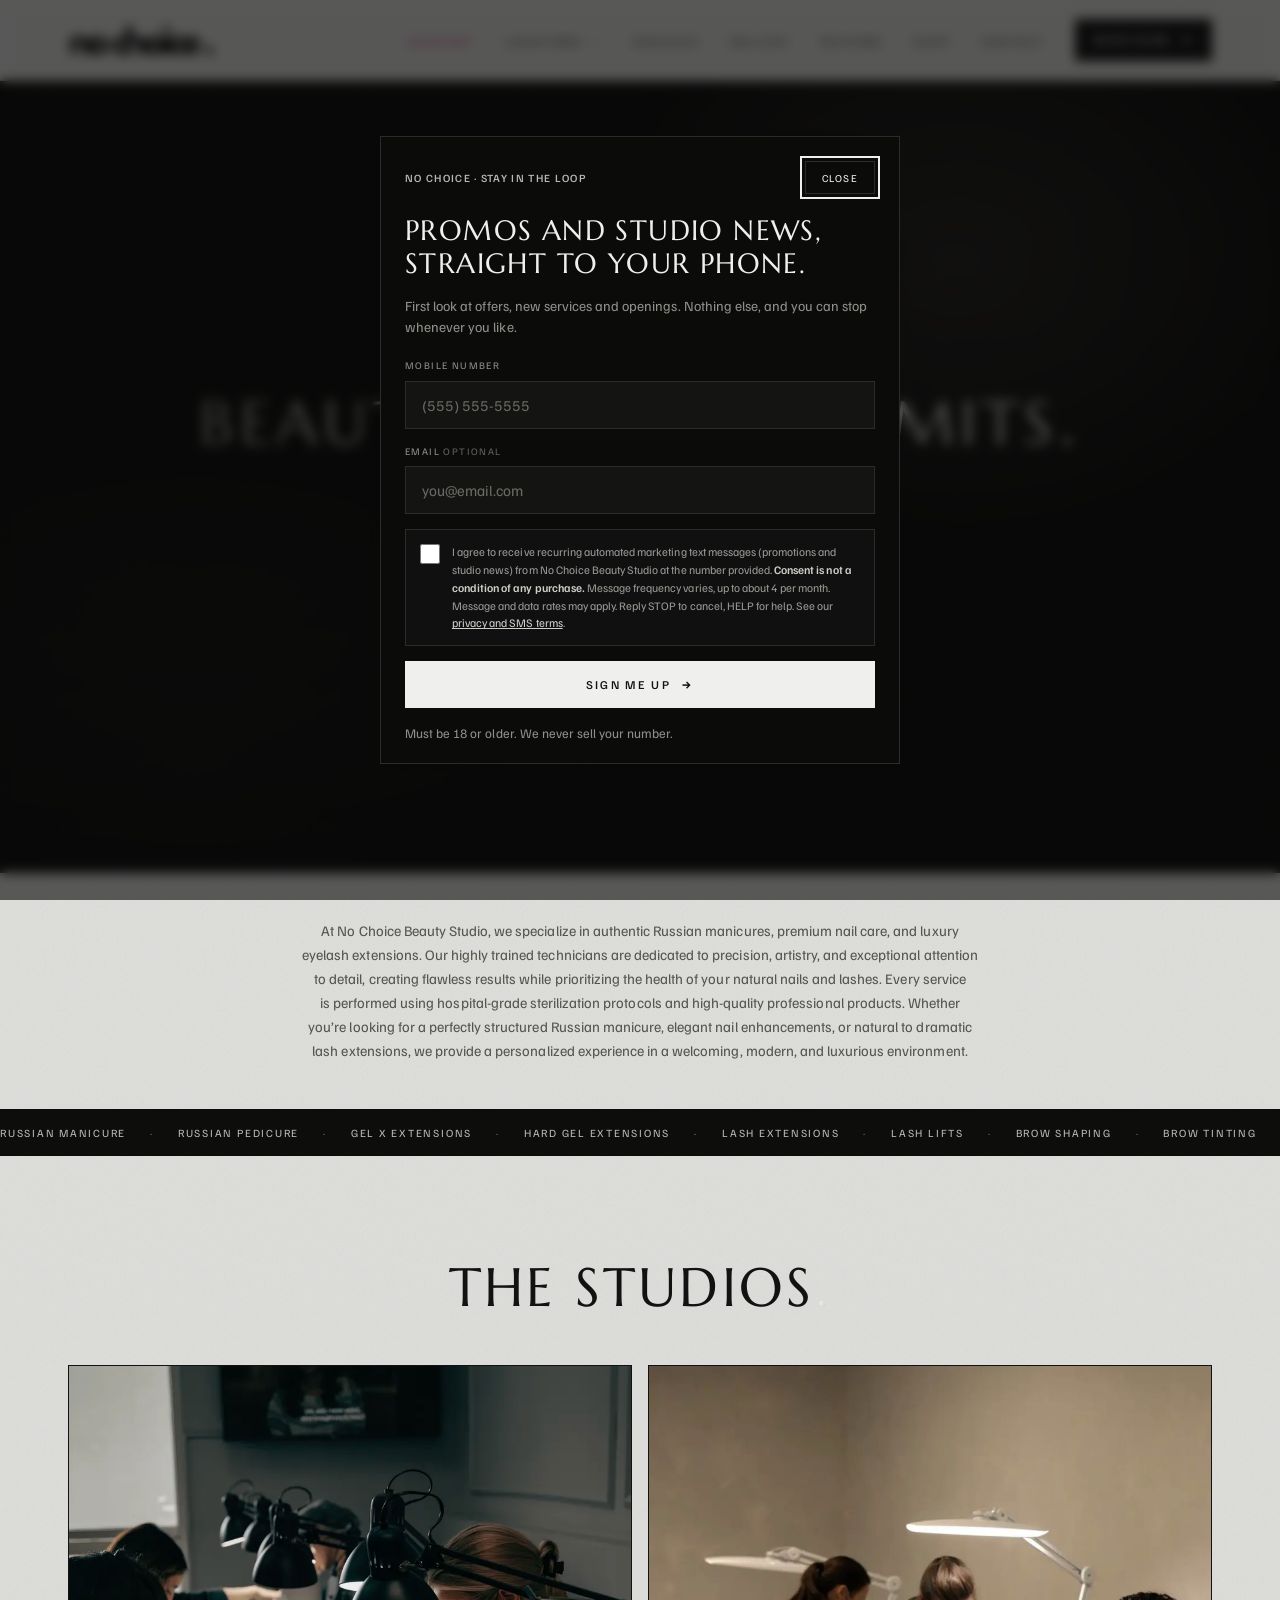
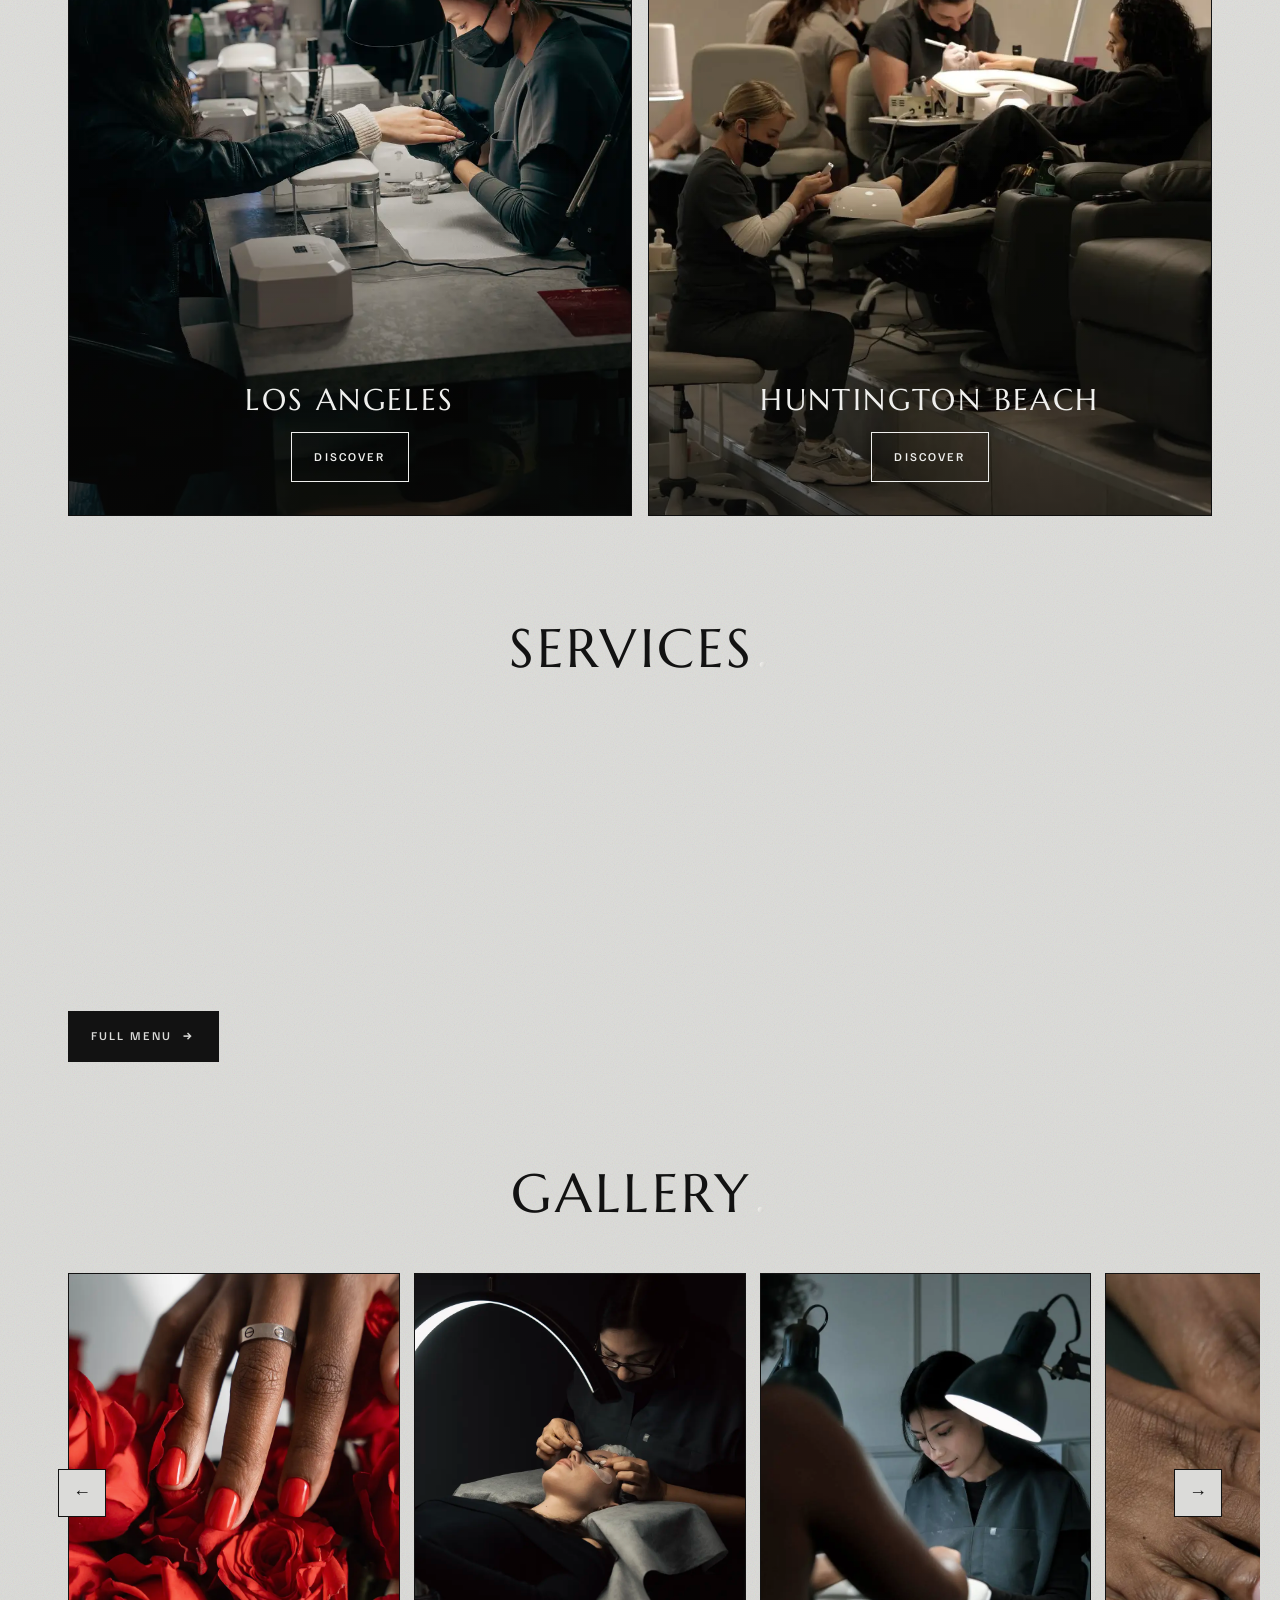
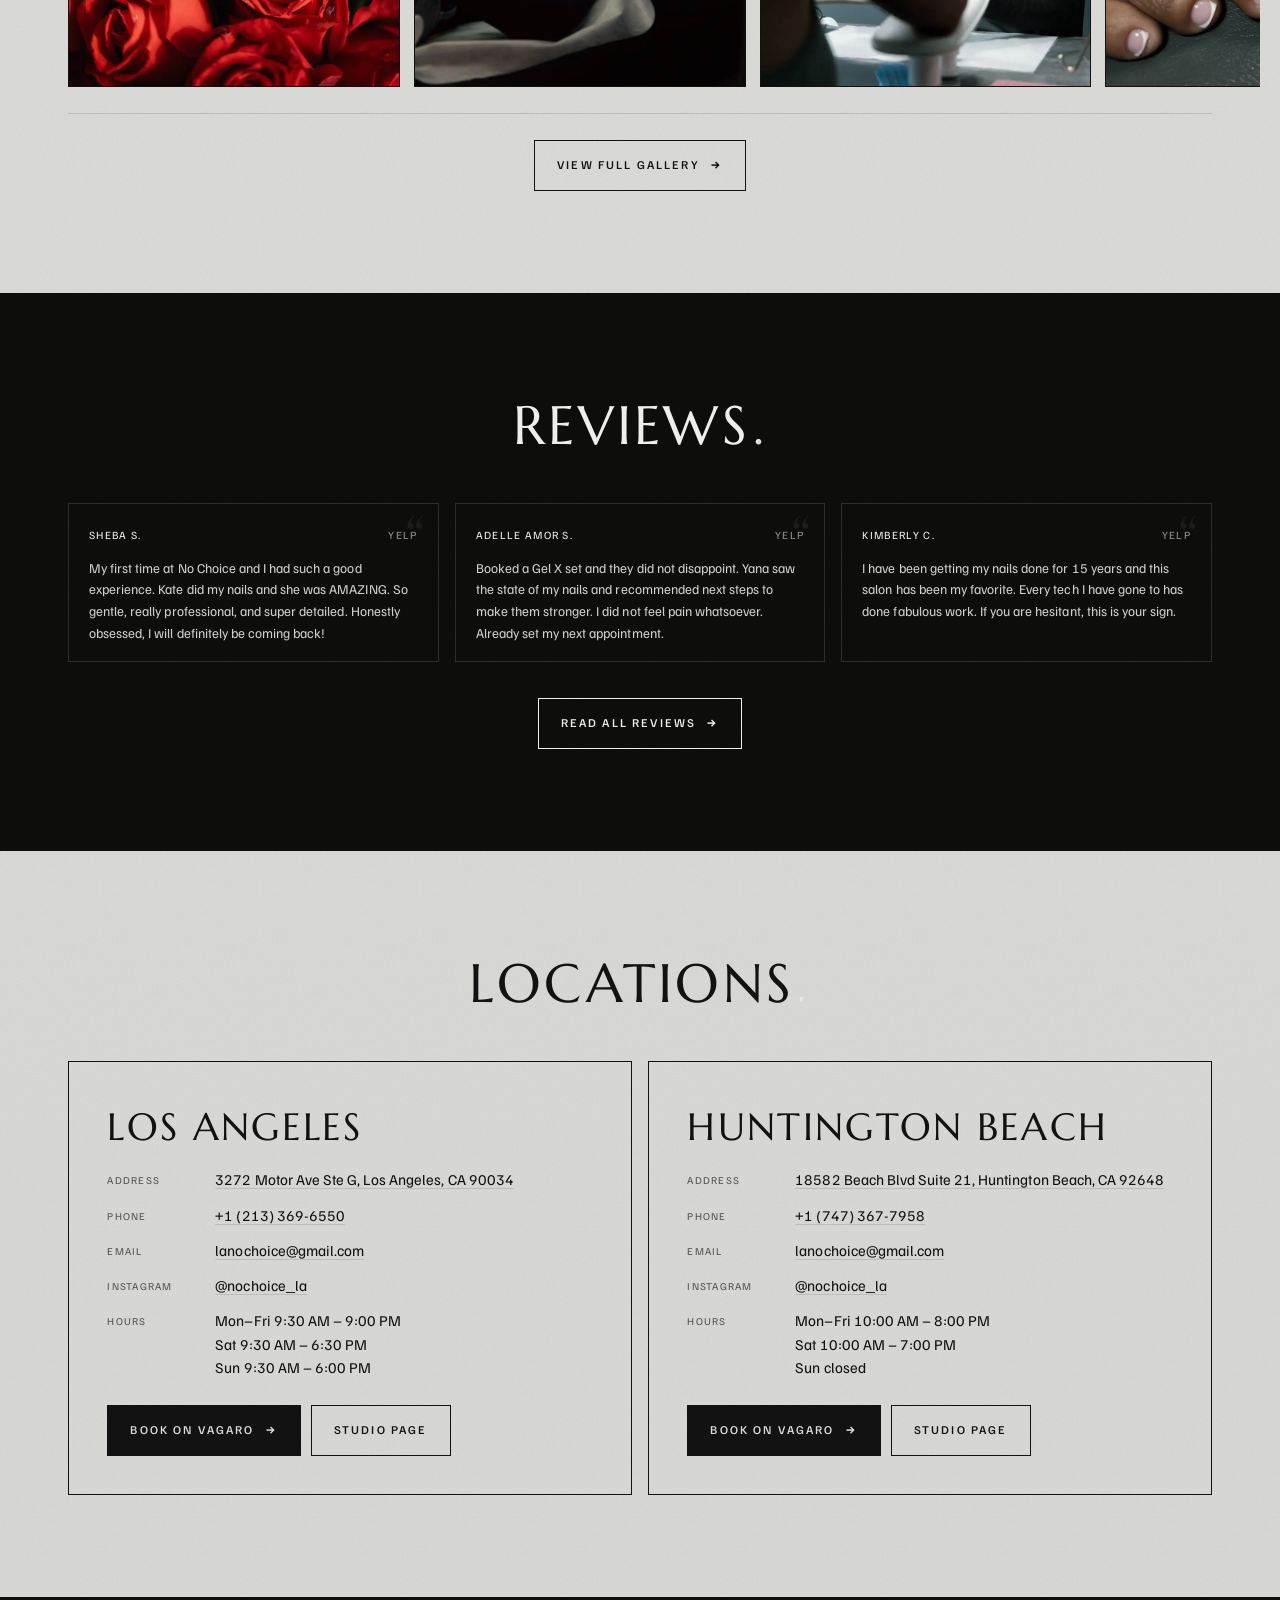
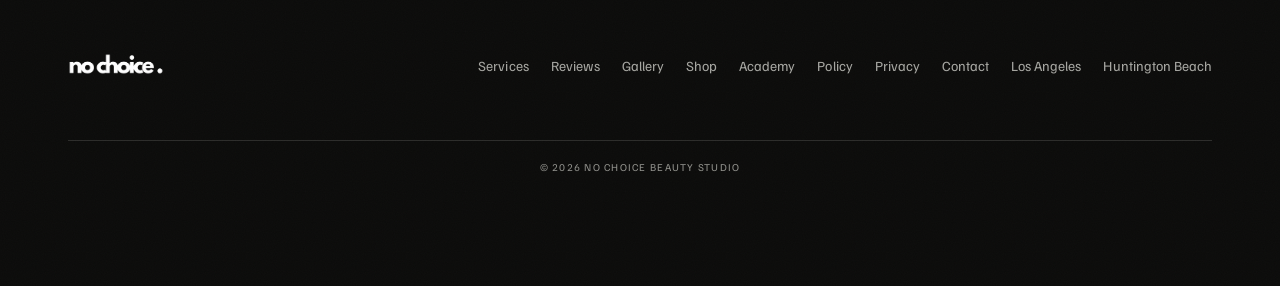
<file: index.html>
<!DOCTYPE html>
<html lang="en">
<head>
  <meta charset="UTF-8">
  <meta name="viewport" content="width=device-width, initial-scale=1.0">
  <title>No Choice Beauty Studio | Russian Manicure, Lashes & Brows in LA & Huntington Beach</title>
  <meta name="description" content="Russian manicure and pedicure, lash extensions, brows and makeup at No Choice Beauty Studio. Two locations: Motor Ave in West LA and Beach Blvd in Huntington Beach. Book on Vagaro.">
  <link rel="canonical" href="https://www.nochoicebeauty.com/">
  <meta name="theme-color" content="#DBDBD9">
  <meta property="og:type" content="website">
  <meta property="og:site_name" content="No Choice Beauty Studio">
  <meta property="og:title" content="No Choice Beauty Studio | Russian Manicure, Lashes & Brows in LA & Huntington Beach">
  <meta property="og:description" content="Russian manicure and pedicure, lash extensions, brows and makeup at No Choice Beauty Studio. Two locations: Motor Ave in West LA and Beach Blvd in Huntington Beach. Book on Vagaro.">
  <meta property="og:url" content="https://www.nochoicebeauty.com/">
  <meta property="og:image" content="https://www.nochoicebeauty.com/assets/og.jpg">
  <meta name="twitter:card" content="summary_large_image">
  <link rel="icon" href="/assets/favicon.ico">
  <link rel="preconnect" href="https://fonts.googleapis.com">
  <link rel="preconnect" href="https://fonts.gstatic.com" crossorigin>
  <link href="https://fonts.googleapis.com/css2?family=Familjen+Grotesk:wght@400..700&family=Fragment+Mono&family=Marcellus&display=swap" rel="stylesheet">
  <link rel="stylesheet" href="/styles.css">
  <script type="application/ld+json">{
  "@context": "https://schema.org",
  "@graph": [
    {
      "@type": "BeautySalon",
      "@id": "https://www.nochoicebeauty.com/#la",
      "name": "No Choice Beauty Studio · Los Angeles",
      "url": "https://www.nochoicebeauty.com/los-angeles/",
      "image": "https://www.nochoicebeauty.com/assets/og.jpg",
      "telephone": "+1-213-369-6550",
      "email": "lanochoice@gmail.com",
      "priceRange": "$$",
      "address": {
        "@type": "PostalAddress",
        "streetAddress": "3272 Motor Ave Ste G",
        "addressLocality": "Los Angeles",
        "addressRegion": "CA",
        "postalCode": "90034",
        "addressCountry": "US"
      },
      "sameAs": [
        "https://www.instagram.com/nochoice_la/",
        "https://www.yelp.com/biz/no-choice-los-angeles-2"
      ],
      "parentOrganization": {
        "@type": "Organization",
        "name": "No Choice Beauty Studio"
      },
      "openingHoursSpecification": [
        {
          "@type": "OpeningHoursSpecification",
          "dayOfWeek": [
            "Monday",
            "Tuesday",
            "Wednesday",
            "Thursday",
            "Friday"
          ],
          "opens": "09:30",
          "closes": "21:00"
        },
        {
          "@type": "OpeningHoursSpecification",
          "dayOfWeek": "Saturday",
          "opens": "09:30",
          "closes": "18:30"
        },
        {
          "@type": "OpeningHoursSpecification",
          "dayOfWeek": "Sunday",
          "opens": "09:30",
          "closes": "18:00"
        }
      ]
    },
    {
      "@type": "BeautySalon",
      "@id": "https://www.nochoicebeauty.com/#hb",
      "name": "No Choice Beauty Studio · Huntington Beach",
      "url": "https://www.nochoicebeauty.com/huntington-beach/",
      "image": "https://www.nochoicebeauty.com/assets/og.jpg",
      "telephone": "+1-747-367-7958",
      "email": "lanochoice@gmail.com",
      "priceRange": "$$",
      "address": {
        "@type": "PostalAddress",
        "streetAddress": "18582 Beach Blvd Suite 21",
        "addressLocality": "Huntington Beach",
        "addressRegion": "CA",
        "postalCode": "92648",
        "addressCountry": "US"
      },
      "sameAs": [
        "https://www.instagram.com/nochoice_la/",
        "https://www.yelp.com/biz/no-choice-beauty-studio-huntington-beach-2"
      ],
      "parentOrganization": {
        "@type": "Organization",
        "name": "No Choice Beauty Studio"
      },
      "openingHoursSpecification": [
        {
          "@type": "OpeningHoursSpecification",
          "dayOfWeek": [
            "Monday",
            "Tuesday",
            "Wednesday",
            "Thursday",
            "Friday"
          ],
          "opens": "10:00",
          "closes": "20:00"
        },
        {
          "@type": "OpeningHoursSpecification",
          "dayOfWeek": "Saturday",
          "opens": "10:00",
          "closes": "19:00"
        }
      ]
    }
  ]
}</script>
</head>
<body>
<header class="nav">
  <div class="wrap nav-in">
    <a class="nav-logo" href="/" aria-label="No Choice Beauty Studio, home">
      <img src="/assets/logo-word.png" alt="no choice." width="148" height="34">
    </a>
    <nav aria-label="Main">
      <ul class="nav-links" id="nav-links">
        <li><a href="/academy/" class="nav-accent">Academy</a></li>
        <li class="has-drop">
          <button class="drop-btn" type="button" aria-expanded="false" aria-haspopup="true">Locations <span class="caret" aria-hidden="true">&#8964;</span></button>
          <ul class="drop">
            <li><a href="/los-angeles/">Los Angeles</a></li>
            <li><a href="/huntington-beach/">Huntington Beach</a></li>
          </ul>
        </li>
        <li><a href="/services/">Services</a></li>
        <li><a href="/gallery/">Gallery</a></li>
        <li><a href="/reviews/">Reviews</a></li>
        <li><a href="/shop/">Shop</a></li>
        <li><a href="/contact/">Contact</a></li>
        <li><a class="btn js-book" href="/contact/#book">Book now <span class="arr">&rarr;</span></a></li>
      </ul>
    </nav>
    <button class="nav-burger" aria-expanded="false" aria-controls="nav-links" aria-label="Open menu"><span class="bar"></span><span class="bar"></span></button>
  </div>
</header>

<main id="main">

  <!-- CINEMATIC HERO (auto-upgrades to video when assets/hero.mp4 exists) -->
  <section class="hero-full" id="hero-media">
    <div class="hero-full-shade" aria-hidden="true"></div>
    <div class="wrap hero-full-inner hero-center">
      <h1 class="display">Beauty Without Limits</h1>
      <div class="hero-cta">
        <a class="btn on-black btn-xl js-book" href="/contact/#book">Book an appointment <span class="arr">&rarr;</span></a>
      </div>
    </div>
  </section>

  <section class="intro">
    <div class="wrap">
      <p>At No Choice Beauty Studio, we specialize in authentic Russian manicures, premium nail care, and luxury eyelash extensions. Our highly trained technicians are dedicated to precision, artistry, and exceptional attention to detail, creating flawless results while prioritizing the health of your natural nails and lashes. Every service is performed using hospital-grade sterilization protocols and high-quality professional products. Whether you’re looking for a perfectly structured Russian manicure, elegant nail enhancements, or natural to dramatic lash extensions, we provide a personalized experience in a welcoming, modern, and luxurious environment.</p>
    </div>
  </section>

  <div class="marquee" aria-hidden="true">
    <div class="marquee-track"><span>Russian manicure</span><span>Russian pedicure</span><span>Gel X extensions</span><span>Hard gel extensions</span><span>Lash extensions</span><span>Lash lifts</span><span>Brow shaping</span><span>Brow tinting</span><span>Brow lamination</span><span>Makeup</span><span>Hair, Huntington Beach</span><span>Russian manicure</span><span>Russian pedicure</span><span>Gel X extensions</span><span>Hard gel extensions</span><span>Lash extensions</span><span>Lash lifts</span><span>Brow shaping</span><span>Brow tinting</span><span>Brow lamination</span><span>Makeup</span><span>Hair, Huntington Beach</span></div>
  </div>

  <!-- THE STUDIOS -->
  <section class="block">
    <div class="wrap">
      <div class="sec-head">
        <h2 class="display">The Studios</h2>
        <span class="rule"></span>
      </div>
      <div class="studio-cards">
        <a class="cat rv" href="/los-angeles/">
          <div class="stu-media">
            <figure class="frame" style="--ar: 3 / 4;">
              <img src="/assets/studio-la.webp" alt="Inside the No Choice Beauty Studio in Los Angeles: techs at work along the manicure bar" loading="lazy" width="1000" height="1250">
            </figure>
            <div class="stu-overlay">
              <span class="stu-name">Los Angeles</span>
              <span class="btn ghost on-black">Discover</span>
            </div>
          </div>
        </a>
        <a class="cat rv" href="/huntington-beach/">
          <div class="stu-media">
            <figure class="frame" style="--ar: 3 / 4;">
              <img src="/assets/studio-hb.webp" alt="Inside the No Choice Beauty Studio in Huntington Beach: techs working at their stations" loading="lazy" width="1000" height="1334">
            </figure>
            <div class="stu-overlay">
              <span class="stu-name">Huntington Beach</span>
              <span class="btn ghost on-black">Discover</span>
            </div>
          </div>
        </a>
      </div>
    </div>
  </section>

  <!-- SERVICES TEASER -->
  <section class="block" style="padding-top:0;">
    <div class="wrap">
      <div class="sec-head">
        <h2 class="display">Services</h2>
        <span class="rule"></span>
      </div>
      <div class="cat-grid is-five">
        <a class="cat rv" href="/services/#menu-nails">
          <figure class="frame" style="--ar: 1 / 1;">
              <img src="/assets/cat-nails.webp" alt="Pink stiletto set with black nail art by No Choice Beauty Studio" loading="lazy" width="1000" height="1000">
            </figure>
          <div class="cat-label"><span>nails</span><span class="arr">&rarr;</span></div>
        </a>
        <!-- Hair: awaiting the owners' photo. Swap .cat-ph for a <figure class="frame">
             once assets/cat-hair.webp exists; the tile is designed to stand on its own
             until then rather than sit empty. -->
        <a class="cat rv" href="/services/#menu-hair">
          <div class="cat-ph">
            <span class="cat-ph-tag chrome-light">New</span>
            <span class="cat-ph-note">Huntington Beach only</span>
          </div>
          <div class="cat-label"><span>hair</span><span class="arr">&rarr;</span></div>
        </a>
        <a class="cat rv" href="/services/#menu-eyelashes">
          <figure class="frame" style="--ar: 1 / 1;">
  <img src="/assets/cat-lashes.webp" alt="Volume lash extensions, close portrait" loading="lazy" width="1000" height="1250">
</figure>
          <div class="cat-label"><span>eyelashes</span><span class="arr">&rarr;</span></div>
        </a>
        <a class="cat rv" href="/services/#menu-eyebrows">
          <figure class="frame" style="--ar: 1 / 1;">
  <img src="/assets/cat-brows.webp" alt="Brow shaping in progress, black and white portrait" loading="lazy" width="1000" height="1250">
</figure>
          <div class="cat-label"><span>eyebrows</span><span class="arr">&rarr;</span></div>
        </a>
        <a class="cat rv" href="/services/#menu-makeup">
          <figure class="frame" style="--ar: 1 / 1;">
  <img src="/assets/cat-makeup.webp" alt="Editorial makeup look by No Choice Beauty Studio" loading="lazy" width="1000" height="1240">
</figure>
          <div class="cat-label"><span>makeup</span><span class="arr">&rarr;</span></div>
        </a>
      </div>
      <div class="menu-foot"><a class="btn" href="/services/">Full menu <span class="arr">&rarr;</span></a></div>
    </div>
  </section>

  <!-- WORK TEASER -->
  <section class="block" style="padding-top:0;">
    <div class="wrap">
      <div class="sec-head">
        <h2 class="display">Gallery</h2>
        <span class="rule"></span>
      </div>
      <div class="carousel">
        <div class="car-track" tabindex="0" aria-label="Gallery carousel">
        <div class="car-slide">
          <figure class="frame" style="--ar: 4 / 5;">
            <img src="/assets/gallery-01.webp" alt="Cherry-red gel manicure resting on a bouquet of red roses" loading="lazy" width="1000" height="1250">
          </figure>
        </div>
        <div class="car-slide">
          <figure class="frame" style="--ar: 4 / 5;">
            <img src="/assets/gallery-04.webp" alt="Volume lash extensions being applied under a ring light" loading="lazy" width="1000" height="1250">
          </figure>
        </div>
        <div class="car-slide">
          <figure class="frame" style="--ar: 4 / 5;">
            <img src="/assets/gallery-02.webp" alt="Nail tech at work under the lamp at No Choice Beauty Studio" loading="lazy" width="853" height="1280">
          </figure>
        </div>
        <div class="car-slide">
          <figure class="frame" style="--ar: 4 / 5;">
            <img src="/assets/gallery-05.webp" alt="Pink-and-white French pedicure, close-up" loading="lazy" width="853" height="1280">
          </figure>
        </div>
        <div class="car-slide">
          <figure class="frame" style="--ar: 4 / 5;">
            <img src="/assets/gallery-12.webp" alt="Lash appointment seen through the studio’s shimmer curtain" loading="lazy" width="853" height="1280">
          </figure>
        </div>
        <div class="car-slide">
          <figure class="frame" style="--ar: 4 / 5;">
            <img src="/assets/gallery-07.webp" alt="Client smiling at the nail station during her appointment" loading="lazy" width="1000" height="1250">
          </figure>
        </div>
        </div>
        <div class="car-foot">
          <div class="car-progress" aria-hidden="true"><i></i></div>
          <div class="car-nav">
            <button class="car-btn prev" type="button" aria-label="Previous photos">&larr;</button>
            <button class="car-btn next" type="button" aria-label="Next photos">&rarr;</button>
          </div>
        </div>
      </div>
      <div class="menu-foot" style="justify-content:center;">
        <a class="btn ghost" href="/gallery/">View full gallery <span class="arr">&rarr;</span></a>
      </div>
    </div>
  </section>

  <!-- REVIEWS -->
  <section class="block on-dark">
    <div class="wrap">
      <div class="sec-head">
        <h2 class="display">Reviews</h2>
        <span class="rule"></span>
      </div>
      <div class="rev-grid rev-3">
        <article class="rev rv">
          <div class="rev-top"><span>Sheba S.</span><span class="d">Yelp</span></div>
          <p>My first time at No Choice and I had such a good experience. Kate did my nails and she was AMAZING. So gentle, really professional, and super detailed. Honestly obsessed, I will definitely be coming back!</p>
        </article>
        <article class="rev rv">
          <div class="rev-top"><span>Adelle Amor S.</span><span class="d">Yelp</span></div>
          <p>Booked a Gel X set and they did not disappoint. Yana saw the state of my nails and recommended next steps to make them stronger. I did not feel pain whatsoever. Already set my next appointment.</p>
        </article>
        <article class="rev rv">
          <div class="rev-top"><span>Kimberly C.</span><span class="d">Yelp</span></div>
          <p>I have been getting my nails done for 15 years and this salon has been my favorite. Every tech I have gone to has done fabulous work. If you are hesitant, this is your sign.</p>
        </article>
      </div>
      <div class="rev-cta" style="justify-content:center;">
        <a class="btn ghost on-black" href="/reviews/">Read all reviews <span class="arr">&rarr;</span></a>
      </div>
    </div>
  </section>

  <!-- LOCATIONS -->
  <section class="block" id="book">
    <div class="wrap">
      <div class="sec-head">
        <h2 class="display">Locations</h2>
        <span class="rule"></span>
      </div>
      <div class="loc-grid">
        <div class="loc rv">
          <h3 class="display">Los Angeles</h3>
          <dl>
            <dt>Address</dt><dd><a href="https://www.google.com/maps/search/?api=1&amp;query=No%20Choice%20Beauty%20Studio%203272%20Motor%20Ave%20Ste%20G%20Los%20Angeles%20CA%2090034" target="_blank" rel="noopener">3272 Motor Ave Ste G, Los Angeles, CA 90034</a></dd>
            <dt>Phone</dt><dd><a href="tel:+12133696550">+1 (213) 369-6550</a></dd>
            <dt>Email</dt><dd><a href="mailto:lanochoice@gmail.com">lanochoice@gmail.com</a></dd>
            <dt>Instagram</dt><dd><a href="https://www.instagram.com/nochoice_la/" target="_blank" rel="noopener">@nochoice_la</a></dd>
            <dt>Hours</dt><dd>Mon&ndash;Fri 9:30 AM &ndash; 9:00 PM<br>Sat 9:30 AM &ndash; 6:30 PM<br>Sun 9:30 AM &ndash; 6:00 PM</dd>
          </dl>
          <div class="loc-cta">
            <a class="btn" href="https://www.vagaro.com/nochoice" target="_blank" rel="noopener">Book on Vagaro <span class="arr">&rarr;</span></a>
            <a class="btn ghost" href="/los-angeles/">Studio page</a>
          </div>
        </div>
        <div class="loc rv">
          <h3 class="display">Huntington Beach</h3>
          <dl>
            <dt>Address</dt><dd><a href="https://www.google.com/maps/search/?api=1&amp;query=No%20Choice%20Beauty%20Studio%2018582%20Beach%20Blvd%20Suite%2021%20Huntington%20Beach%20CA%2092648" target="_blank" rel="noopener">18582 Beach Blvd Suite 21, Huntington Beach, CA 92648</a></dd>
            <dt>Phone</dt><dd><a href="tel:+17473677958">+1 (747) 367-7958</a></dd>
            <dt>Email</dt><dd><a href="mailto:lanochoice@gmail.com">lanochoice@gmail.com</a></dd>
            <dt>Instagram</dt><dd><a href="https://www.instagram.com/nochoice_la/" target="_blank" rel="noopener">@nochoice_la</a></dd>
            <dt>Hours</dt><dd>Mon&ndash;Fri 10:00 AM &ndash; 8:00 PM<br>Sat 10:00 AM &ndash; 7:00 PM<br>Sun closed</dd>
          </dl>
          <div class="loc-cta">
            <a class="btn" href="https://www.vagaro.com/nochoicehuntingtonbeach" target="_blank" rel="noopener">Book on Vagaro <span class="arr">&rarr;</span></a>
            <a class="btn ghost" href="/huntington-beach/">Studio page</a>
          </div>
        </div>
      </div>
    </div>
  </section>

</main>

<dialog class="book-modal" id="book-modal" aria-label="Choose a studio to book">
  <div class="bm-in">
    <div class="bm-head">
      <p class="mono-sm">Book an appointment</p>
      <button class="bm-close" aria-label="Close booking menu">Close</button>
    </div>
    <p class="bm-sub">Choose your studio. Booking opens on Vagaro.</p>
    <a class="bm-city" href="https://www.vagaro.com/nochoice" target="_blank" rel="noopener">
      <span class="bm-name">los angeles</span>
      <span class="bm-meta">3272 Motor Ave Ste G, Los Angeles</span>
      <span class="bm-arr">&rarr;</span>
    </a>
    <a class="bm-city" href="https://www.vagaro.com/nochoicehuntingtonbeach" target="_blank" rel="noopener">
      <span class="bm-name">huntington beach</span>
      <span class="bm-meta">18582 Beach Blvd Suite 21, Huntington Beach</span>
      <span class="bm-arr">&rarr;</span>
    </a>
    <p class="bm-foot">Studio details: <a href="/los-angeles/">Los Angeles</a> &middot; <a href="/huntington-beach/">Huntington Beach</a> &nbsp;&nbsp;Questions? DM <a href="https://www.instagram.com/nochoice_la/" target="_blank" rel="noopener">@nochoice_la</a></p>
  </div>
</dialog>

<footer>
  <div class="wrap foot-in">
    <img src="/assets/logo-word-white.png" alt="no choice.">
    <ul class="foot-links">
      <li><a href="/services/">Services</a></li>
      <li><a href="/reviews/">Reviews</a></li>
      <li><a href="/gallery/">Gallery</a></li>
      <li><a href="/shop/">Shop</a></li>
      <li><a href="/academy/">Academy</a></li>
      <li><a href="/policy/">Policy</a></li>
      <li><a href="/privacy/">Privacy</a></li>
      <li><a href="/contact/">Contact</a></li>
      <li><a href="/los-angeles/">Los Angeles</a></li>
      <li><a href="/huntington-beach/">Huntington Beach</a></li>
    </ul>
    <div class="foot-note">
      <span>&copy; <span id="yr">2026</span> No Choice Beauty Studio</span>
    </div>
  </div>
</footer>

<div class="bookbar" aria-label="Book an appointment">
  <a class="js-book" href="/contact/#book">Book an appointment</a>
</div>

<!-- Netlify parses forms out of static HTML at deploy time. The real sign-up form is
     built by script.js, so this hidden copy is what registers the "newsletter" form and
     its fields. Keep the field names in sync with the modal. Do not delete. -->
<form name="newsletter" data-netlify="true" netlify-honeypot="company" hidden>
  <input type="tel" name="phone">
  <input type="email" name="email">
  <input type="text" name="consent">
  <input type="text" name="consent_text">
  <input type="text" name="consent_at">
  <input type="text" name="source_page">
  <input type="text" name="company">
</form>

<script src="/assets/lenis.min.js" defer></script>
<script src="/script.js" defer></script>
</body>
</html>
</file>
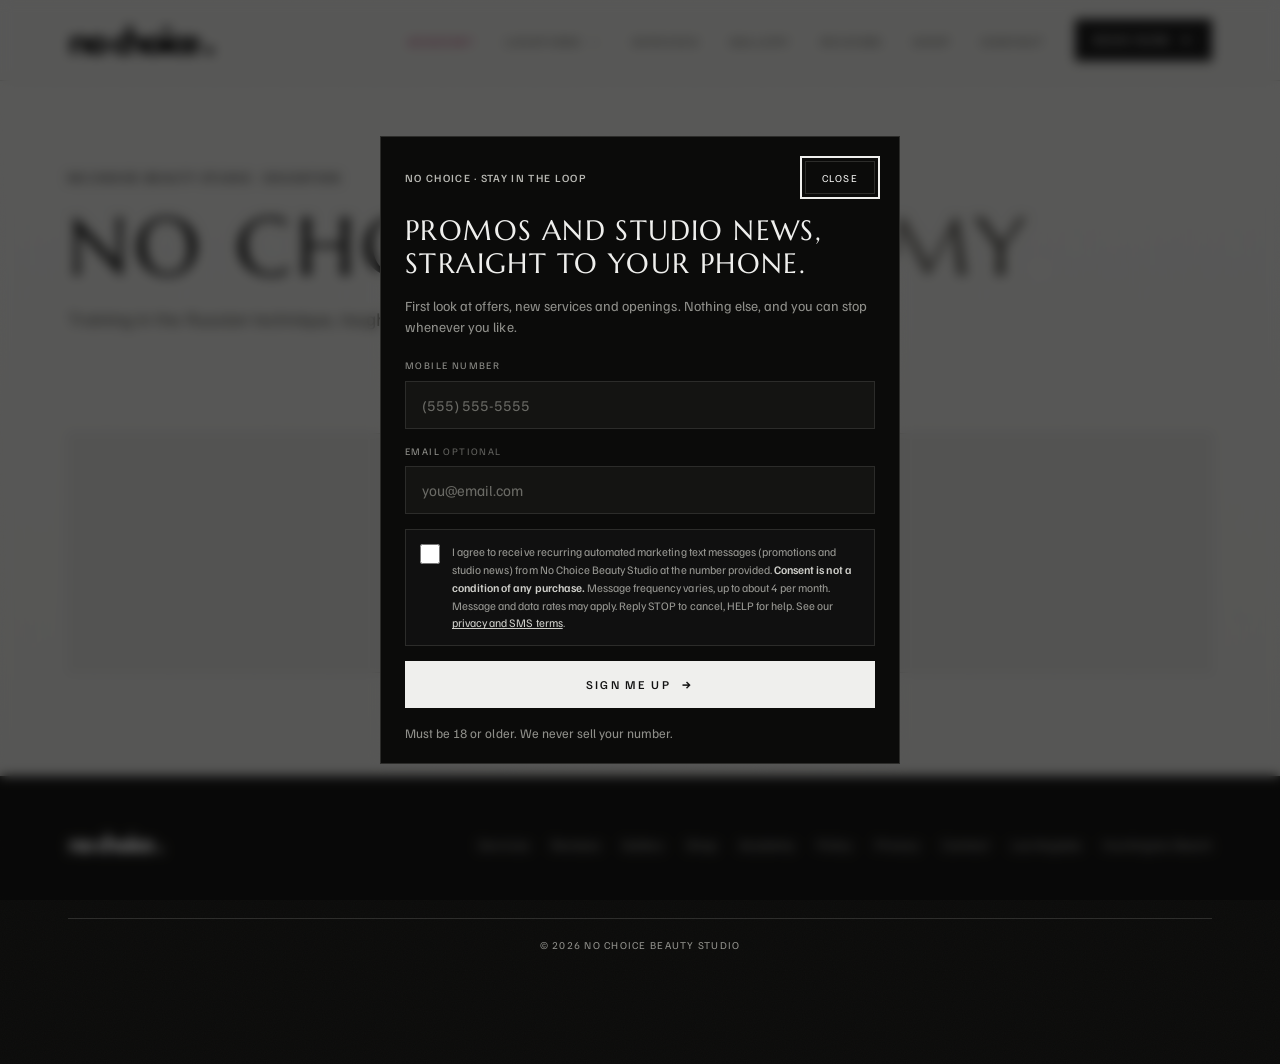
<file: academy/index.html>
<!DOCTYPE html>
<html lang="en">
<head>
  <meta charset="UTF-8">
  <meta name="viewport" content="width=device-width, initial-scale=1.0">
  <title>No Choice Academy | Training in the Russian Technique</title>
  <meta name="description" content="No Choice Academy: hands-on training in the Russian manicure technique from the No Choice Beauty Studio team in LA and Huntington Beach. The program is in development, with curriculum, dates and enrollment to be announced.">
  <link rel="canonical" href="https://www.nochoicebeauty.com/academy/">
  <meta name="theme-color" content="#DBDBD9">
  <meta property="og:type" content="website">
  <meta property="og:site_name" content="No Choice Beauty Studio">
  <meta property="og:title" content="No Choice Academy | Training in the Russian Technique">
  <meta property="og:description" content="No Choice Academy: hands-on training in the Russian manicure technique from the No Choice Beauty Studio team in LA and Huntington Beach. The program is in development, with curriculum, dates and enrollment to be announced.">
  <meta property="og:url" content="https://www.nochoicebeauty.com/academy/">
  <meta property="og:image" content="https://www.nochoicebeauty.com/assets/og.jpg">
  <meta name="twitter:card" content="summary_large_image">
  <link rel="icon" href="/assets/favicon.ico">
  <link rel="preconnect" href="https://fonts.googleapis.com">
  <link rel="preconnect" href="https://fonts.gstatic.com" crossorigin>
  <link href="https://fonts.googleapis.com/css2?family=Familjen+Grotesk:wght@400..700&family=Fragment+Mono&family=Marcellus&display=swap" rel="stylesheet">
  <link rel="stylesheet" href="/styles.css">
</head>
<body>
<header class="nav">
  <div class="wrap nav-in">
    <a class="nav-logo" href="/" aria-label="No Choice Beauty Studio, home">
      <img src="/assets/logo-word.png" alt="no choice." width="148" height="34">
    </a>
    <nav aria-label="Main">
      <ul class="nav-links" id="nav-links">
        <li><a href="/academy/" class="nav-accent" aria-current="page">Academy</a></li>
        <li class="has-drop">
          <button class="drop-btn" type="button" aria-expanded="false" aria-haspopup="true">Locations <span class="caret" aria-hidden="true">&#8964;</span></button>
          <ul class="drop">
            <li><a href="/los-angeles/">Los Angeles</a></li>
            <li><a href="/huntington-beach/">Huntington Beach</a></li>
          </ul>
        </li>
        <li><a href="/services/">Services</a></li>
        <li><a href="/gallery/">Gallery</a></li>
        <li><a href="/reviews/">Reviews</a></li>
        <li><a href="/shop/">Shop</a></li>
        <li><a href="/contact/">Contact</a></li>
        <li><a class="btn js-book" href="/contact/#book">Book now <span class="arr">&rarr;</span></a></li>
      </ul>
    </nav>
    <button class="nav-burger" aria-expanded="false" aria-controls="nav-links" aria-label="Open menu"><span class="bar"></span><span class="bar"></span></button>
  </div>
</header>

<main id="main">
  <section class="page-hero">
    <div class="wrap">
      <p class="mono">No Choice Beauty Studio &middot; Education</p>
      <h1 class="display">No choice <span class="chrome">academy</span></h1>
      <p class="addr">Training in the Russian technique, taught by the techs who use it on clients every day.</p>
    </div>
  </section>

  <section class="block" style="padding-top:clamp(36px,5vw,64px);">
    <div class="wrap">
      <div class="cta-panel rv">
        <p class="mono-sm">Coming soon</p>
        <p>Courses, dates and pricing will be announced here. Tell us now if you want a seat and we will come back to you first.</p>
        <div class="hero-cta">
          <a class="btn" href="mailto:lanochoice@gmail.com?subject=No%20Choice%20Academy%20waitlist">Email the studio <span class="arr">&rarr;</span></a>
          <a class="btn ghost" href="https://www.instagram.com/nochoice_la/" target="_blank" rel="noopener">DM @nochoice_la</a>
        </div>
      </div>
    </div>
  </section>
</main>

<dialog class="book-modal" id="book-modal" aria-label="Choose a studio to book">
  <div class="bm-in">
    <div class="bm-head">
      <p class="mono-sm">Book an appointment</p>
      <button class="bm-close" aria-label="Close booking menu">Close</button>
    </div>
    <p class="bm-sub">Choose your studio. Booking opens on Vagaro.</p>
    <a class="bm-city" href="https://www.vagaro.com/nochoice" target="_blank" rel="noopener">
      <span class="bm-name">los angeles</span>
      <span class="bm-meta">3272 Motor Ave Ste G, Los Angeles</span>
      <span class="bm-arr">&rarr;</span>
    </a>
    <a class="bm-city" href="https://www.vagaro.com/nochoicehuntingtonbeach" target="_blank" rel="noopener">
      <span class="bm-name">huntington beach</span>
      <span class="bm-meta">18582 Beach Blvd Suite 21, Huntington Beach</span>
      <span class="bm-arr">&rarr;</span>
    </a>
    <p class="bm-foot">Studio details: <a href="/los-angeles/">Los Angeles</a> &middot; <a href="/huntington-beach/">Huntington Beach</a> &nbsp;&nbsp;Questions? DM <a href="https://www.instagram.com/nochoice_la/" target="_blank" rel="noopener">@nochoice_la</a></p>
  </div>
</dialog>

<footer>
  <div class="wrap foot-in">
    <img src="/assets/logo-word-white.png" alt="no choice.">
    <ul class="foot-links">
      <li><a href="/services/">Services</a></li>
      <li><a href="/reviews/">Reviews</a></li>
      <li><a href="/gallery/">Gallery</a></li>
      <li><a href="/shop/">Shop</a></li>
      <li><a href="/academy/">Academy</a></li>
      <li><a href="/policy/">Policy</a></li>
      <li><a href="/privacy/">Privacy</a></li>
      <li><a href="/contact/">Contact</a></li>
      <li><a href="/los-angeles/">Los Angeles</a></li>
      <li><a href="/huntington-beach/">Huntington Beach</a></li>
    </ul>
    <div class="foot-note">
      <span>&copy; <span id="yr">2026</span> No Choice Beauty Studio</span>
    </div>
  </div>
</footer>

<div class="bookbar" aria-label="Book an appointment">
  <a class="js-book" href="/contact/#book">Book an appointment</a>
</div>

<script src="/assets/lenis.min.js" defer></script>
<script src="/script.js" defer></script>
</body>
</html>
</file>
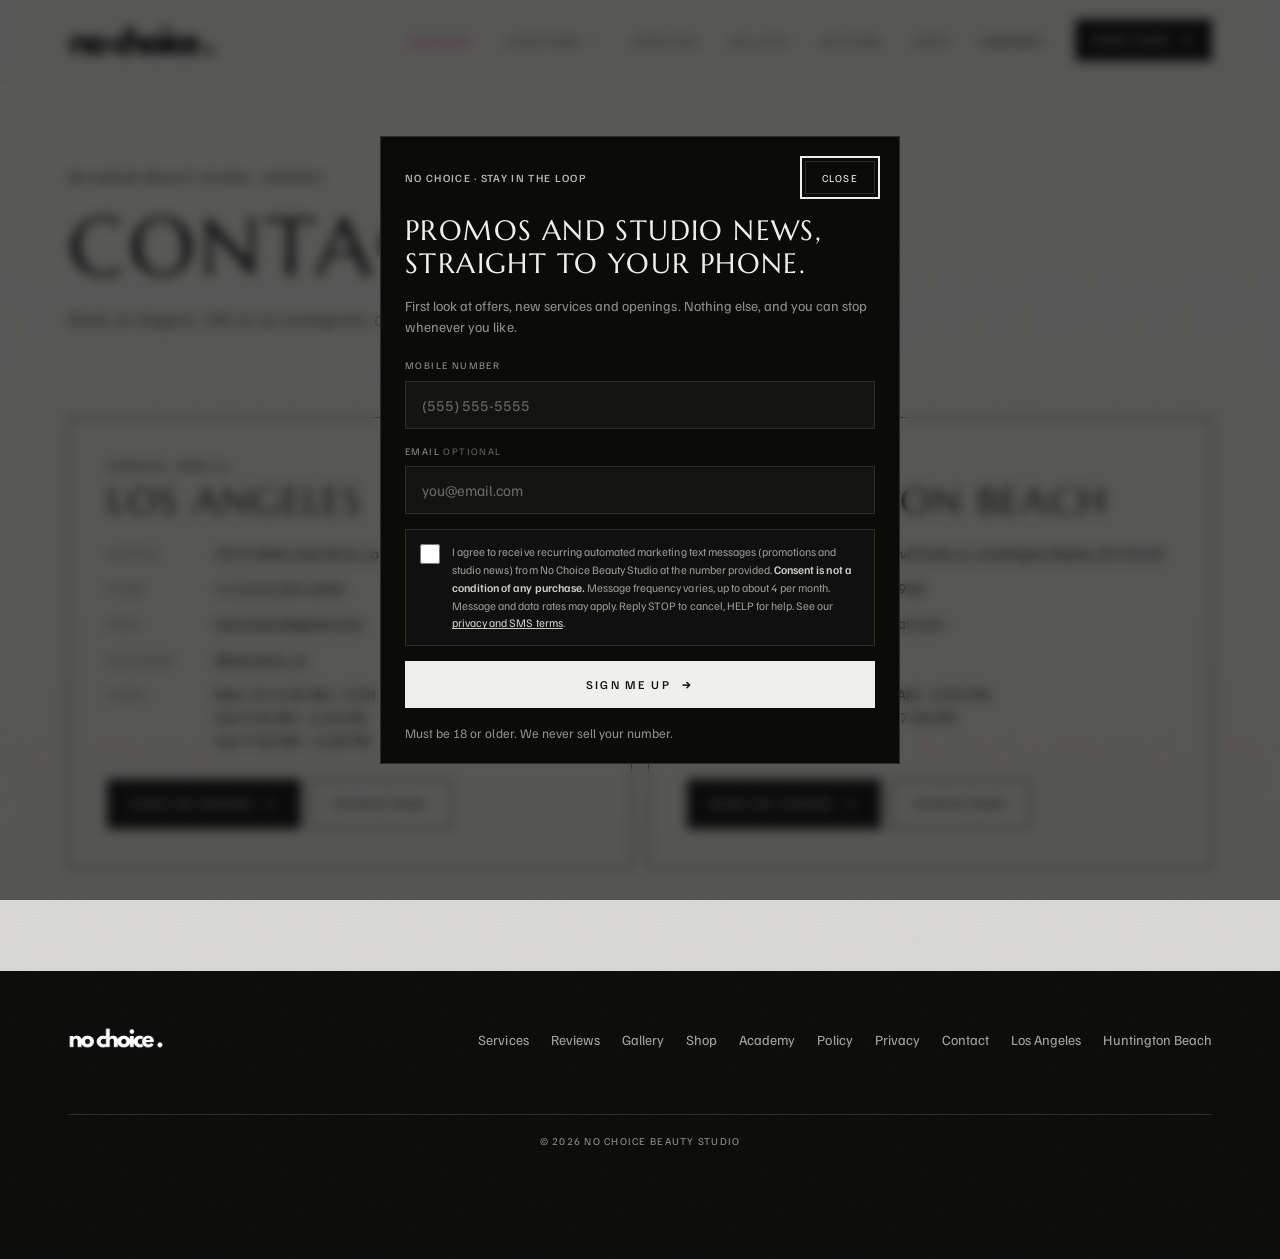
<file: contact/index.html>
<!DOCTYPE html>
<html lang="en">
<head>
  <meta charset="UTF-8">
  <meta name="viewport" content="width=device-width, initial-scale=1.0">
  <title>Contact & Locations | No Choice Beauty Studio in West LA & Huntington Beach</title>
  <meta name="description" content="Book, call or visit No Choice Beauty Studio: 3272 Motor Ave Ste G in West LA and 18582 Beach Blvd Suite 21 in Huntington Beach. By appointment on Vagaro.">
  <link rel="canonical" href="https://www.nochoicebeauty.com/contact/">
  <meta name="theme-color" content="#DBDBD9">
  <meta property="og:type" content="website">
  <meta property="og:site_name" content="No Choice Beauty Studio">
  <meta property="og:title" content="Contact & Locations | No Choice Beauty Studio in West LA & Huntington Beach">
  <meta property="og:description" content="Book, call or visit No Choice Beauty Studio: 3272 Motor Ave Ste G in West LA and 18582 Beach Blvd Suite 21 in Huntington Beach. By appointment on Vagaro.">
  <meta property="og:url" content="https://www.nochoicebeauty.com/contact/">
  <meta property="og:image" content="https://www.nochoicebeauty.com/assets/og.jpg">
  <meta name="twitter:card" content="summary_large_image">
  <link rel="icon" href="/assets/favicon.ico">
  <link rel="preconnect" href="https://fonts.googleapis.com">
  <link rel="preconnect" href="https://fonts.gstatic.com" crossorigin>
  <link href="https://fonts.googleapis.com/css2?family=Familjen+Grotesk:wght@400..700&family=Fragment+Mono&family=Marcellus&display=swap" rel="stylesheet">
  <link rel="stylesheet" href="/styles.css">
</head>
<body>
<header class="nav">
  <div class="wrap nav-in">
    <a class="nav-logo" href="/" aria-label="No Choice Beauty Studio, home">
      <img src="/assets/logo-word.png" alt="no choice." width="148" height="34">
    </a>
    <nav aria-label="Main">
      <ul class="nav-links" id="nav-links">
        <li><a href="/academy/" class="nav-accent">Academy</a></li>
        <li class="has-drop">
          <button class="drop-btn" type="button" aria-expanded="false" aria-haspopup="true">Locations <span class="caret" aria-hidden="true">&#8964;</span></button>
          <ul class="drop">
            <li><a href="/los-angeles/">Los Angeles</a></li>
            <li><a href="/huntington-beach/">Huntington Beach</a></li>
          </ul>
        </li>
        <li><a href="/services/">Services</a></li>
        <li><a href="/gallery/">Gallery</a></li>
        <li><a href="/reviews/">Reviews</a></li>
        <li><a href="/shop/">Shop</a></li>
        <li><a href="/contact/" aria-current="page">Contact</a></li>
        <li><a class="btn js-book" href="/contact/#book">Book now <span class="arr">&rarr;</span></a></li>
      </ul>
    </nav>
    <button class="nav-burger" aria-expanded="false" aria-controls="nav-links" aria-label="Open menu"><span class="bar"></span><span class="bar"></span></button>
  </div>
</header>

<main id="main">
  <section class="page-hero">
    <div class="wrap">
      <p class="mono">No Choice Beauty Studio &middot; Contact</p>
      <h1 class="display">Contact</h1>
      <p class="addr">Book on Vagaro, DM us on Instagram, or come see the studios.</p>
    </div>
  </section>

  <section class="block" id="book" style="padding-top:clamp(28px,4vw,48px);">
    <div class="wrap">
      <div class="loc-grid">
        <div class="loc rv">
          <p class="mono-sm">Studio 01 &middot; West LA</p>
          <h3 class="display">Los Angeles</h3>
          <dl>
            <dt>Address</dt><dd><a href="https://www.google.com/maps/search/?api=1&amp;query=No%20Choice%20Beauty%20Studio%203272%20Motor%20Ave%20Ste%20G%20Los%20Angeles%20CA%2090034" target="_blank" rel="noopener">3272 Motor Ave Ste G, Los Angeles, CA 90034</a></dd>
            <dt>Phone</dt><dd><a href="tel:+12133696550">+1 (213) 369-6550</a></dd>
            <dt>Email</dt><dd><a href="mailto:lanochoice@gmail.com">lanochoice@gmail.com</a></dd>
            <dt>Instagram</dt><dd><a href="https://www.instagram.com/nochoice_la/" target="_blank" rel="noopener">@nochoice_la</a></dd>
            <dt>Hours</dt><dd>Mon&ndash;Fri 9:30 AM &ndash; 9:00 PM<br>Sat 9:30 AM &ndash; 6:30 PM<br>Sun 9:30 AM &ndash; 6:00 PM</dd>
          </dl>
          <div class="loc-cta">
            <a class="btn" href="https://www.vagaro.com/nochoice" target="_blank" rel="noopener">Book on Vagaro <span class="arr">&rarr;</span></a>
            <a class="btn ghost" href="/los-angeles/">Studio page</a>
          </div>
        </div>
        <div class="loc rv">
          <p class="mono-sm">Studio 02 &middot; Orange County</p>
          <h3 class="display">Huntington Beach</h3>
          <dl>
            <dt>Address</dt><dd><a href="https://www.google.com/maps/search/?api=1&amp;query=No%20Choice%20Beauty%20Studio%2018582%20Beach%20Blvd%20Suite%2021%20Huntington%20Beach%20CA%2092648" target="_blank" rel="noopener">18582 Beach Blvd Suite 21, Huntington Beach, CA 92648</a></dd>
            <dt>Phone</dt><dd><a href="tel:+17473677958">+1 (747) 367-7958</a></dd>
            <dt>Email</dt><dd><a href="mailto:lanochoice@gmail.com">lanochoice@gmail.com</a></dd>
            <dt>Instagram</dt><dd><a href="https://www.instagram.com/nochoice_la/" target="_blank" rel="noopener">@nochoice_la</a></dd>
            <dt>Hours</dt><dd>Mon&ndash;Fri 10:00 AM &ndash; 8:00 PM<br>Sat 10:00 AM &ndash; 7:00 PM<br>Sun closed</dd>
          </dl>
          <div class="loc-cta">
            <a class="btn" href="https://www.vagaro.com/nochoicehuntingtonbeach" target="_blank" rel="noopener">Book on Vagaro <span class="arr">&rarr;</span></a>
            <a class="btn ghost" href="/huntington-beach/">Studio page</a>
          </div>
        </div>
      </div>
    </div>
  </section>
</main>

<dialog class="book-modal" id="book-modal" aria-label="Choose a studio to book">
  <div class="bm-in">
    <div class="bm-head">
      <p class="mono-sm">Book an appointment</p>
      <button class="bm-close" aria-label="Close booking menu">Close</button>
    </div>
    <p class="bm-sub">Choose your studio. Booking opens on Vagaro.</p>
    <a class="bm-city" href="https://www.vagaro.com/nochoice" target="_blank" rel="noopener">
      <span class="bm-name">los angeles</span>
      <span class="bm-meta">3272 Motor Ave Ste G, Los Angeles</span>
      <span class="bm-arr">&rarr;</span>
    </a>
    <a class="bm-city" href="https://www.vagaro.com/nochoicehuntingtonbeach" target="_blank" rel="noopener">
      <span class="bm-name">huntington beach</span>
      <span class="bm-meta">18582 Beach Blvd Suite 21, Huntington Beach</span>
      <span class="bm-arr">&rarr;</span>
    </a>
    <p class="bm-foot">Studio details: <a href="/los-angeles/">Los Angeles</a> &middot; <a href="/huntington-beach/">Huntington Beach</a> &nbsp;&nbsp;Questions? DM <a href="https://www.instagram.com/nochoice_la/" target="_blank" rel="noopener">@nochoice_la</a></p>
  </div>
</dialog>

<footer>
  <div class="wrap foot-in">
    <img src="/assets/logo-word-white.png" alt="no choice.">
    <ul class="foot-links">
      <li><a href="/services/">Services</a></li>
      <li><a href="/reviews/">Reviews</a></li>
      <li><a href="/gallery/">Gallery</a></li>
      <li><a href="/shop/">Shop</a></li>
      <li><a href="/academy/">Academy</a></li>
      <li><a href="/policy/">Policy</a></li>
      <li><a href="/privacy/">Privacy</a></li>
      <li><a href="/contact/">Contact</a></li>
      <li><a href="/los-angeles/">Los Angeles</a></li>
      <li><a href="/huntington-beach/">Huntington Beach</a></li>
    </ul>
    <div class="foot-note">
      <span>&copy; <span id="yr">2026</span> No Choice Beauty Studio</span>
    </div>
  </div>
</footer>

<div class="bookbar" aria-label="Book an appointment">
  <a class="js-book" href="/contact/#book">Book an appointment</a>
</div>

<script src="/assets/lenis.min.js" defer></script>
<script src="/script.js" defer></script>
</body>
</html>
</file>
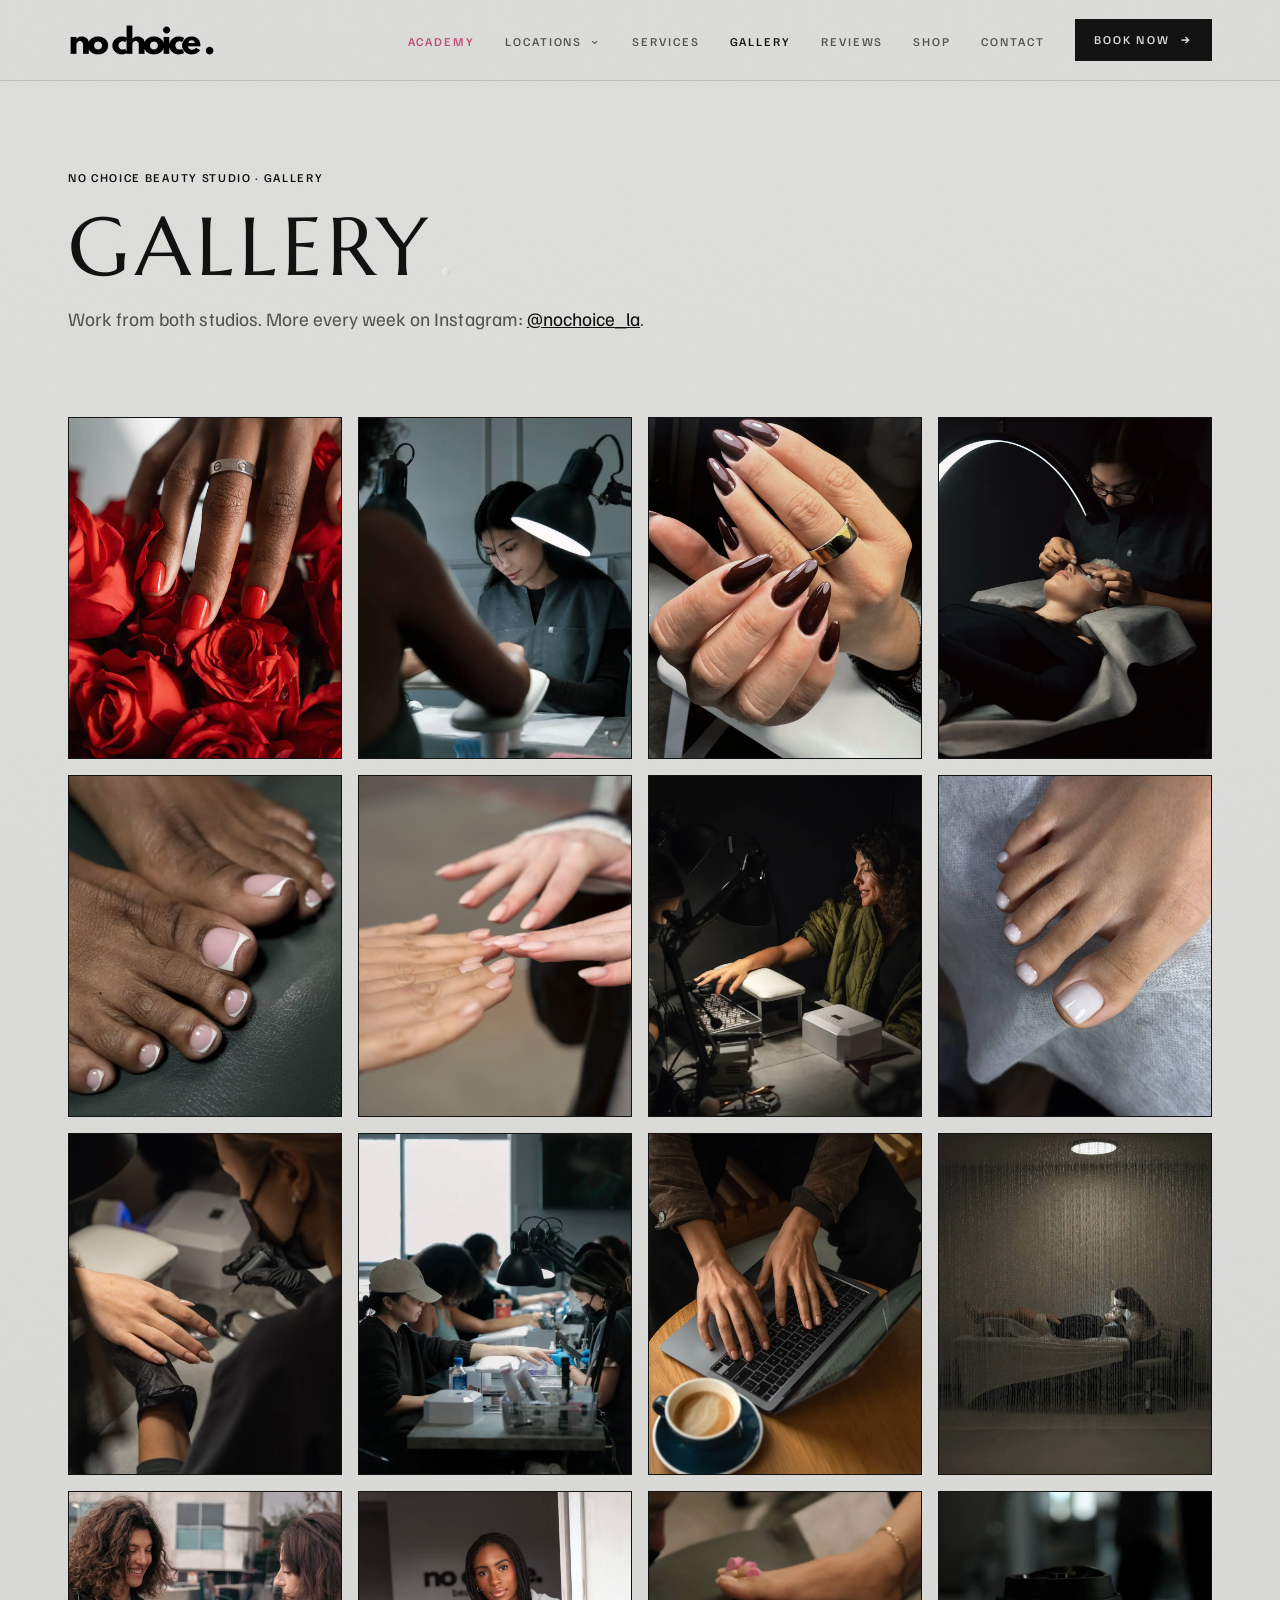
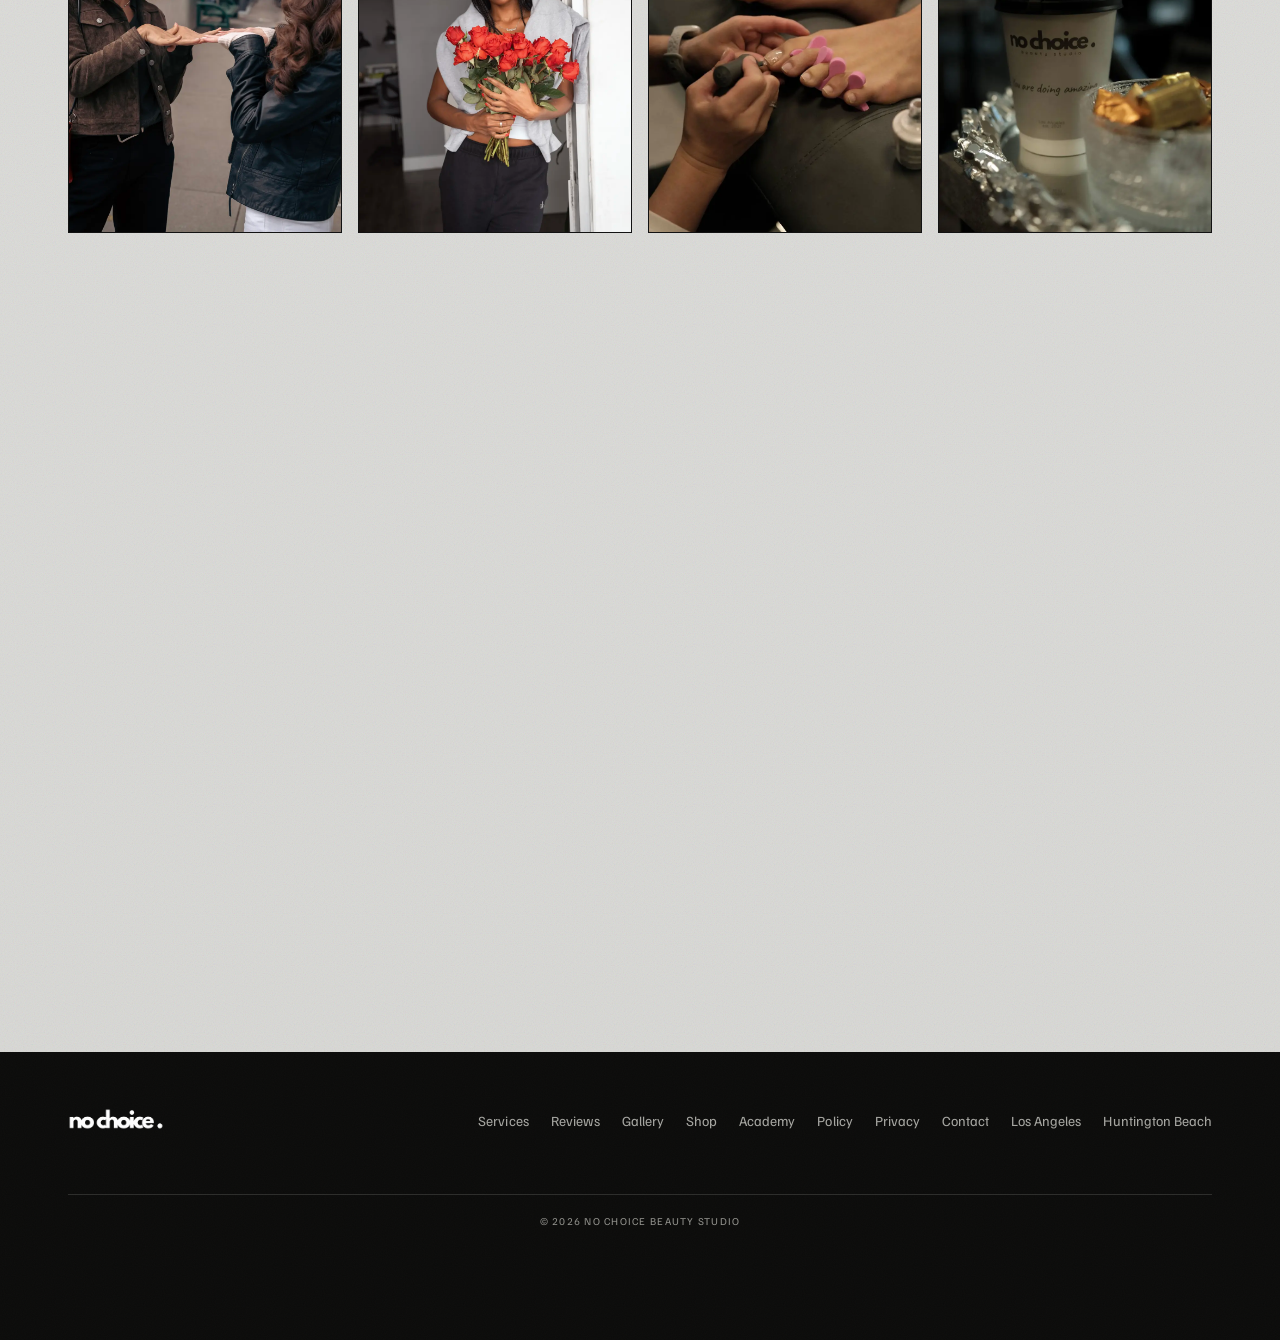
<file: gallery/index.html>
<!DOCTYPE html>
<html lang="en">
<head>
  <meta charset="UTF-8">
  <meta name="viewport" content="width=device-width, initial-scale=1.0">
  <title>Gallery | No Choice Beauty Studio</title>
  <meta name="description" content="Selected work from No Choice Beauty Studio: Russian manicures, Gel X sets, pedicures, volume lashes and brows from the Los Angeles and Huntington Beach studios.">
  <link rel="canonical" href="https://www.nochoicebeauty.com/gallery/">
  <meta name="theme-color" content="#DBDBD9">
  <meta property="og:type" content="website">
  <meta property="og:site_name" content="No Choice Beauty Studio">
  <meta property="og:title" content="Gallery | No Choice Beauty Studio">
  <meta property="og:description" content="Selected work from No Choice Beauty Studio in Los Angeles and Huntington Beach.">
  <meta property="og:url" content="https://www.nochoicebeauty.com/gallery/">
  <meta property="og:image" content="https://www.nochoicebeauty.com/assets/og.jpg">
  <meta name="twitter:card" content="summary_large_image">
  <link rel="icon" href="/assets/favicon.ico">
  <link rel="preconnect" href="https://fonts.googleapis.com">
  <link rel="preconnect" href="https://fonts.gstatic.com" crossorigin>
  <link href="https://fonts.googleapis.com/css2?family=Familjen+Grotesk:wght@400..700&family=Fragment+Mono&family=Marcellus&display=swap" rel="stylesheet">
  <link rel="stylesheet" href="/styles.css">
</head>
<body>
<header class="nav">
  <div class="wrap nav-in">
    <a class="nav-logo" href="/" aria-label="No Choice Beauty Studio, home">
      <img src="/assets/logo-word.png" alt="no choice." width="148" height="34">
    </a>
    <nav aria-label="Main">
      <ul class="nav-links" id="nav-links">
        <li><a href="/academy/" class="nav-accent">Academy</a></li>
        <li class="has-drop">
          <button class="drop-btn" type="button" aria-expanded="false" aria-haspopup="true">Locations <span class="caret" aria-hidden="true">&#8964;</span></button>
          <ul class="drop">
            <li><a href="/los-angeles/">Los Angeles</a></li>
            <li><a href="/huntington-beach/">Huntington Beach</a></li>
          </ul>
        </li>
        <li><a href="/services/">Services</a></li>
        <li><a href="/gallery/" aria-current="page">Gallery</a></li>
        <li><a href="/reviews/">Reviews</a></li>
        <li><a href="/shop/">Shop</a></li>
        <li><a href="/contact/">Contact</a></li>
        <li><a class="btn js-book" href="/contact/#book">Book now <span class="arr">&rarr;</span></a></li>
      </ul>
    </nav>
    <button class="nav-burger" aria-expanded="false" aria-controls="nav-links" aria-label="Open menu"><span class="bar"></span><span class="bar"></span></button>
  </div>
</header>

<main id="main">
  <section class="page-hero">
    <div class="wrap">
      <p class="mono">No Choice Beauty Studio &middot; Gallery</p>
      <h1 class="display">Gallery</h1>
      <p class="addr">Work from both studios. More every week on Instagram: <a href="https://www.instagram.com/nochoice_la/" target="_blank" rel="noopener">@nochoice_la</a>.</p>
    </div>
  </section>
  <section class="block" style="padding-top:clamp(28px,4vw,48px);">
    <div class="wrap">
      <div class="work-grid">
        <figure class="frame rv" style="--ar: 4 / 5;">
          <img src="/assets/gallery-01.webp" alt="Cherry-red gel manicure resting on a bouquet of red roses" loading="lazy" width="1000" height="1250">
        </figure>
        <figure class="frame rv" style="--ar: 4 / 5;">
          <img src="/assets/gallery-02.webp" alt="Nail tech at work under the lamp at No Choice Beauty Studio" loading="lazy" width="853" height="1280">
        </figure>
        <figure class="frame rv" style="--ar: 4 / 5;">
          <img src="/assets/gallery-03.webp" alt="Glossy dark-cherry almond nails, freshly finished" loading="lazy" width="1000" height="1333">
        </figure>
        <figure class="frame rv" style="--ar: 4 / 5;">
          <img src="/assets/gallery-04.webp" alt="Volume lash extensions being applied under a ring light" loading="lazy" width="1000" height="1250">
        </figure>
        <figure class="frame rv" style="--ar: 4 / 5;">
          <img src="/assets/gallery-05.webp" alt="Pink-and-white French pedicure, close-up" loading="lazy" width="853" height="1280">
        </figure>
        <figure class="frame rv" style="--ar: 4 / 5;">
          <img src="/assets/gallery-06.webp" alt="Natural almond manicures, macro close-up" loading="lazy" width="1000" height="1250">
        </figure>
        <figure class="frame rv" style="--ar: 4 / 5;">
          <img src="/assets/gallery-07.webp" alt="Client smiling at the nail station during her appointment" loading="lazy" width="1000" height="1250">
        </figure>
        <figure class="frame rv" style="--ar: 4 / 5;">
          <img src="/assets/gallery-08.webp" alt="Milky-white pedicure, close-up" loading="lazy" width="1000" height="1333">
        </figure>
        <figure class="frame rv" style="--ar: 4 / 5;">
          <img src="/assets/gallery-09.webp" alt="Tech applying an extension during a structured manicure" loading="lazy" width="1000" height="1250">
        </figure>
        <figure class="frame rv" style="--ar: 4 / 5;">
          <img src="/assets/gallery-10.webp" alt="A busy afternoon across the manicure stations" loading="lazy" width="853" height="1280">
        </figure>
        <figure class="frame rv" style="--ar: 4 / 5;">
          <img src="/assets/gallery-11.webp" alt="Nude manicure at a laptop over coffee" loading="lazy" width="1000" height="1250">
        </figure>
        <figure class="frame rv" style="--ar: 4 / 5;">
          <img src="/assets/gallery-12.webp" alt="Lash appointment seen through the studio’s shimmer curtain" loading="lazy" width="853" height="1280">
        </figure>
        <figure class="frame rv" style="--ar: 4 / 5;">
          <img src="/assets/gallery-13.webp" alt="Two friends comparing fresh manicures outside the studio" loading="lazy" width="1000" height="1250">
        </figure>
        <figure class="frame rv" style="--ar: 4 / 5;">
          <img src="/assets/gallery-14.webp" alt="Client with a bouquet of red roses at the studio entrance" loading="lazy" width="1000" height="1250">
        </figure>
        <figure class="frame rv" style="--ar: 4 / 5;">
          <img src="/assets/gallery-15.webp" alt="Pedicure in progress with toe separators" loading="lazy" width="853" height="1280">
        </figure>
        <figure class="frame rv" style="--ar: 4 / 5;">
          <img src="/assets/gallery-16.webp" alt="No Choice studio coffee cup at the manicure bar" loading="lazy" width="853" height="1280">
        </figure>
        <figure class="frame rv" style="--ar: 4 / 5;">
          <img src="/assets/gallery-17.webp" alt="The manicure bar on a busy day, black and white" loading="lazy" width="1000" height="1250">
        </figure>
        <figure class="frame rv" style="--ar: 4 / 5;">
          <img src="/assets/gallery-18.webp" alt="Milky butter-cream almond nails with gold rings" loading="lazy" width="1000" height="1333">
        </figure>
        <figure class="frame rv" style="--ar: 4 / 5;">
          <img src="/assets/gallery-19.webp" alt="Manicure and pedicure in progress, everyone welcome" loading="lazy" width="853" height="1280">
        </figure>
        <figure class="frame rv" style="--ar: 4 / 5;">
          <img src="/assets/gallery-20.webp" alt="French manicure holding a bouquet of stems" loading="lazy" width="1000" height="1250">
        </figure>
        <figure class="frame rv" style="--ar: 4 / 5;">
          <img src="/assets/gallery-21.webp" alt="Milky almond nails, close portrait" loading="lazy" width="853" height="1280">
        </figure>
        <figure class="frame rv" style="--ar: 4 / 5;">
          <img src="/assets/gallery-22.webp" alt="Sculpted chrome nail art, macro" loading="lazy" width="960" height="1280">
        </figure>
      </div>
    </div>
  </section>
</main>

<dialog class="book-modal" id="book-modal" aria-label="Choose a studio to book">
  <div class="bm-in">
    <div class="bm-head">
      <p class="mono-sm">Book an appointment</p>
      <button class="bm-close" aria-label="Close booking menu">Close</button>
    </div>
    <p class="bm-sub">Choose your studio. Booking opens on Vagaro.</p>
    <a class="bm-city" href="https://www.vagaro.com/nochoice" target="_blank" rel="noopener">
      <span class="bm-name">los angeles</span>
      <span class="bm-meta">3272 Motor Ave Ste G, Los Angeles</span>
      <span class="bm-arr">&rarr;</span>
    </a>
    <a class="bm-city" href="https://www.vagaro.com/nochoicehuntingtonbeach" target="_blank" rel="noopener">
      <span class="bm-name">huntington beach</span>
      <span class="bm-meta">18582 Beach Blvd Suite 21, Huntington Beach</span>
      <span class="bm-arr">&rarr;</span>
    </a>
    <p class="bm-foot">Studio details: <a href="/los-angeles/">Los Angeles</a> &middot; <a href="/huntington-beach/">Huntington Beach</a> &nbsp;&nbsp;Questions? DM <a href="https://www.instagram.com/nochoice_la/" target="_blank" rel="noopener">@nochoice_la</a></p>
  </div>
</dialog>

<footer>
  <div class="wrap foot-in">
    <img src="/assets/logo-word-white.png" alt="no choice.">
    <ul class="foot-links">
      <li><a href="/services/">Services</a></li>
      <li><a href="/reviews/">Reviews</a></li>
      <li><a href="/gallery/">Gallery</a></li>
      <li><a href="/shop/">Shop</a></li>
      <li><a href="/academy/">Academy</a></li>
      <li><a href="/policy/">Policy</a></li>
      <li><a href="/privacy/">Privacy</a></li>
      <li><a href="/contact/">Contact</a></li>
      <li><a href="/los-angeles/">Los Angeles</a></li>
      <li><a href="/huntington-beach/">Huntington Beach</a></li>
    </ul>
    <div class="foot-note">
      <span>&copy; <span id="yr">2026</span> No Choice Beauty Studio</span>
    </div>
  </div>
</footer>

<div class="bookbar" aria-label="Book an appointment">
  <a class="js-book" href="/contact/#book">Book an appointment</a>
</div>

<script src="/assets/lenis.min.js" defer></script>
<script src="/script.js" defer></script>
</body>
</html>
</file>
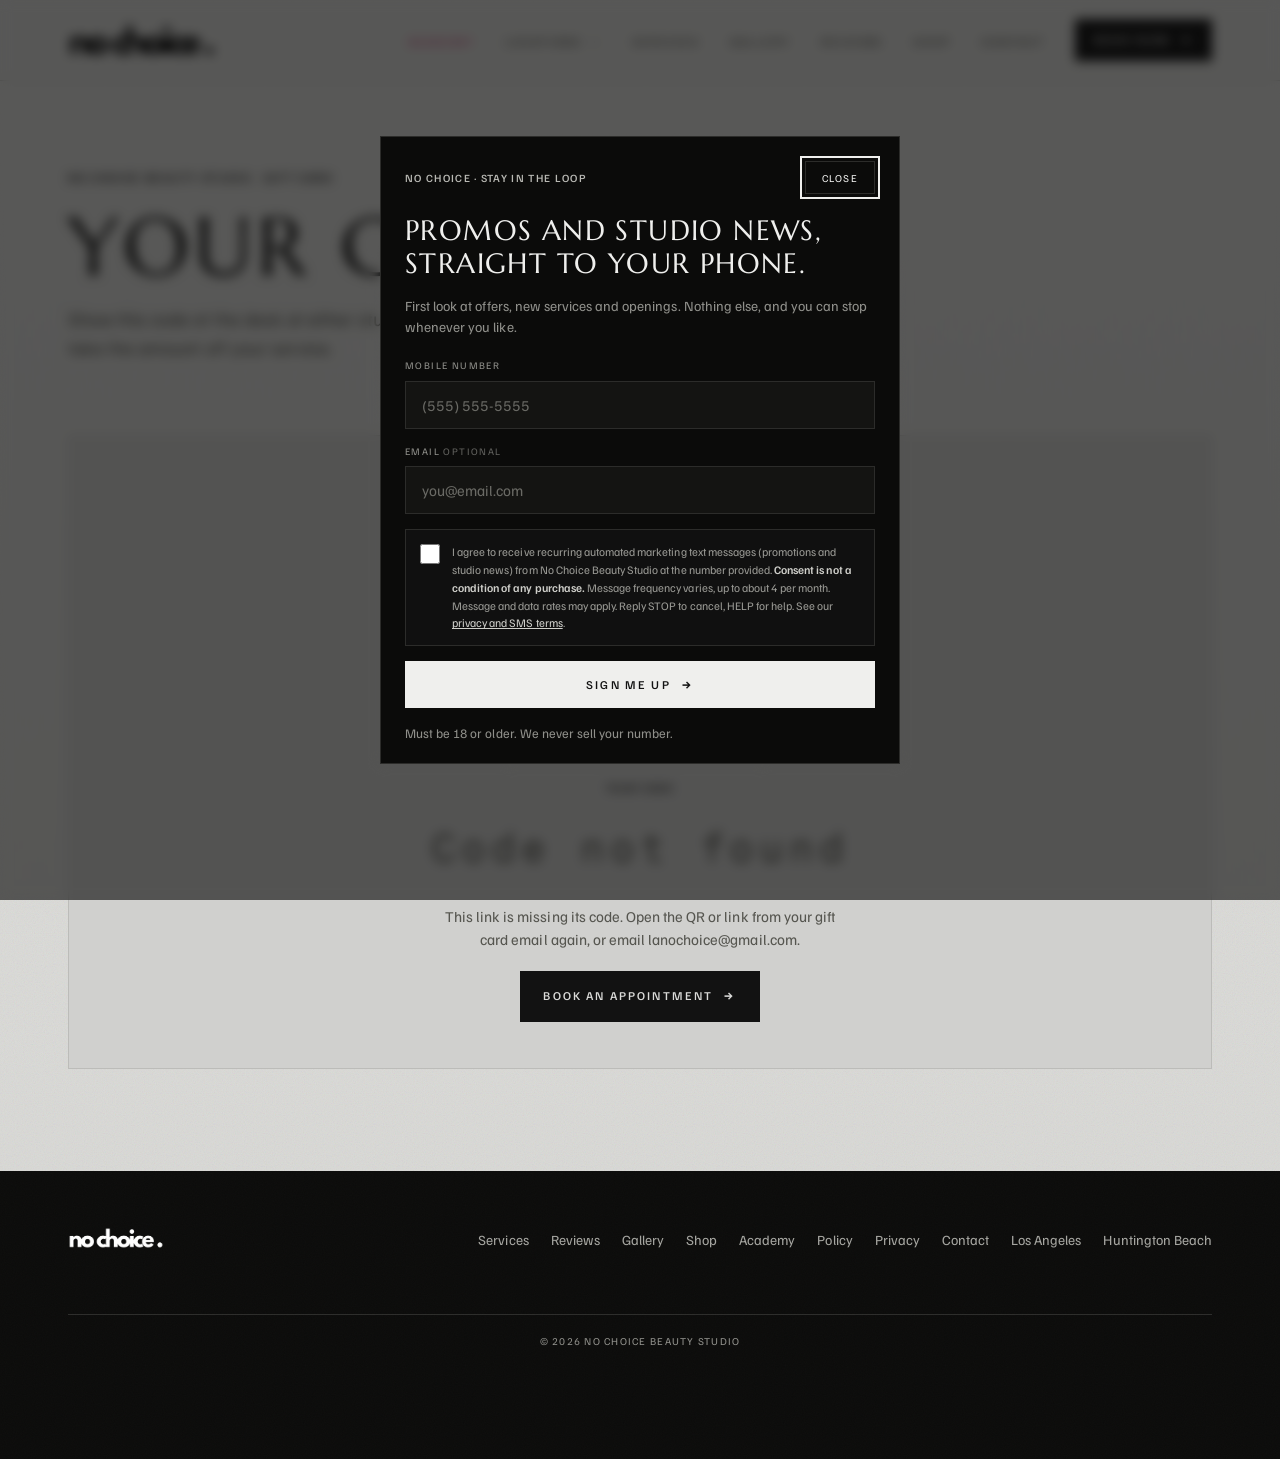
<file: gift/index.html>
<!DOCTYPE html>
<html lang="en">
<head>
  <meta charset="UTF-8">
  <meta name="viewport" content="width=device-width, initial-scale=1.0">
  <title>Your gift card | No Choice Beauty Studio</title>
  <meta name="robots" content="noindex">
  <link rel="canonical" href="https://www.nochoicebeauty.com/gift/">
  <meta name="theme-color" content="#DBDBD9">
  <meta property="og:type" content="website">
  <meta property="og:site_name" content="No Choice Beauty Studio">
  <meta property="og:title" content="Shop | No Choice Beauty Studio">
  <meta property="og:description" content="Gift cards from No Choice Beauty Studio.">
  <meta property="og:url" content="https://www.nochoicebeauty.com/shop/">
  <meta property="og:image" content="https://www.nochoicebeauty.com/assets/og.jpg">
  <meta name="twitter:card" content="summary_large_image">
  <link rel="icon" href="/assets/favicon.ico">
  <link rel="preconnect" href="https://fonts.googleapis.com">
  <link rel="preconnect" href="https://fonts.gstatic.com" crossorigin>
  <link href="https://fonts.googleapis.com/css2?family=Familjen+Grotesk:wght@400..700&family=Fragment+Mono&family=Marcellus&display=swap" rel="stylesheet">
  <link rel="stylesheet" href="/styles.css">
</head>
<body>
<header class="nav">
  <div class="wrap nav-in">
    <a class="nav-logo" href="/" aria-label="No Choice Beauty Studio, home">
      <img src="/assets/logo-word.png" alt="no choice." width="148" height="34">
    </a>
    <nav aria-label="Main">
      <ul class="nav-links" id="nav-links">
        <li><a href="/academy/" class="nav-accent">Academy</a></li>
        <li class="has-drop">
          <button class="drop-btn" type="button" aria-expanded="false" aria-haspopup="true">Locations <span class="caret" aria-hidden="true">&#8964;</span></button>
          <ul class="drop">
            <li><a href="/los-angeles/">Los Angeles</a></li>
            <li><a href="/huntington-beach/">Huntington Beach</a></li>
          </ul>
        </li>
        <li><a href="/services/">Services</a></li>
        <li><a href="/gallery/">Gallery</a></li>
        <li><a href="/reviews/">Reviews</a></li>
        <li><a href="/shop/">Shop</a></li>
        <li><a href="/contact/">Contact</a></li>
        <li><a class="btn js-book" href="/contact/#book">Book now <span class="arr">&rarr;</span></a></li>
      </ul>
    </nav>
    <button class="nav-burger" aria-expanded="false" aria-controls="nav-links" aria-label="Open menu"><span class="bar"></span><span class="bar"></span></button>
  </div>
</header>

<main id="main">
  <section class="page-hero">
    <div class="wrap">
      <p class="mono">No Choice Beauty Studio &middot; Gift card</p>
      <h1 class="display">Your gift card</h1>
      <p class="addr">Show this code at the desk at either studio, Los Angeles or Huntington Beach. They take the amount off your service.</p>
    </div>
  </section>
  <section class="block" style="padding-top:clamp(20px,3vw,36px);">
    <div class="wrap">
      <div class="cta-panel" style="text-align:center;">
        <img src="/assets/gift-card-face.jpg" alt="No Choice gift card" width="884" height="547"
             style="display:block;width:100%;max-width:420px;height:auto;margin:0 auto;border-radius:14px;">
        <p class="mono-sm" style="margin-top:26px;">Your code</p>
        <p id="gift-code" style="font-family:'Fragment Mono',ui-monospace,monospace;font-size:clamp(26px,5vw,40px);letter-spacing:.12em;margin-top:8px;">&nbsp;</p>
        <p id="gift-note" style="max-width:46ch;margin:14px auto 0;">Good for any service. Whatever you don&rsquo;t spend stays on the card for next time.</p>
        <div class="hero-cta" style="justify-content:center;">
          <a class="btn js-book" href="/contact/#book">Book an appointment <span class="arr">&rarr;</span></a>
        </div>
      </div>
    </div>
  </section>
</main>
<script>
  // The code travels after the "#", which browsers never send to the server, so gift
  // codes stay out of access logs. Only a well-formed code is shown.
  (function () {
    var code = decodeURIComponent(location.hash.slice(1)).trim().toUpperCase();
    var ok = /^NC-[2-9A-HJ-NP-Z]{4}-[2-9A-HJ-NP-Z]{4}$/.test(code);
    document.getElementById('gift-code').textContent = ok ? code : 'Code not found';
    if (!ok) {
      document.getElementById('gift-note').textContent =
        'This link is missing its code. Open the QR or link from your gift card email again, or email lanochoice@gmail.com.';
    }
  })();
</script>

<dialog class="book-modal" id="book-modal" aria-label="Choose a studio to book">
  <div class="bm-in">
    <div class="bm-head">
      <p class="mono-sm">Book an appointment</p>
      <button class="bm-close" aria-label="Close booking menu">Close</button>
    </div>
    <p class="bm-sub">Choose your studio. Booking opens on Vagaro.</p>
    <a class="bm-city" href="https://www.vagaro.com/nochoice" target="_blank" rel="noopener">
      <span class="bm-name">los angeles</span>
      <span class="bm-meta">3272 Motor Ave Ste G, Los Angeles</span>
      <span class="bm-arr">&rarr;</span>
    </a>
    <a class="bm-city" href="https://www.vagaro.com/nochoicehuntingtonbeach" target="_blank" rel="noopener">
      <span class="bm-name">huntington beach</span>
      <span class="bm-meta">18582 Beach Blvd Suite 21, Huntington Beach</span>
      <span class="bm-arr">&rarr;</span>
    </a>
    <p class="bm-foot">Studio details: <a href="/los-angeles/">Los Angeles</a> &middot; <a href="/huntington-beach/">Huntington Beach</a> &nbsp;&nbsp;Questions? DM <a href="https://www.instagram.com/nochoice_la/" target="_blank" rel="noopener">@nochoice_la</a></p>
  </div>
</dialog>

<footer>
  <div class="wrap foot-in">
    <img src="/assets/logo-word-white.png" alt="no choice.">
    <ul class="foot-links">
      <li><a href="/services/">Services</a></li>
      <li><a href="/reviews/">Reviews</a></li>
      <li><a href="/gallery/">Gallery</a></li>
      <li><a href="/shop/">Shop</a></li>
      <li><a href="/academy/">Academy</a></li>
      <li><a href="/policy/">Policy</a></li>
      <li><a href="/privacy/">Privacy</a></li>
      <li><a href="/contact/">Contact</a></li>
      <li><a href="/los-angeles/">Los Angeles</a></li>
      <li><a href="/huntington-beach/">Huntington Beach</a></li>
    </ul>
    <div class="foot-note">
      <span>&copy; <span id="yr">2026</span> No Choice Beauty Studio</span>
    </div>
  </div>
</footer>

<div class="bookbar" aria-label="Book an appointment">
  <a class="js-book" href="/contact/#book">Book an appointment</a>
</div>

<script src="/assets/lenis.min.js" defer></script>
<script src="/script.js" defer></script>
</body>
</html>
</file>
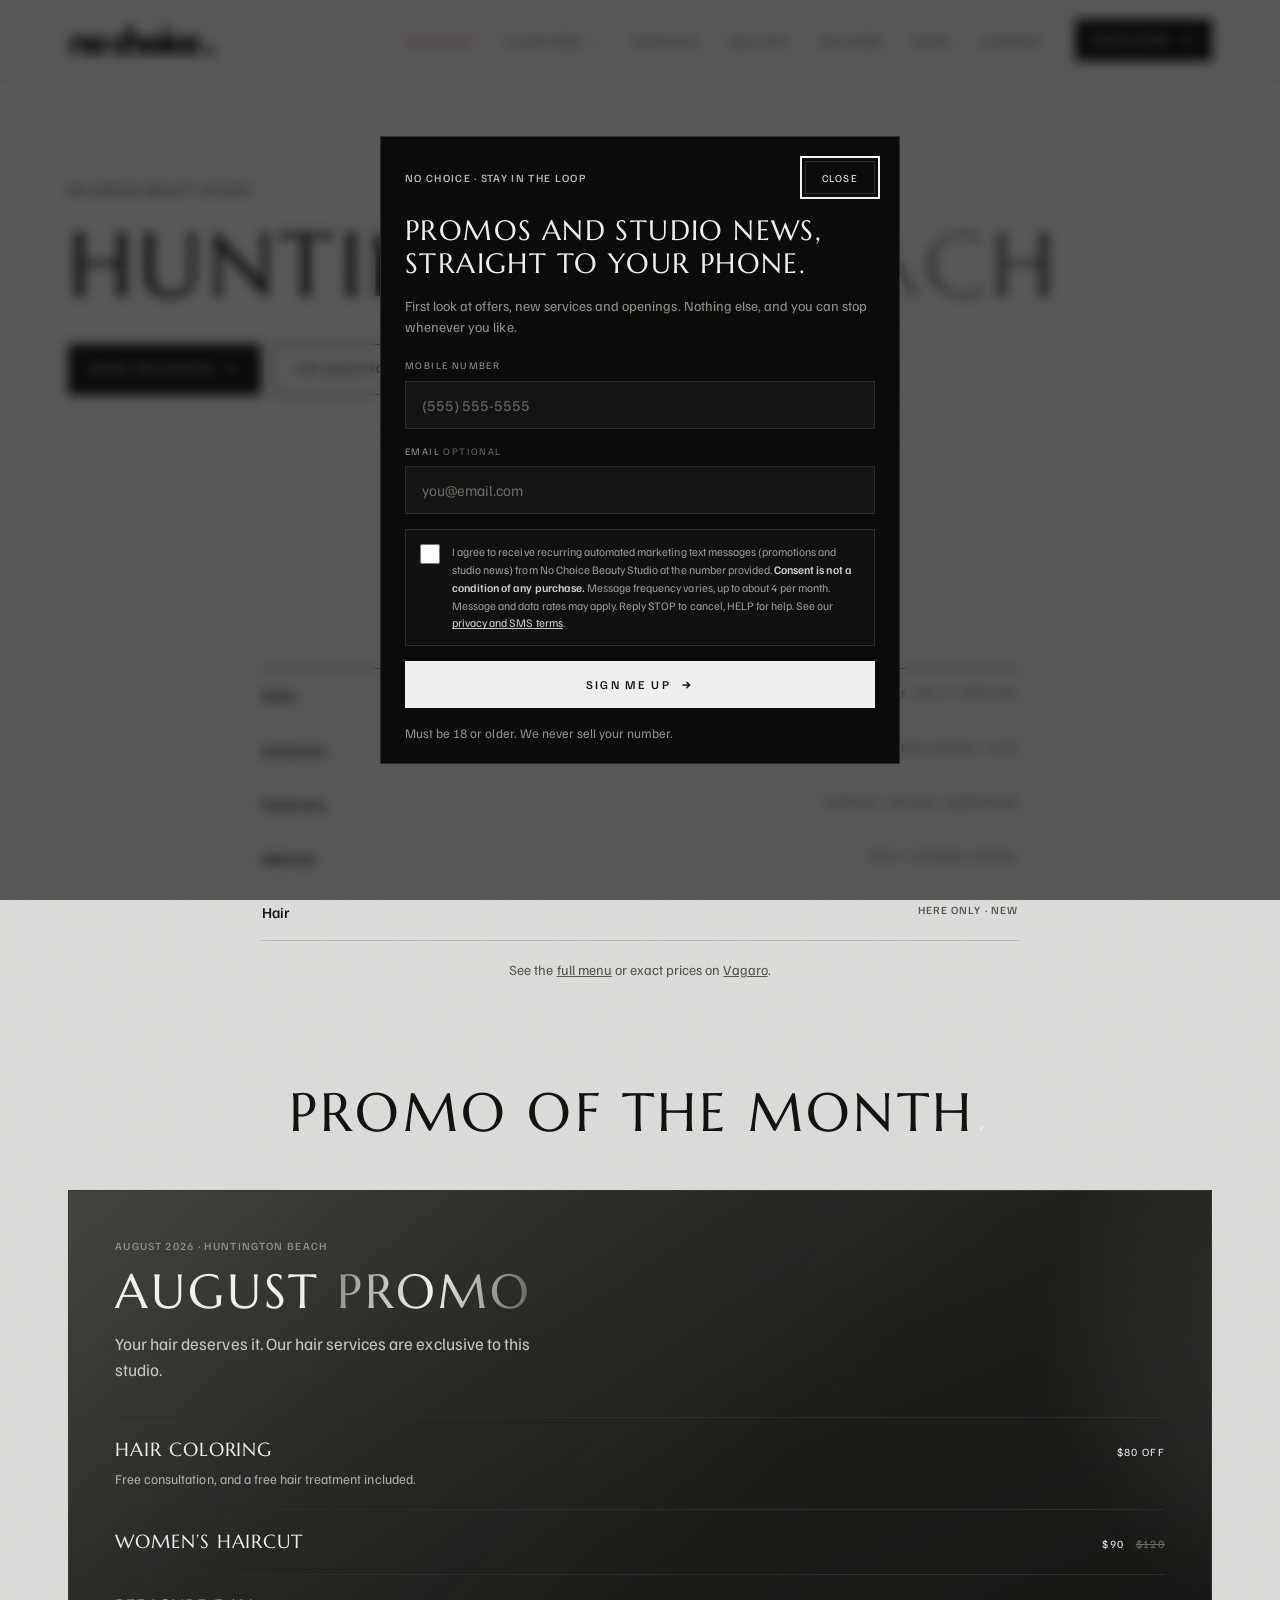
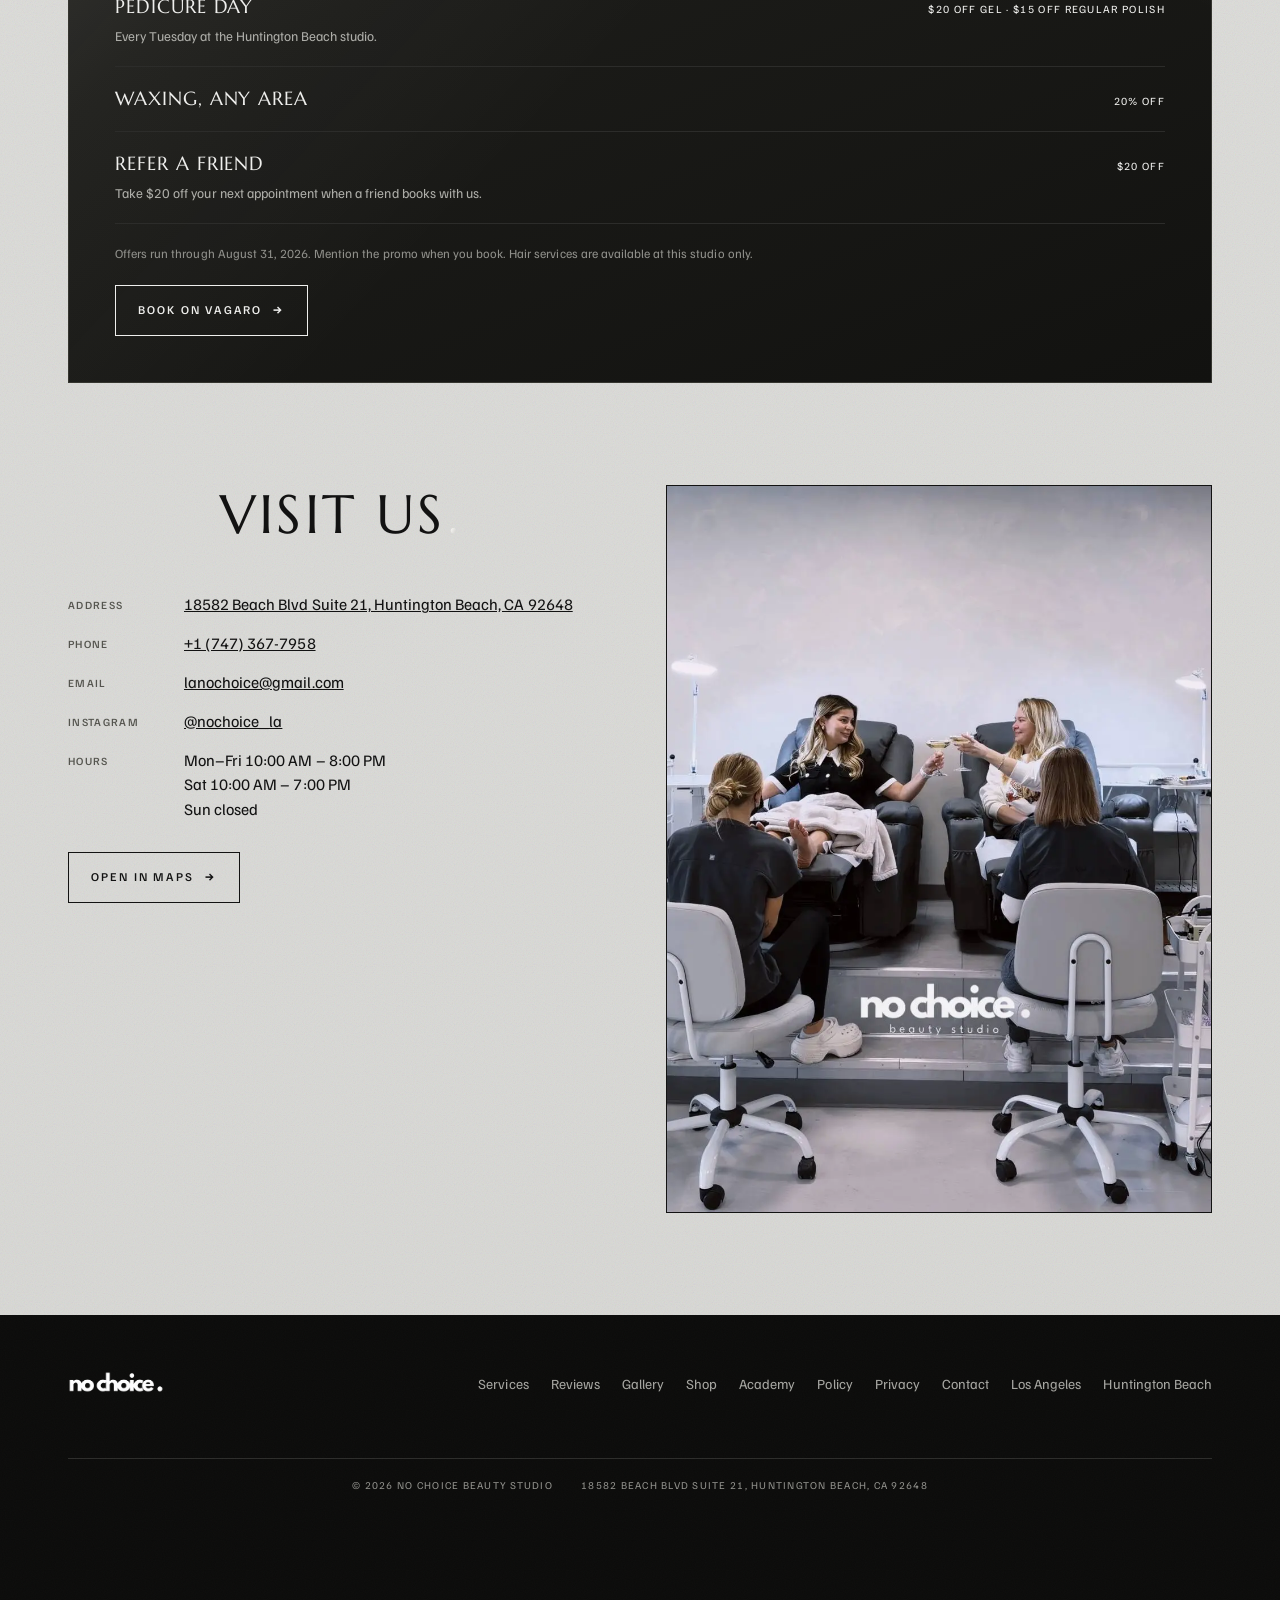
<file: huntington-beach/index.html>
<!DOCTYPE html>
<html lang="en">
<head>
  <meta charset="UTF-8">
  <meta name="viewport" content="width=device-width, initial-scale=1.0">
  <title>Russian Manicure in Huntington Beach | No Choice Beauty Studio, Beach Blvd</title>
  <meta name="description" content="No Choice Beauty Studio on Beach Blvd in Huntington Beach. Russian manicure and pedicure, Gel X and hard gel extensions, lash extensions, brows, makeup, and hair, offered at this studio only. Book on Vagaro or call +1 (747) 367-7958.">
  <link rel="canonical" href="https://www.nochoicebeauty.com/huntington-beach/">
  <meta name="theme-color" content="#DBDBD9">

  <meta property="og:type" content="website">
  <meta property="og:site_name" content="No Choice Beauty Studio">
  <meta property="og:title" content="No Choice Beauty Studio · Huntington Beach">
  <meta property="og:description" content="Russian manicure, lashes, brows and makeup on Beach Blvd in Huntington Beach. By appointment on Vagaro.">
  <meta property="og:url" content="https://www.nochoicebeauty.com/huntington-beach/">
  <meta property="og:image" content="https://www.nochoicebeauty.com/assets/og.jpg">
  <meta name="twitter:card" content="summary_large_image">

  <link rel="icon" href="/assets/favicon.ico">
  <link rel="preconnect" href="https://fonts.googleapis.com">
  <link rel="preconnect" href="https://fonts.gstatic.com" crossorigin>
  <link href="https://fonts.googleapis.com/css2?family=Familjen+Grotesk:wght@400..700&family=Fragment+Mono&family=Marcellus&display=swap" rel="stylesheet">
  <link rel="stylesheet" href="/styles.css">

  <script type="application/ld+json">{
  "@context": "https://schema.org",
  "@type": "BeautySalon",
  "@id": "https://www.nochoicebeauty.com/#hb",
  "name": "No Choice Beauty Studio · Huntington Beach",
  "url": "https://www.nochoicebeauty.com/huntington-beach/",
  "image": "https://www.nochoicebeauty.com/assets/og.jpg",
  "telephone": "+1-747-367-7958",
  "email": "lanochoice@gmail.com",
  "priceRange": "$$",
  "address": {
    "@type": "PostalAddress",
    "streetAddress": "18582 Beach Blvd Suite 21",
    "addressLocality": "Huntington Beach",
    "addressRegion": "CA",
    "postalCode": "92648",
    "addressCountry": "US"
  },
  "sameAs": [
    "https://www.instagram.com/nochoice_la/",
    "https://www.yelp.com/biz/no-choice-beauty-studio-huntington-beach-2"
  ],
  "openingHoursSpecification": [
    {
      "@type": "OpeningHoursSpecification",
      "dayOfWeek": [
        "Monday",
        "Tuesday",
        "Wednesday",
        "Thursday",
        "Friday"
      ],
      "opens": "10:00",
      "closes": "20:00"
    },
    {
      "@type": "OpeningHoursSpecification",
      "dayOfWeek": "Saturday",
      "opens": "10:00",
      "closes": "19:00"
    }
  ]
}</script>
</head>
<body>

<header class="nav">
  <div class="wrap nav-in">
    <a class="nav-logo" href="/" aria-label="No Choice Beauty Studio, home">
      <img src="/assets/logo-word.png" alt="no choice." width="148" height="34">
    </a>
    <nav aria-label="Main">
      <ul class="nav-links" id="nav-links">
        <li><a href="/academy/" class="nav-accent">Academy</a></li>
        <li class="has-drop">
          <button class="drop-btn" type="button" aria-expanded="false" aria-haspopup="true">Locations <span class="caret" aria-hidden="true">&#8964;</span></button>
          <ul class="drop">
            <li><a href="/los-angeles/">Los Angeles</a></li>
            <li><a href="/huntington-beach/">Huntington Beach</a></li>
          </ul>
        </li>
        <li><a href="/services/">Services</a></li>
        <li><a href="/gallery/">Gallery</a></li>
        <li><a href="/reviews/">Reviews</a></li>
        <li><a href="/shop/">Shop</a></li>
        <li><a href="/contact/">Contact</a></li>
        <li><a class="btn" href="https://www.vagaro.com/nochoicehuntingtonbeach" target="_blank" rel="noopener">Book now <span class="arr">&rarr;</span></a></li>
      </ul>
    </nav>
    <button class="nav-burger" aria-expanded="false" aria-controls="nav-links" aria-label="Open menu"><span class="bar"></span><span class="bar"></span></button>
  </div>
</header>

<main id="main">

  <section class="loc-hero">
    <div class="wrap">
      <p class="mono">No Choice Beauty Studio</p>
      <h1 class="display">Huntington <span class="chrome">Beach</span></h1>
      <div class="hero-cta">
        <a class="btn" href="https://www.vagaro.com/nochoicehuntingtonbeach" target="_blank" rel="noopener">Book on Vagaro <span class="arr">&rarr;</span></a>
        <a class="btn ghost" href="https://www.instagram.com/nochoice_la/" target="_blank" rel="noopener">DM @nochoice_la</a>
      </div>
    </div>
  </section>


  <section class="block">
    <div class="wrap">
      <div class="sec-head">
        <h2 class="display">Services</h2>
        <span class="rule"></span>
      </div>
      <div style="max-width:760px;margin:0 auto;">
        <ul class="svc-mini">
          <li><a href="/services/#menu-nails" style="text-decoration:none;">Nails</a><span>Russian manicure &middot; Gel X &middot; hard gel</span></li>
          <li><a href="/services/#menu-eyelashes" style="text-decoration:none;">Eyelashes</a><span>Classic to Mega Volume &middot; lifts</span></li>
          <li><a href="/services/#menu-eyebrows" style="text-decoration:none;">Eyebrows</a><span>Shaping &middot; tinting &middot; lamination</span></li>
          <li><a href="/services/#menu-makeup" style="text-decoration:none;">Makeup</a><span>Daily &middot; evening &middot; bridal</span></li>
          <li><a href="/services/#menu-hair" style="text-decoration:none;">Hair</a><span>Here only &middot; new</span></li>
        </ul>
        <p style="margin-top:18px;font-size:14px;color:var(--ink-2);text-align:center;">See the <a href="/services/">full menu</a> or exact prices on <a href="https://www.vagaro.com/nochoicehuntingtonbeach" target="_blank" rel="noopener">Vagaro</a>.</p>
      </div>
    </div>
  </section>

  <section class="block" style="padding-top:0;">
    <div class="wrap">
      <div class="sec-head">
        <h2 class="display">Promo of the month</h2>
        <span class="rule"></span>
      </div>
      <div class="promo rv">
        <p class="mono-sm promo-kicker">August 2026 &middot; Huntington Beach</p>
        <h3 class="promo-title">August <span class="chrome-light">promo</span></h3>
        <p class="promo-lede">Your hair deserves it. Our hair services are exclusive to this studio.</p>
        <ul class="promo-list">
          <li>
            <span class="promo-name">Hair coloring</span>
            <span class="promo-deal">$80 off</span>
            <span class="promo-note">Free consultation, and a free hair treatment included.</span>
          </li>
          <li>
            <span class="promo-name">Women&rsquo;s haircut</span>
            <span class="promo-deal">$90 <s>$120</s></span>
          </li>
          <li>
            <span class="promo-name">Pedicure day</span>
            <span class="promo-deal">$20 off gel &middot; $15 off regular polish</span>
            <span class="promo-note">Every Tuesday at the Huntington Beach studio.</span>
          </li>
          <li>
            <span class="promo-name">Waxing, any area</span>
            <span class="promo-deal">20% off</span>
          </li>
          <li>
            <span class="promo-name">Refer a friend</span>
            <span class="promo-deal">$20 off</span>
            <span class="promo-note">Take $20 off your next appointment when a friend books with us.</span>
          </li>
        </ul>
        <p class="promo-fine">Offers run through August 31, 2026. Mention the promo when you book. Hair services are available at this studio only.</p>
        <div class="hero-cta">
          <a class="btn ghost on-black" href="https://www.vagaro.com/nochoicehuntingtonbeach" target="_blank" rel="noopener">Book on Vagaro <span class="arr">&rarr;</span></a>
        </div>
      </div>
    </div>
  </section>

  <section class="block" style="padding-top:0;">
    <div class="wrap loc-two">
      <div>
        <div class="sec-head">
          <h2 class="display">Visit us</h2>
          <span class="rule"></span>
        </div>
        <dl style="display:grid;grid-template-columns:100px 1fr;row-gap:14px;column-gap:16px;">
          <dt class="mono-sm" style="color:var(--ink-2);padding-top:4px;">Address</dt>
          <dd><a href="https://www.google.com/maps/search/?api=1&amp;query=No%20Choice%20Beauty%20Studio%2018582%20Beach%20Blvd%20Suite%2021%20Huntington%20Beach%20CA%2092648" target="_blank" rel="noopener">18582 Beach Blvd Suite 21, Huntington Beach, CA 92648</a></dd>
          <dt class="mono-sm" style="color:var(--ink-2);padding-top:4px;">Phone</dt>
          <dd><a href="tel:+17473677958">+1 (747) 367-7958</a></dd>
          <dt class="mono-sm" style="color:var(--ink-2);padding-top:4px;">Email</dt>
          <dd><a href="mailto:lanochoice@gmail.com">lanochoice@gmail.com</a></dd>
          <dt class="mono-sm" style="color:var(--ink-2);padding-top:4px;">Instagram</dt>
          <dd><a href="https://www.instagram.com/nochoice_la/" target="_blank" rel="noopener">@nochoice_la</a></dd>
          <dt class="mono-sm" style="color:var(--ink-2);padding-top:4px;">Hours</dt>
          <dd>Mon&ndash;Fri 10:00 AM &ndash; 8:00 PM<br>Sat 10:00 AM &ndash; 7:00 PM<br>Sun closed</dd>
        </dl>
        <div class="hero-cta">
          <a class="btn ghost" href="https://www.google.com/maps/search/?api=1&amp;query=No%20Choice%20Beauty%20Studio%2018582%20Beach%20Blvd%20Suite%2021%20Huntington%20Beach%20CA%2092648" target="_blank" rel="noopener">Open in Maps <span class="arr">&rarr;</span></a>
        </div>
      </div>
      <figure class="frame rv" style="--ar: 3 / 4;">
  <img src="/assets/hb-interior.webp" alt="Pedicure lounge at the Huntington Beach studio, clients toasting champagne" loading="lazy" width="961" height="1280">
</figure>
    </div>
  </section>
</main>

<dialog class="book-modal" id="book-modal" aria-label="Choose a studio to book">
  <div class="bm-in">
    <div class="bm-head">
      <p class="mono-sm">Book an appointment</p>
      <button class="bm-close" aria-label="Close booking menu">Close</button>
    </div>
    <p class="bm-sub">Choose your studio. Booking opens on Vagaro.</p>
    <a class="bm-city" href="https://www.vagaro.com/nochoice" target="_blank" rel="noopener">
      <span class="bm-name">los angeles</span>
      <span class="bm-meta">3272 Motor Ave Ste G, Los Angeles</span>
      <span class="bm-arr">&rarr;</span>
    </a>
    <a class="bm-city" href="https://www.vagaro.com/nochoicehuntingtonbeach" target="_blank" rel="noopener">
      <span class="bm-name">huntington beach</span>
      <span class="bm-meta">18582 Beach Blvd Suite 21, Huntington Beach</span>
      <span class="bm-arr">&rarr;</span>
    </a>
    <p class="bm-foot">Studio details: <a href="/los-angeles/">Los Angeles</a> &middot; <a href="/huntington-beach/">Huntington Beach</a> &nbsp;&nbsp;Questions? DM <a href="https://www.instagram.com/nochoice_la/" target="_blank" rel="noopener">@nochoice_la</a></p>
  </div>
</dialog>

<footer>
  <div class="wrap foot-in">
    <img src="/assets/logo-word-white.png" alt="no choice.">
    <ul class="foot-links">
      <li><a href="/services/">Services</a></li>
      <li><a href="/reviews/">Reviews</a></li>
      <li><a href="/gallery/">Gallery</a></li>
      <li><a href="/shop/">Shop</a></li>
      <li><a href="/academy/">Academy</a></li>
      <li><a href="/policy/">Policy</a></li>
      <li><a href="/privacy/">Privacy</a></li>
      <li><a href="/contact/">Contact</a></li>
      <li><a href="/los-angeles/">Los Angeles</a></li>
      <li><a href="/huntington-beach/">Huntington Beach</a></li>
    </ul>
    <div class="foot-note">
      <span>&copy; <span id="yr">2026</span> No Choice Beauty Studio</span>
      <span>18582 Beach Blvd Suite 21, Huntington Beach, CA 92648</span>
    </div>
  </div>
</footer>

<div class="bookbar" aria-label="Book an appointment">
  <a class="js-book" href="/contact/#book">Book an appointment</a>
</div>

<script src="/assets/lenis.min.js" defer></script>
<script src="/script.js" defer></script>
</body>
</html>
</file>
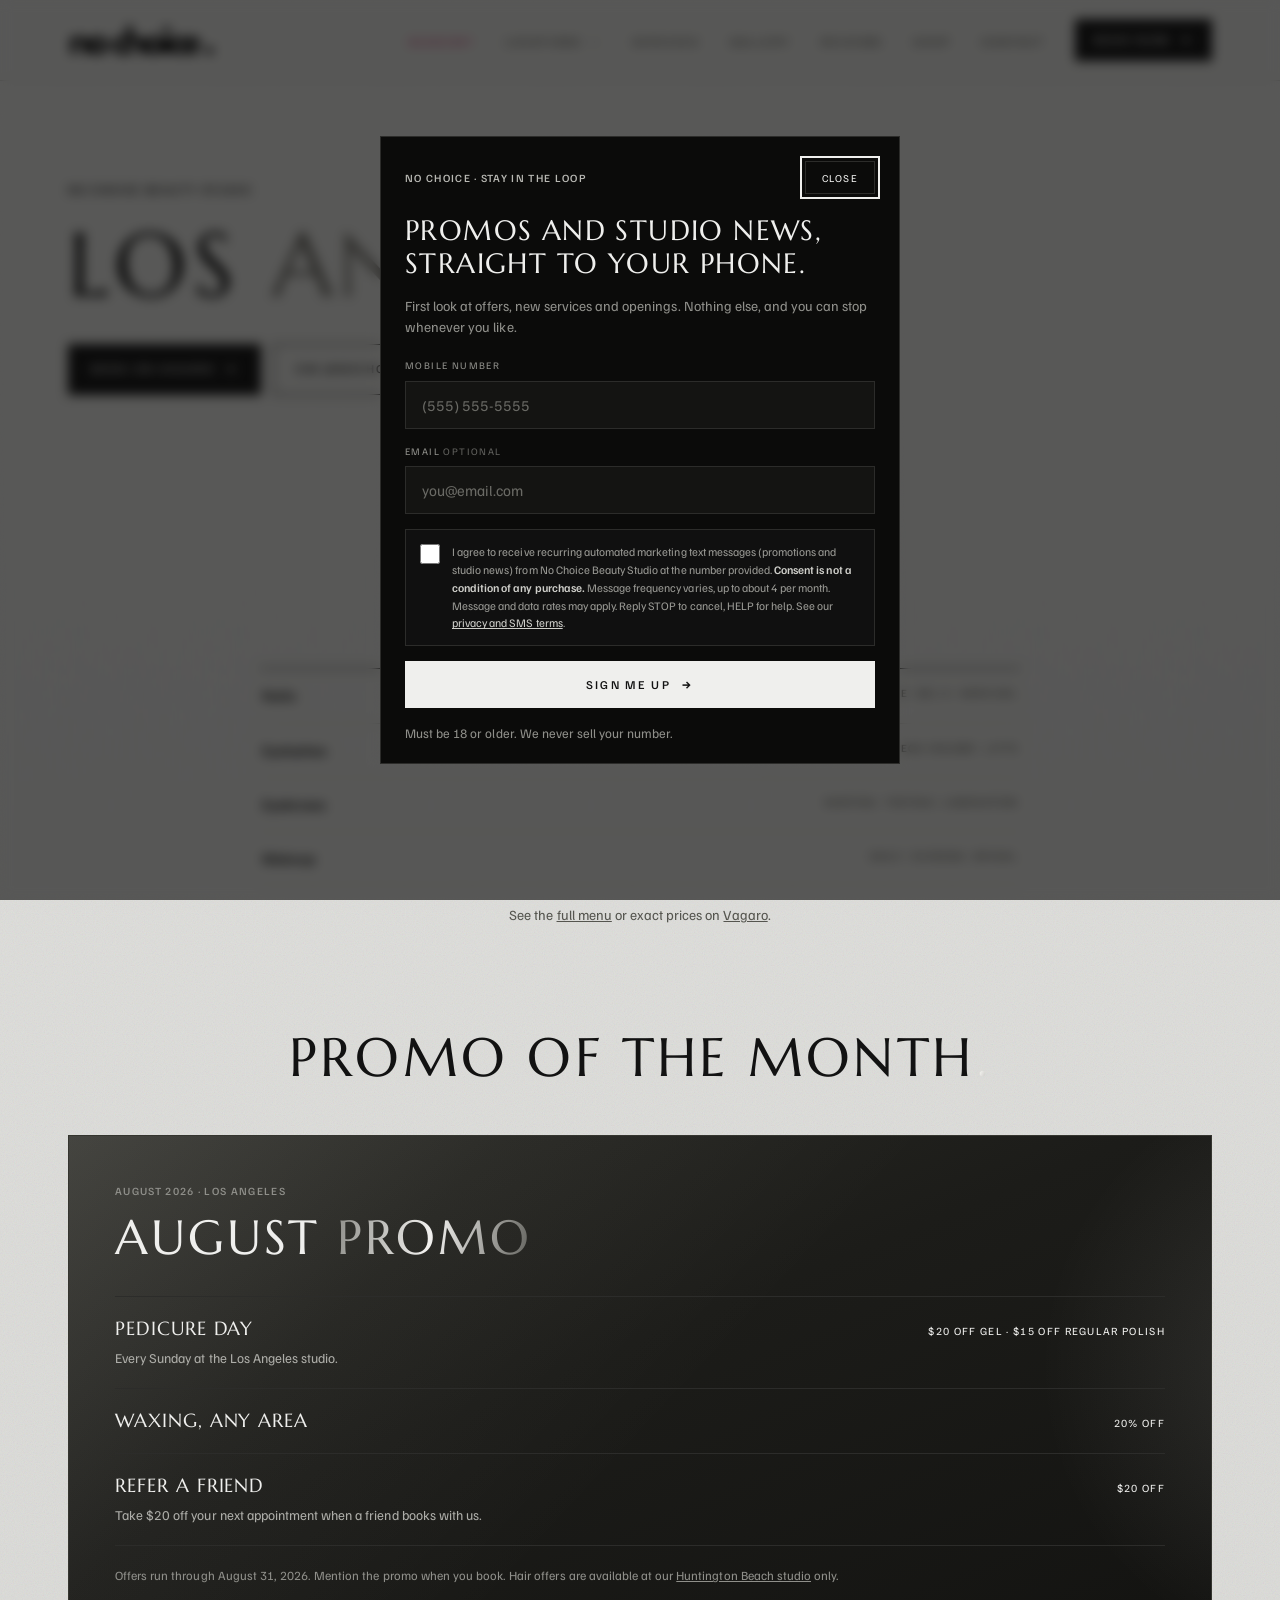
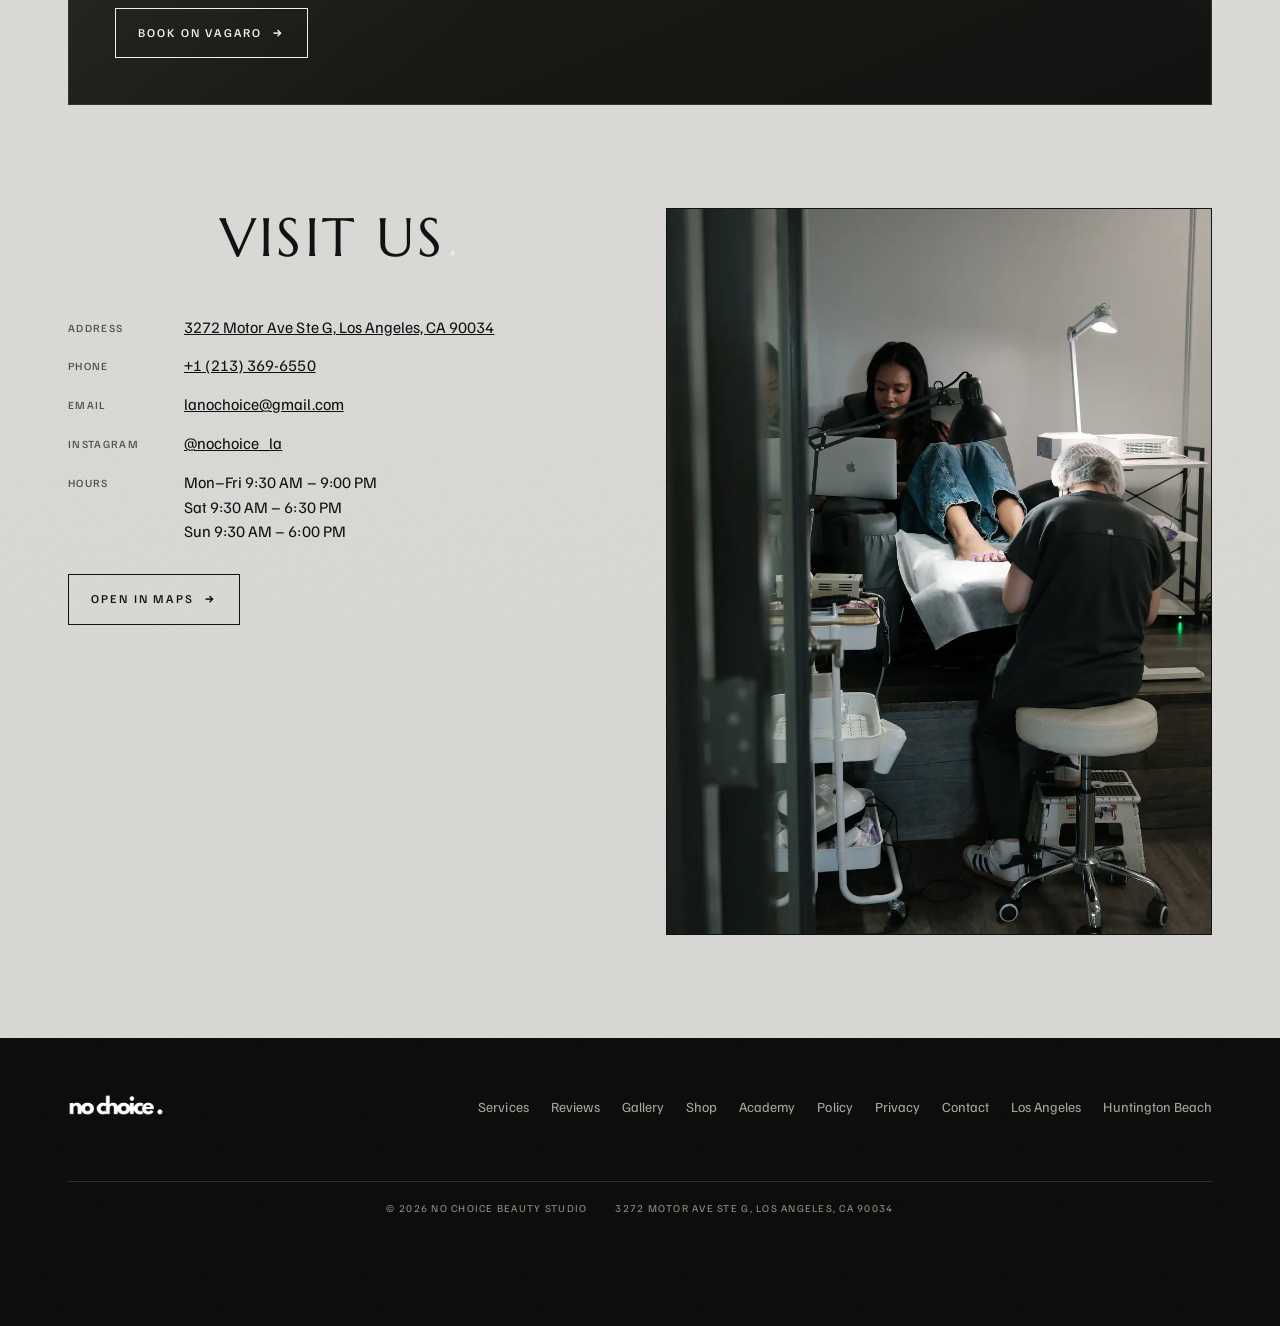
<file: los-angeles/index.html>
<!DOCTYPE html>
<html lang="en">
<head>
  <meta charset="UTF-8">
  <meta name="viewport" content="width=device-width, initial-scale=1.0">
  <title>Russian Manicure in West LA | No Choice Beauty Studio, Motor Ave</title>
  <meta name="description" content="No Choice Beauty Studio on Motor Ave in West LA. Russian manicure and pedicure, Gel X and hard gel extensions, lash extensions, brows and makeup. Book on Vagaro or call +1 (213) 369-6550.">
  <link rel="canonical" href="https://www.nochoicebeauty.com/los-angeles/">
  <meta name="theme-color" content="#DBDBD9">

  <meta property="og:type" content="website">
  <meta property="og:site_name" content="No Choice Beauty Studio">
  <meta property="og:title" content="No Choice Beauty Studio · Los Angeles">
  <meta property="og:description" content="Russian manicure, lashes, brows and makeup on Motor Ave in West LA. By appointment on Vagaro.">
  <meta property="og:url" content="https://www.nochoicebeauty.com/los-angeles/">
  <meta property="og:image" content="https://www.nochoicebeauty.com/assets/og.jpg">
  <meta name="twitter:card" content="summary_large_image">

  <link rel="icon" href="/assets/favicon.ico">
  <link rel="preconnect" href="https://fonts.googleapis.com">
  <link rel="preconnect" href="https://fonts.gstatic.com" crossorigin>
  <link href="https://fonts.googleapis.com/css2?family=Familjen+Grotesk:wght@400..700&family=Fragment+Mono&family=Marcellus&display=swap" rel="stylesheet">
  <link rel="stylesheet" href="/styles.css">

  <script type="application/ld+json">{
  "@context": "https://schema.org",
  "@type": "BeautySalon",
  "@id": "https://www.nochoicebeauty.com/#la",
  "name": "No Choice Beauty Studio · Los Angeles",
  "url": "https://www.nochoicebeauty.com/los-angeles/",
  "image": "https://www.nochoicebeauty.com/assets/og.jpg",
  "telephone": "+1-213-369-6550",
  "email": "lanochoice@gmail.com",
  "priceRange": "$$",
  "address": {
    "@type": "PostalAddress",
    "streetAddress": "3272 Motor Ave Ste G",
    "addressLocality": "Los Angeles",
    "addressRegion": "CA",
    "postalCode": "90034",
    "addressCountry": "US"
  },
  "sameAs": [
    "https://www.instagram.com/nochoice_la/",
    "https://www.yelp.com/biz/no-choice-los-angeles-2"
  ],
  "openingHoursSpecification": [
    {
      "@type": "OpeningHoursSpecification",
      "dayOfWeek": [
        "Monday",
        "Tuesday",
        "Wednesday",
        "Thursday",
        "Friday"
      ],
      "opens": "09:30",
      "closes": "21:00"
    },
    {
      "@type": "OpeningHoursSpecification",
      "dayOfWeek": "Saturday",
      "opens": "09:30",
      "closes": "18:30"
    },
    {
      "@type": "OpeningHoursSpecification",
      "dayOfWeek": "Sunday",
      "opens": "09:30",
      "closes": "18:00"
    }
  ]
}</script>
</head>
<body>

<header class="nav">
  <div class="wrap nav-in">
    <a class="nav-logo" href="/" aria-label="No Choice Beauty Studio, home">
      <img src="/assets/logo-word.png" alt="no choice." width="148" height="34">
    </a>
    <nav aria-label="Main">
      <ul class="nav-links" id="nav-links">
        <li><a href="/academy/" class="nav-accent">Academy</a></li>
        <li class="has-drop">
          <button class="drop-btn" type="button" aria-expanded="false" aria-haspopup="true">Locations <span class="caret" aria-hidden="true">&#8964;</span></button>
          <ul class="drop">
            <li><a href="/los-angeles/">Los Angeles</a></li>
            <li><a href="/huntington-beach/">Huntington Beach</a></li>
          </ul>
        </li>
        <li><a href="/services/">Services</a></li>
        <li><a href="/gallery/">Gallery</a></li>
        <li><a href="/reviews/">Reviews</a></li>
        <li><a href="/shop/">Shop</a></li>
        <li><a href="/contact/">Contact</a></li>
        <li><a class="btn" href="https://www.vagaro.com/nochoice" target="_blank" rel="noopener">Book now <span class="arr">&rarr;</span></a></li>
      </ul>
    </nav>
    <button class="nav-burger" aria-expanded="false" aria-controls="nav-links" aria-label="Open menu"><span class="bar"></span><span class="bar"></span></button>
  </div>
</header>

<main id="main">

  <section class="loc-hero">
    <div class="wrap">
      <p class="mono">No Choice Beauty Studio</p>
      <h1 class="display">Los <span class="chrome">Angeles</span></h1>
      <div class="hero-cta">
        <a class="btn" href="https://www.vagaro.com/nochoice" target="_blank" rel="noopener">Book on Vagaro <span class="arr">&rarr;</span></a>
        <a class="btn ghost" href="https://www.instagram.com/nochoice_la/" target="_blank" rel="noopener">DM @nochoice_la</a>
      </div>
    </div>
  </section>


  <section class="block">
    <div class="wrap">
      <div class="sec-head">
        <h2 class="display">Services</h2>
        <span class="rule"></span>
      </div>
      <div style="max-width:760px;margin:0 auto;">
        <ul class="svc-mini">
          <li><a href="/services/#menu-nails" style="text-decoration:none;">Nails</a><span>Russian manicure &middot; Gel X &middot; hard gel</span></li>
          <li><a href="/services/#menu-eyelashes" style="text-decoration:none;">Eyelashes</a><span>Classic to Mega Volume &middot; lifts</span></li>
          <li><a href="/services/#menu-eyebrows" style="text-decoration:none;">Eyebrows</a><span>Shaping &middot; tinting &middot; lamination</span></li>
          <li><a href="/services/#menu-makeup" style="text-decoration:none;">Makeup</a><span>Daily &middot; evening &middot; bridal</span></li>
        </ul>
        <p style="margin-top:18px;font-size:14px;color:var(--ink-2);text-align:center;">See the <a href="/services/">full menu</a> or exact prices on <a href="https://www.vagaro.com/nochoice" target="_blank" rel="noopener">Vagaro</a>.</p>
      </div>
    </div>
  </section>

  <section class="block" style="padding-top:0;">
    <div class="wrap">
      <div class="sec-head">
        <h2 class="display">Promo of the month</h2>
        <span class="rule"></span>
      </div>
      <div class="promo rv">
        <p class="mono-sm promo-kicker">August 2026 &middot; Los Angeles</p>
        <h3 class="promo-title">August <span class="chrome-light">promo</span></h3>
        <ul class="promo-list">
          <li>
            <span class="promo-name">Pedicure day</span>
            <span class="promo-deal">$20 off gel &middot; $15 off regular polish</span>
            <span class="promo-note">Every Sunday at the Los Angeles studio.</span>
          </li>
          <li>
            <span class="promo-name">Waxing, any area</span>
            <span class="promo-deal">20% off</span>
          </li>
          <li>
            <span class="promo-name">Refer a friend</span>
            <span class="promo-deal">$20 off</span>
            <span class="promo-note">Take $20 off your next appointment when a friend books with us.</span>
          </li>
        </ul>
        <p class="promo-fine">Offers run through August 31, 2026. Mention the promo when you book. Hair offers are available at our <a href="/huntington-beach/">Huntington Beach studio</a> only.</p>
        <div class="hero-cta">
          <a class="btn ghost on-black" href="https://www.vagaro.com/nochoice" target="_blank" rel="noopener">Book on Vagaro <span class="arr">&rarr;</span></a>
        </div>
      </div>
    </div>
  </section>

  <section class="block" style="padding-top:0;">
    <div class="wrap loc-two">
      <div>
        <div class="sec-head">
          <h2 class="display">Visit us</h2>
          <span class="rule"></span>
        </div>
        <dl style="display:grid;grid-template-columns:100px 1fr;row-gap:14px;column-gap:16px;">
          <dt class="mono-sm" style="color:var(--ink-2);padding-top:4px;">Address</dt>
          <dd><a href="https://www.google.com/maps/search/?api=1&amp;query=No%20Choice%20Beauty%20Studio%203272%20Motor%20Ave%20Ste%20G%20Los%20Angeles%20CA%2090034" target="_blank" rel="noopener">3272 Motor Ave Ste G, Los Angeles, CA 90034</a></dd>
          <dt class="mono-sm" style="color:var(--ink-2);padding-top:4px;">Phone</dt>
          <dd><a href="tel:+12133696550">+1 (213) 369-6550</a></dd>
          <dt class="mono-sm" style="color:var(--ink-2);padding-top:4px;">Email</dt>
          <dd><a href="mailto:lanochoice@gmail.com">lanochoice@gmail.com</a></dd>
          <dt class="mono-sm" style="color:var(--ink-2);padding-top:4px;">Instagram</dt>
          <dd><a href="https://www.instagram.com/nochoice_la/" target="_blank" rel="noopener">@nochoice_la</a></dd>
          <dt class="mono-sm" style="color:var(--ink-2);padding-top:4px;">Hours</dt>
          <dd>Mon&ndash;Fri 9:30 AM &ndash; 9:00 PM<br>Sat 9:30 AM &ndash; 6:30 PM<br>Sun 9:30 AM &ndash; 6:00 PM</dd>
        </dl>
        <div class="hero-cta">
          <a class="btn ghost" href="https://www.google.com/maps/search/?api=1&amp;query=No%20Choice%20Beauty%20Studio%203272%20Motor%20Ave%20Ste%20G%20Los%20Angeles%20CA%2090034" target="_blank" rel="noopener">Open in Maps <span class="arr">&rarr;</span></a>
        </div>
      </div>
      <figure class="frame rv" style="--ar: 3 / 4;">
              <img src="/assets/la-interior.webp" alt="Pedicure in progress under the lamp at the Los Angeles studio" loading="lazy" width="1000" height="1333">
            </figure>
    </div>
  </section>
</main>

<dialog class="book-modal" id="book-modal" aria-label="Choose a studio to book">
  <div class="bm-in">
    <div class="bm-head">
      <p class="mono-sm">Book an appointment</p>
      <button class="bm-close" aria-label="Close booking menu">Close</button>
    </div>
    <p class="bm-sub">Choose your studio. Booking opens on Vagaro.</p>
    <a class="bm-city" href="https://www.vagaro.com/nochoice" target="_blank" rel="noopener">
      <span class="bm-name">los angeles</span>
      <span class="bm-meta">3272 Motor Ave Ste G, Los Angeles</span>
      <span class="bm-arr">&rarr;</span>
    </a>
    <a class="bm-city" href="https://www.vagaro.com/nochoicehuntingtonbeach" target="_blank" rel="noopener">
      <span class="bm-name">huntington beach</span>
      <span class="bm-meta">18582 Beach Blvd Suite 21, Huntington Beach</span>
      <span class="bm-arr">&rarr;</span>
    </a>
    <p class="bm-foot">Studio details: <a href="/los-angeles/">Los Angeles</a> &middot; <a href="/huntington-beach/">Huntington Beach</a> &nbsp;&nbsp;Questions? DM <a href="https://www.instagram.com/nochoice_la/" target="_blank" rel="noopener">@nochoice_la</a></p>
  </div>
</dialog>

<footer>
  <div class="wrap foot-in">
    <img src="/assets/logo-word-white.png" alt="no choice.">
    <ul class="foot-links">
      <li><a href="/services/">Services</a></li>
      <li><a href="/reviews/">Reviews</a></li>
      <li><a href="/gallery/">Gallery</a></li>
      <li><a href="/shop/">Shop</a></li>
      <li><a href="/academy/">Academy</a></li>
      <li><a href="/policy/">Policy</a></li>
      <li><a href="/privacy/">Privacy</a></li>
      <li><a href="/contact/">Contact</a></li>
      <li><a href="/los-angeles/">Los Angeles</a></li>
      <li><a href="/huntington-beach/">Huntington Beach</a></li>
    </ul>
    <div class="foot-note">
      <span>&copy; <span id="yr">2026</span> No Choice Beauty Studio</span>
      <span>3272 Motor Ave Ste G, Los Angeles, CA 90034</span>
    </div>
  </div>
</footer>

<div class="bookbar" aria-label="Book an appointment">
  <a class="js-book" href="/contact/#book">Book an appointment</a>
</div>

<script src="/assets/lenis.min.js" defer></script>
<script src="/script.js" defer></script>
</body>
</html>
</file>
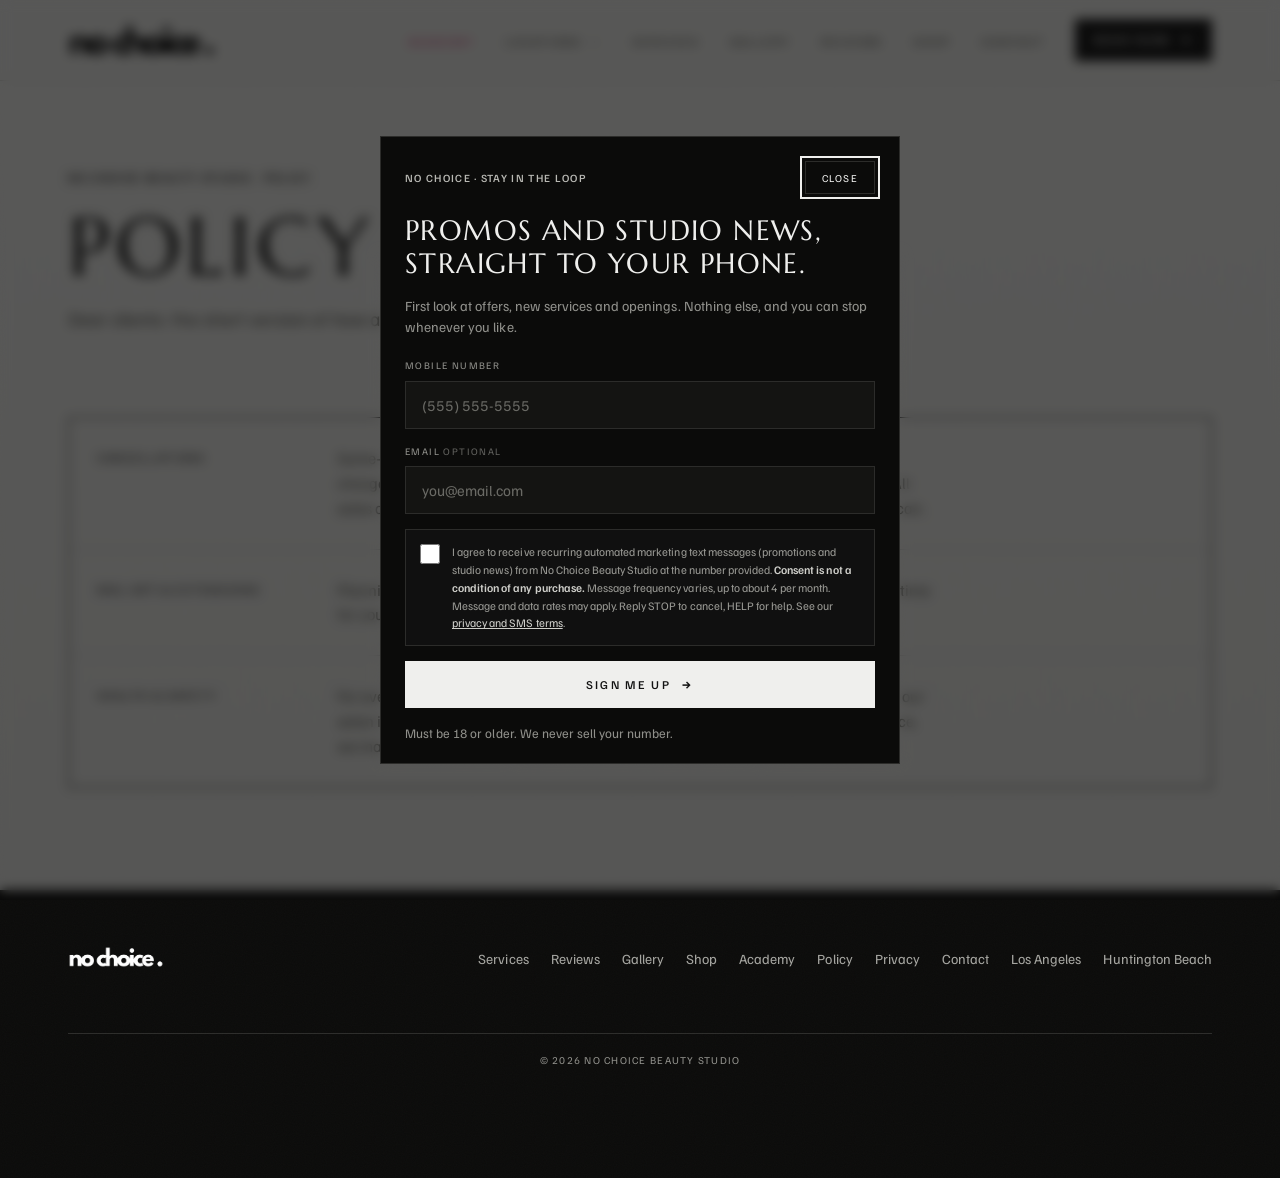
<file: policy/index.html>
<!DOCTYPE html>
<html lang="en">
<head>
  <meta charset="UTF-8">
  <meta name="viewport" content="width=device-width, initial-scale=1.0">
  <title>Studio Policy | No Choice Beauty Studio</title>
  <meta name="description" content="No Choice Beauty Studio policies: same-day cancellations, no-shows, the 15-minute grace period, nail art scheduling and health and safety rules.">
  <link rel="canonical" href="https://www.nochoicebeauty.com/policy/">
  <meta name="theme-color" content="#DBDBD9">
  <meta property="og:type" content="website">
  <meta property="og:site_name" content="No Choice Beauty Studio">
  <meta property="og:title" content="Studio Policy | No Choice Beauty Studio">
  <meta property="og:description" content="No Choice Beauty Studio policies: same-day cancellations, no-shows, the 15-minute grace period, nail art scheduling and health and safety rules.">
  <meta property="og:url" content="https://www.nochoicebeauty.com/policy/">
  <meta property="og:image" content="https://www.nochoicebeauty.com/assets/og.jpg">
  <meta name="twitter:card" content="summary_large_image">
  <link rel="icon" href="/assets/favicon.ico">
  <link rel="preconnect" href="https://fonts.googleapis.com">
  <link rel="preconnect" href="https://fonts.gstatic.com" crossorigin>
  <link href="https://fonts.googleapis.com/css2?family=Familjen+Grotesk:wght@400..700&family=Fragment+Mono&family=Marcellus&display=swap" rel="stylesheet">
  <link rel="stylesheet" href="/styles.css">
</head>
<body>
<header class="nav">
  <div class="wrap nav-in">
    <a class="nav-logo" href="/" aria-label="No Choice Beauty Studio, home">
      <img src="/assets/logo-word.png" alt="no choice." width="148" height="34">
    </a>
    <nav aria-label="Main">
      <ul class="nav-links" id="nav-links">
        <li><a href="/academy/" class="nav-accent">Academy</a></li>
        <li class="has-drop">
          <button class="drop-btn" type="button" aria-expanded="false" aria-haspopup="true">Locations <span class="caret" aria-hidden="true">&#8964;</span></button>
          <ul class="drop">
            <li><a href="/los-angeles/">Los Angeles</a></li>
            <li><a href="/huntington-beach/">Huntington Beach</a></li>
          </ul>
        </li>
        <li><a href="/services/">Services</a></li>
        <li><a href="/gallery/">Gallery</a></li>
        <li><a href="/reviews/">Reviews</a></li>
        <li><a href="/shop/">Shop</a></li>
        <li><a href="/contact/">Contact</a></li>
        <li><a class="btn js-book" href="/contact/#book">Book now <span class="arr">&rarr;</span></a></li>
      </ul>
    </nav>
    <button class="nav-burger" aria-expanded="false" aria-controls="nav-links" aria-label="Open menu"><span class="bar"></span><span class="bar"></span></button>
  </div>
</header>

<main id="main">
  <section class="page-hero">
    <div class="wrap">
      <p class="mono">No Choice Beauty Studio &middot; Policy</p>
      <h1 class="display">Policy</h1>
      <p class="addr">Dear clients: the short version of how appointments work here.</p>
    </div>
  </section>

  <section class="block" style="padding-top:clamp(28px,4vw,48px);">
    <div class="wrap">
      <div class="policy-card rv">
        <div class="policy-row">
          <h3>Cancellations</h3>
          <p>Same-day cancellations are charged <b>50%</b> of the booked service. No-shows are charged <b>100%</b>. We hold your appointment for up to <b>15 minutes</b> past its start time. All sales are final and non-refundable. Thank you for giving us as much notice as you can.</p>
        </div>
        <div class="policy-row">
          <h3>Nail art &amp; extensions</h3>
          <p>Planning a design or extensions? <b>Tell us when you book</b> so we can reserve enough time for your ideas.</p>
        </div>
        <div class="policy-row">
          <h3>Health &amp; safety</h3>
          <p>For everyone's safety, we can't work on hands, feet, or eyes with an active infection; our salon isn't licensed to treat infected areas. If an infection wasn't disclosed in advance, we may have to decline the appointment and <b>the full price will still apply</b>.</p>
        </div>
      </div>
    </div>
  </section>
</main>

<dialog class="book-modal" id="book-modal" aria-label="Choose a studio to book">
  <div class="bm-in">
    <div class="bm-head">
      <p class="mono-sm">Book an appointment</p>
      <button class="bm-close" aria-label="Close booking menu">Close</button>
    </div>
    <p class="bm-sub">Choose your studio. Booking opens on Vagaro.</p>
    <a class="bm-city" href="https://www.vagaro.com/nochoice" target="_blank" rel="noopener">
      <span class="bm-name">los angeles</span>
      <span class="bm-meta">3272 Motor Ave Ste G, Los Angeles</span>
      <span class="bm-arr">&rarr;</span>
    </a>
    <a class="bm-city" href="https://www.vagaro.com/nochoicehuntingtonbeach" target="_blank" rel="noopener">
      <span class="bm-name">huntington beach</span>
      <span class="bm-meta">18582 Beach Blvd Suite 21, Huntington Beach</span>
      <span class="bm-arr">&rarr;</span>
    </a>
    <p class="bm-foot">Studio details: <a href="/los-angeles/">Los Angeles</a> &middot; <a href="/huntington-beach/">Huntington Beach</a> &nbsp;&nbsp;Questions? DM <a href="https://www.instagram.com/nochoice_la/" target="_blank" rel="noopener">@nochoice_la</a></p>
  </div>
</dialog>

<footer>
  <div class="wrap foot-in">
    <img src="/assets/logo-word-white.png" alt="no choice.">
    <ul class="foot-links">
      <li><a href="/services/">Services</a></li>
      <li><a href="/reviews/">Reviews</a></li>
      <li><a href="/gallery/">Gallery</a></li>
      <li><a href="/shop/">Shop</a></li>
      <li><a href="/academy/">Academy</a></li>
      <li><a href="/policy/">Policy</a></li>
      <li><a href="/privacy/">Privacy</a></li>
      <li><a href="/contact/">Contact</a></li>
      <li><a href="/los-angeles/">Los Angeles</a></li>
      <li><a href="/huntington-beach/">Huntington Beach</a></li>
    </ul>
    <div class="foot-note">
      <span>&copy; <span id="yr">2026</span> No Choice Beauty Studio</span>
    </div>
  </div>
</footer>

<div class="bookbar" aria-label="Book an appointment">
  <a class="js-book" href="/contact/#book">Book an appointment</a>
</div>

<script src="/assets/lenis.min.js" defer></script>
<script src="/script.js" defer></script>
</body>
</html>
</file>
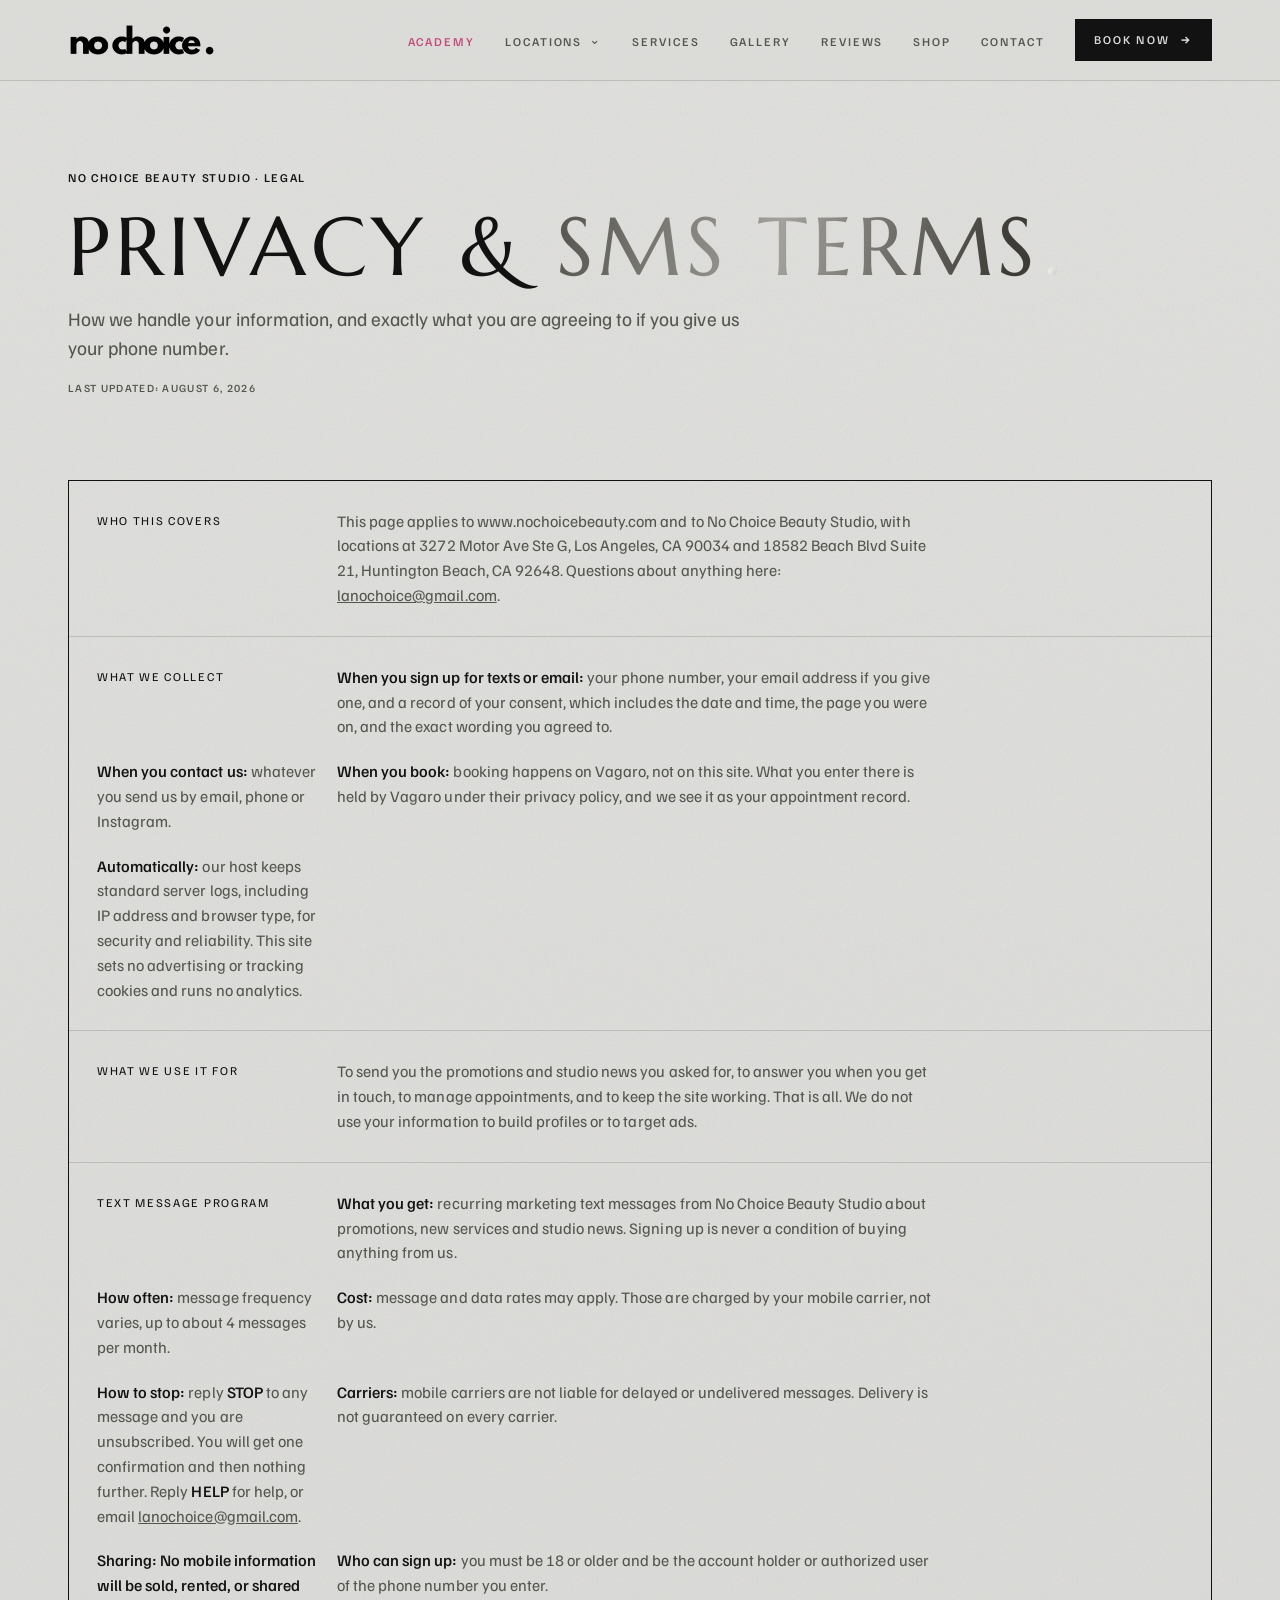
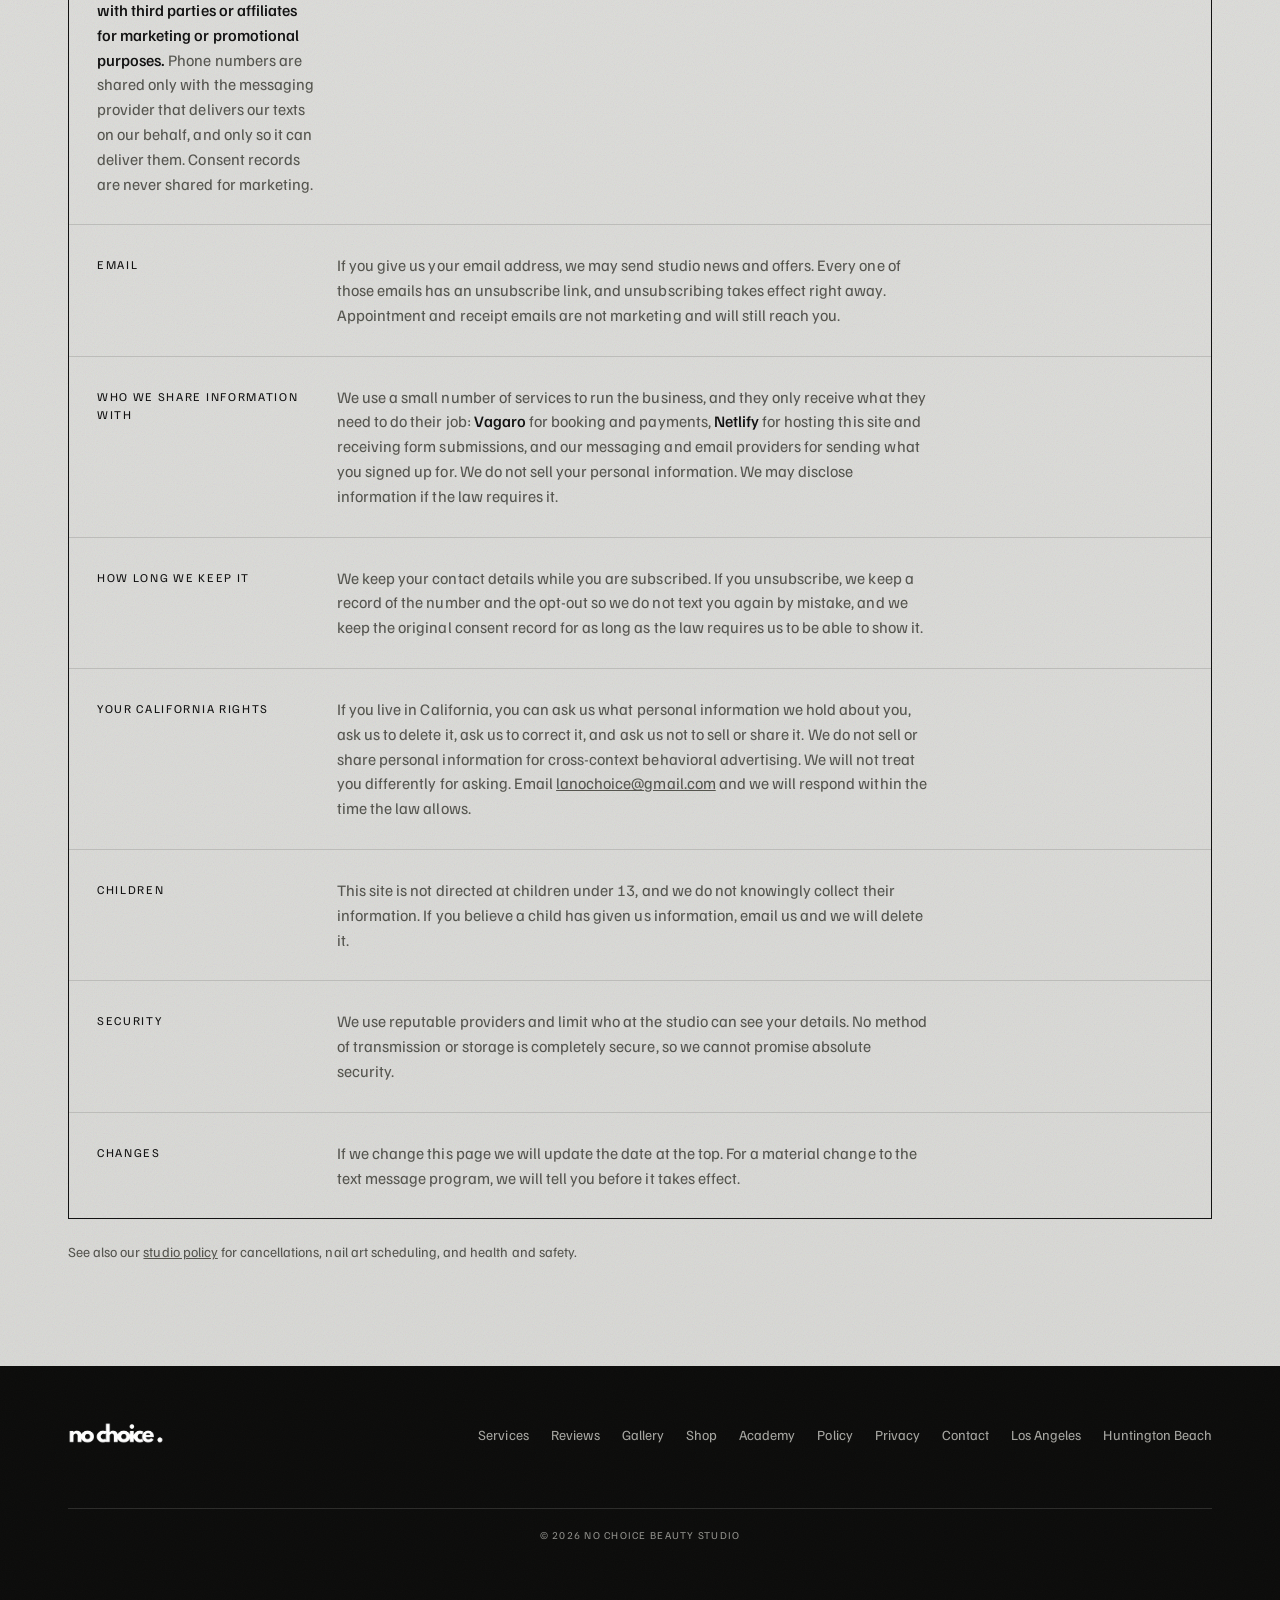
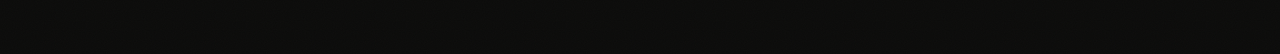
<file: privacy/index.html>
<!DOCTYPE html>
<html lang="en">
<head>
  <meta charset="UTF-8">
  <meta name="viewport" content="width=device-width, initial-scale=1.0">
  <title>Privacy &amp; SMS Terms | No Choice Beauty Studio</title>
  <meta name="description" content="How No Choice Beauty Studio handles your information, plus the terms of our text message program: message frequency, rates, and how to stop at any time.">
  <link rel="canonical" href="https://www.nochoicebeauty.com/privacy/">
  <meta name="theme-color" content="#DBDBD9">
  <meta property="og:type" content="website">
  <meta property="og:site_name" content="No Choice Beauty Studio">
  <meta property="og:title" content="Privacy &amp; SMS Terms | No Choice Beauty Studio">
  <meta property="og:description" content="How No Choice Beauty Studio handles your information, plus the terms of our text message program.">
  <meta property="og:url" content="https://www.nochoicebeauty.com/privacy/">
  <meta property="og:image" content="https://www.nochoicebeauty.com/assets/og.jpg">
  <meta name="twitter:card" content="summary_large_image">
  <link rel="icon" href="/assets/favicon.ico">
  <link rel="preconnect" href="https://fonts.googleapis.com">
  <link rel="preconnect" href="https://fonts.gstatic.com" crossorigin>
  <link href="https://fonts.googleapis.com/css2?family=Familjen+Grotesk:wght@400..700&family=Fragment+Mono&family=Marcellus&display=swap" rel="stylesheet">
  <link rel="stylesheet" href="/styles.css">
</head>
<body>
<header class="nav">
  <div class="wrap nav-in">
    <a class="nav-logo" href="/" aria-label="No Choice Beauty Studio, home">
      <img src="/assets/logo-word.png" alt="no choice." width="148" height="34">
    </a>
    <nav aria-label="Main">
      <ul class="nav-links" id="nav-links">
        <li><a href="/academy/" class="nav-accent">Academy</a></li>
        <li class="has-drop">
          <button class="drop-btn" type="button" aria-expanded="false" aria-haspopup="true">Locations <span class="caret" aria-hidden="true">&#8964;</span></button>
          <ul class="drop">
            <li><a href="/los-angeles/">Los Angeles</a></li>
            <li><a href="/huntington-beach/">Huntington Beach</a></li>
          </ul>
        </li>
        <li><a href="/services/">Services</a></li>
        <li><a href="/gallery/">Gallery</a></li>
        <li><a href="/reviews/">Reviews</a></li>
        <li><a href="/shop/">Shop</a></li>
        <li><a href="/contact/">Contact</a></li>
        <li><a class="btn js-book" href="/contact/#book">Book now <span class="arr">&rarr;</span></a></li>
      </ul>
    </nav>
    <button class="nav-burger" aria-expanded="false" aria-controls="nav-links" aria-label="Open menu"><span class="bar"></span><span class="bar"></span></button>
  </div>
</header>

<main id="main">
  <section class="page-hero">
    <div class="wrap">
      <p class="mono">No Choice Beauty Studio &middot; Legal</p>
      <h1 class="display">Privacy &amp; <span class="chrome">SMS terms</span></h1>
      <p class="addr">How we handle your information, and exactly what you are agreeing to if you give us your phone number.</p>
      <p class="legal-date mono-sm">Last updated: August 6, 2026</p>
    </div>
  </section>

  <section class="block" style="padding-top:clamp(28px,4vw,48px);">
    <div class="wrap">
      <div class="policy-card rv">

        <div class="policy-row">
          <h3>Who this covers</h3>
          <p>This page applies to www.nochoicebeauty.com and to No Choice Beauty Studio, with locations at 3272 Motor Ave Ste G, Los Angeles, CA 90034 and 18582 Beach Blvd Suite 21, Huntington Beach, CA 92648. Questions about anything here: <a href="mailto:lanochoice@gmail.com">lanochoice@gmail.com</a>.</p>
        </div>

        <div class="policy-row">
          <h3>What we collect</h3>
          <p><b>When you sign up for texts or email:</b> your phone number, your email address if you give one, and a record of your consent, which includes the date and time, the page you were on, and the exact wording you agreed to.</p>
          <p><b>When you contact us:</b> whatever you send us by email, phone or Instagram.</p>
          <p><b>When you book:</b> booking happens on Vagaro, not on this site. What you enter there is held by Vagaro under their privacy policy, and we see it as your appointment record.</p>
          <p><b>Automatically:</b> our host keeps standard server logs, including IP address and browser type, for security and reliability. This site sets no advertising or tracking cookies and runs no analytics.</p>
        </div>

        <div class="policy-row">
          <h3>What we use it for</h3>
          <p>To send you the promotions and studio news you asked for, to answer you when you get in touch, to manage appointments, and to keep the site working. That is all. We do not use your information to build profiles or to target ads.</p>
        </div>

        <div class="policy-row">
          <h3>Text message program</h3>
          <p><b>What you get:</b> recurring marketing text messages from No Choice Beauty Studio about promotions, new services and studio news. Signing up is never a condition of buying anything from us.</p>
          <p><b>How often:</b> message frequency varies, up to about 4 messages per month.</p>
          <p><b>Cost:</b> message and data rates may apply. Those are charged by your mobile carrier, not by us.</p>
          <p><b>How to stop:</b> reply <b>STOP</b> to any message and you are unsubscribed. You will get one confirmation and then nothing further. Reply <b>HELP</b> for help, or email <a href="mailto:lanochoice@gmail.com">lanochoice@gmail.com</a>.</p>
          <p><b>Carriers:</b> mobile carriers are not liable for delayed or undelivered messages. Delivery is not guaranteed on every carrier.</p>
          <p><b>Sharing:</b> <b>No mobile information will be sold, rented, or shared with third parties or affiliates for marketing or promotional purposes.</b> Phone numbers are shared only with the messaging provider that delivers our texts on our behalf, and only so it can deliver them. Consent records are never shared for marketing.</p>
          <p><b>Who can sign up:</b> you must be 18 or older and be the account holder or authorized user of the phone number you enter.</p>
        </div>

        <div class="policy-row">
          <h3>Email</h3>
          <p>If you give us your email address, we may send studio news and offers. Every one of those emails has an unsubscribe link, and unsubscribing takes effect right away. Appointment and receipt emails are not marketing and will still reach you.</p>
        </div>

        <div class="policy-row">
          <h3>Who we share information with</h3>
          <p>We use a small number of services to run the business, and they only receive what they need to do their job: <b>Vagaro</b> for booking and payments, <b>Netlify</b> for hosting this site and receiving form submissions, and our messaging and email providers for sending what you signed up for. We do not sell your personal information. We may disclose information if the law requires it.</p>
        </div>

        <div class="policy-row">
          <h3>How long we keep it</h3>
          <p>We keep your contact details while you are subscribed. If you unsubscribe, we keep a record of the number and the opt-out so we do not text you again by mistake, and we keep the original consent record for as long as the law requires us to be able to show it.</p>
        </div>

        <div class="policy-row">
          <h3>Your California rights</h3>
          <p>If you live in California, you can ask us what personal information we hold about you, ask us to delete it, ask us to correct it, and ask us not to sell or share it. We do not sell or share personal information for cross-context behavioral advertising. We will not treat you differently for asking. Email <a href="mailto:lanochoice@gmail.com">lanochoice@gmail.com</a> and we will respond within the time the law allows.</p>
        </div>

        <div class="policy-row">
          <h3>Children</h3>
          <p>This site is not directed at children under 13, and we do not knowingly collect their information. If you believe a child has given us information, email us and we will delete it.</p>
        </div>

        <div class="policy-row">
          <h3>Security</h3>
          <p>We use reputable providers and limit who at the studio can see your details. No method of transmission or storage is completely secure, so we cannot promise absolute security.</p>
        </div>

        <div class="policy-row">
          <h3>Changes</h3>
          <p>If we change this page we will update the date at the top. For a material change to the text message program, we will tell you before it takes effect.</p>
        </div>

      </div>
      <p class="legal-foot">See also our <a href="/policy/">studio policy</a> for cancellations, nail art scheduling, and health and safety.</p>
    </div>
  </section>
</main>

<dialog class="book-modal" id="book-modal" aria-label="Choose a studio to book">
  <div class="bm-in">
    <div class="bm-head">
      <p class="mono-sm">Book an appointment</p>
      <button class="bm-close" aria-label="Close booking menu">Close</button>
    </div>
    <p class="bm-sub">Choose your studio. Booking opens on Vagaro.</p>
    <a class="bm-city" href="https://www.vagaro.com/nochoice" target="_blank" rel="noopener">
      <span class="bm-name">los angeles</span>
      <span class="bm-meta">3272 Motor Ave Ste G, Los Angeles</span>
      <span class="bm-arr">&rarr;</span>
    </a>
    <a class="bm-city" href="https://www.vagaro.com/nochoicehuntingtonbeach" target="_blank" rel="noopener">
      <span class="bm-name">huntington beach</span>
      <span class="bm-meta">18582 Beach Blvd Suite 21, Huntington Beach</span>
      <span class="bm-arr">&rarr;</span>
    </a>
    <p class="bm-foot">Studio details: <a href="/los-angeles/">Los Angeles</a> &middot; <a href="/huntington-beach/">Huntington Beach</a> &nbsp;&nbsp;Questions? DM <a href="https://www.instagram.com/nochoice_la/" target="_blank" rel="noopener">@nochoice_la</a></p>
  </div>
</dialog>

<footer>
  <div class="wrap foot-in">
    <img src="/assets/logo-word-white.png" alt="no choice.">
    <ul class="foot-links">
      <li><a href="/services/">Services</a></li>
      <li><a href="/reviews/">Reviews</a></li>
      <li><a href="/gallery/">Gallery</a></li>
      <li><a href="/shop/">Shop</a></li>
      <li><a href="/academy/">Academy</a></li>
      <li><a href="/policy/">Policy</a></li>
      <li><a href="/privacy/">Privacy</a></li>
      <li><a href="/contact/">Contact</a></li>
      <li><a href="/los-angeles/">Los Angeles</a></li>
      <li><a href="/huntington-beach/">Huntington Beach</a></li>
    </ul>
    <div class="foot-note">
      <span>&copy; <span id="yr">2026</span> No Choice Beauty Studio</span>
    </div>
  </div>
</footer>

<div class="bookbar" aria-label="Book an appointment">
  <a class="js-book" href="/contact/#book">Book an appointment</a>
</div>

<script src="/assets/lenis.min.js" defer></script>
<script src="/script.js" defer></script>
</body>
</html>
</file>
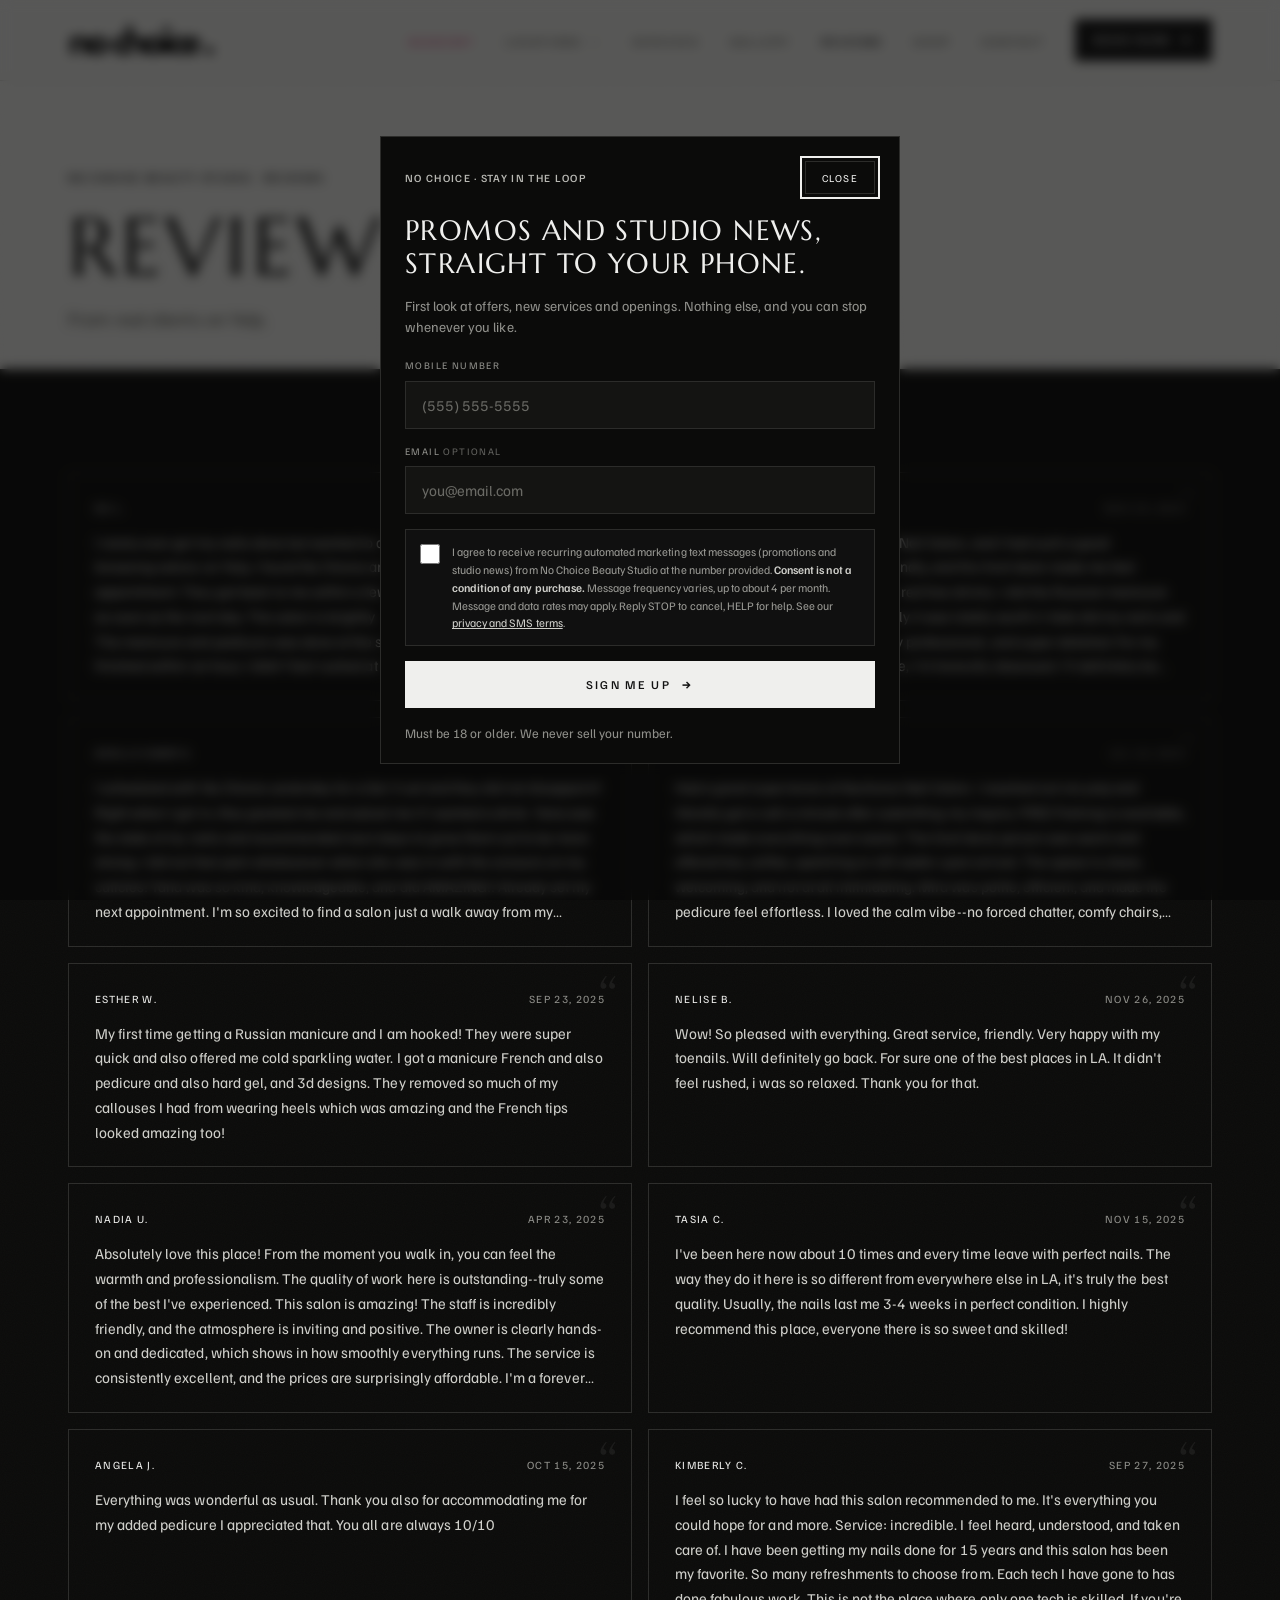
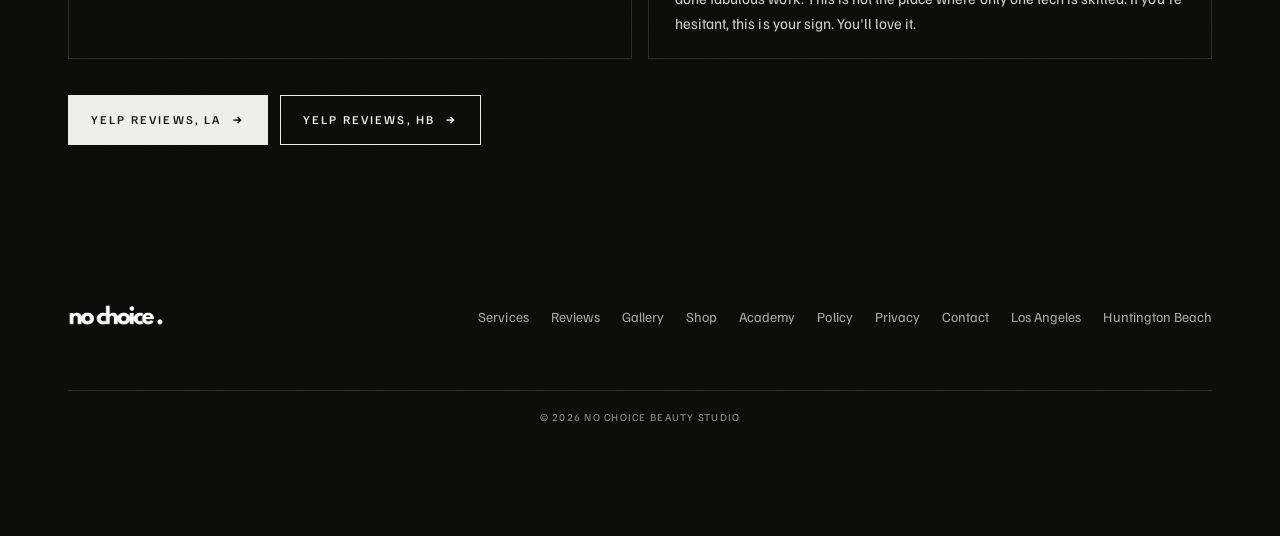
<file: reviews/index.html>
<!DOCTYPE html>
<html lang="en">
<head>
  <meta charset="UTF-8">
  <meta name="viewport" content="width=device-width, initial-scale=1.0">
  <title>Client Reviews | No Choice Beauty Studio</title>
  <meta name="description" content="What clients say about No Choice Beauty Studio in West LA and Huntington Beach: Russian manicures, Gel X sets, lashes and more, reviewed on Yelp.">
  <link rel="canonical" href="https://www.nochoicebeauty.com/reviews/">
  <meta name="theme-color" content="#DBDBD9">
  <meta property="og:type" content="website">
  <meta property="og:site_name" content="No Choice Beauty Studio">
  <meta property="og:title" content="Client Reviews | No Choice Beauty Studio">
  <meta property="og:description" content="What clients say about No Choice Beauty Studio in West LA and Huntington Beach: Russian manicures, Gel X sets, lashes and more, reviewed on Yelp.">
  <meta property="og:url" content="https://www.nochoicebeauty.com/reviews/">
  <meta property="og:image" content="https://www.nochoicebeauty.com/assets/og.jpg">
  <meta name="twitter:card" content="summary_large_image">
  <link rel="icon" href="/assets/favicon.ico">
  <link rel="preconnect" href="https://fonts.googleapis.com">
  <link rel="preconnect" href="https://fonts.gstatic.com" crossorigin>
  <link href="https://fonts.googleapis.com/css2?family=Familjen+Grotesk:wght@400..700&family=Fragment+Mono&family=Marcellus&display=swap" rel="stylesheet">
  <link rel="stylesheet" href="/styles.css">
</head>
<body>
<header class="nav">
  <div class="wrap nav-in">
    <a class="nav-logo" href="/" aria-label="No Choice Beauty Studio, home">
      <img src="/assets/logo-word.png" alt="no choice." width="148" height="34">
    </a>
    <nav aria-label="Main">
      <ul class="nav-links" id="nav-links">
        <li><a href="/academy/" class="nav-accent">Academy</a></li>
        <li class="has-drop">
          <button class="drop-btn" type="button" aria-expanded="false" aria-haspopup="true">Locations <span class="caret" aria-hidden="true">&#8964;</span></button>
          <ul class="drop">
            <li><a href="/los-angeles/">Los Angeles</a></li>
            <li><a href="/huntington-beach/">Huntington Beach</a></li>
          </ul>
        </li>
        <li><a href="/services/">Services</a></li>
        <li><a href="/gallery/">Gallery</a></li>
        <li><a href="/reviews/" aria-current="page">Reviews</a></li>
        <li><a href="/shop/">Shop</a></li>
        <li><a href="/contact/">Contact</a></li>
        <li><a class="btn js-book" href="/contact/#book">Book now <span class="arr">&rarr;</span></a></li>
      </ul>
    </nav>
    <button class="nav-burger" aria-expanded="false" aria-controls="nav-links" aria-label="Open menu"><span class="bar"></span><span class="bar"></span></button>
  </div>
</header>

<main id="main">
  <section class="page-hero">
    <div class="wrap">
      <p class="mono">No Choice Beauty Studio &middot; Reviews</p>
      <h1 class="display">Reviews</h1>
      <p class="addr">From real clients on Yelp.</p>
    </div>
  </section>

  <section class="block on-dark">
    <div class="wrap">
      <div class="rev-grid">
        <article class="rev rv">
          <div class="rev-top"><span>Su L.</span><span class="d">Dec 5, 2025</span></div>
          <p>I rarely ever get my nails done but wanted to do them for the holidays. After browsing salons on Yelp, I found No Choice and messaged to set up an appointment. They got back to me within a few hours and I was able to come in as soon as the next day. The salon is brightly lit and everyone was welcoming. The manicure and pedicure was done at the same time and though the girls finished within an hour, I didn't feel rushed at all. They used a machine to buff off the dead skin on my feet, and they felt so soft after. Would highly recommend whether you need to get a mani/pedi or other beauty services done.</p>
        </article>
        <article class="rev rv">
          <div class="rev-top"><span>Sheba S.</span><span class="d">Nov 20, 2025</span></div>
          <p>This was my first time at No Choice Nail Salon, and I had such a good experience. The vibe was super friendly, and the front desk made me feel welcome right away. They even offered free drinks. I did the Russian manicure as a first-time customer, and honestly it was totally worth it. Kate did my nails and she was AMAZING. So gentle, really professional, and super detailed. For my first time getting a Russian manicure, I'm honestly obsessed. I'll definitely be coming back!</p>
        </article>
        <article class="rev rv">
          <div class="rev-top"><span>Adelle Amor S.</span><span class="d">Nov 1, 2025</span></div>
          <p>I scheduled with No Choice yesterday for a Gel X set and they did not disappoint! Right when I got in, they greeted me and asked me if I wanted a drink. Yana saw the state of my nails and recommended next steps to grow them out to be more strong. I did not feel pain whatsoever when she was in with the scissors on my cuticles! Yana was so kind, knowledgeable, and did AMAZING!! Already set my next appointment. I'm so excited to find a salon just a walk away from my apartment!!!!</p>
        </article>
        <article class="rev rv">
          <div class="rev-top"><span>Andrea M.</span><span class="d">Jul 18, 2025</span></div>
          <p>Had a great experience at Nochoice Nail Salon. I reached out via yelp and literally got a call a minute after submitting my inquiry. FREE Parking is available, which made everything even easier. The front desk person was warm and offered tea, coffee, sparkling or still water upon arrival. The space is clean, welcoming, and not at all intimidating. Mira was polite, efficient, and made the pedicure feel effortless. I loved the calm vibe--no forced chatter, comfy chairs, and Sex and the City playing in the background.</p>
        </article>
        <article class="rev rv">
          <div class="rev-top"><span>Esther W.</span><span class="d">Sep 23, 2025</span></div>
          <p>My first time getting a Russian manicure and I am hooked! They were super quick and also offered me cold sparkling water. I got a manicure French and also pedicure and also hard gel, and 3d designs. They removed so much of my callouses I had from wearing heels which was amazing and the French tips looked amazing too!</p>
        </article>
        <article class="rev rv">
          <div class="rev-top"><span>Nelise B.</span><span class="d">Nov 26, 2025</span></div>
          <p>Wow! So pleased with everything. Great service, friendly. Very happy with my toenails. Will definitely go back. For sure one of the best places in LA. It didn't feel rushed, i was so relaxed. Thank you for that.</p>
        </article>
        <article class="rev rv">
          <div class="rev-top"><span>Nadia U.</span><span class="d">Apr 23, 2025</span></div>
          <p>Absolutely love this place! From the moment you walk in, you can feel the warmth and professionalism. The quality of work here is outstanding--truly some of the best I've experienced. This salon is amazing! The staff is incredibly friendly, and the atmosphere is inviting and positive. The owner is clearly hands-on and dedicated, which shows in how smoothly everything runs. The service is consistently excellent, and the prices are surprisingly affordable. I'm a forever client!</p>
        </article>
        <article class="rev rv">
          <div class="rev-top"><span>Tasia C.</span><span class="d">Nov 15, 2025</span></div>
          <p>I've been here now about 10 times and every time leave with perfect nails. The way they do it here is so different from everywhere else in LA, it's truly the best quality. Usually, the nails last me 3-4 weeks in perfect condition. I highly recommend this place, everyone there is so sweet and skilled!</p>
        </article>
        <article class="rev rv">
          <div class="rev-top"><span>Angela J.</span><span class="d">Oct 15, 2025</span></div>
          <p>Everything was wonderful as usual. Thank you also for accommodating me for my added pedicure I appreciated that. You all are always 10/10</p>
        </article>
        <article class="rev rv">
          <div class="rev-top"><span>Kimberly C.</span><span class="d">Sep 27, 2025</span></div>
          <p>I feel so lucky to have had this salon recommended to me. It's everything you could hope for and more. Service: incredible. I feel heard, understood, and taken care of. I have been getting my nails done for 15 years and this salon has been my favorite. So many refreshments to choose from. Each tech I have gone to has done fabulous work. This is not the place where only one tech is skilled. If you're hesitant, this is your sign. You'll love it.</p>
        </article>
      </div>
      <div class="rev-cta">
        <a class="btn on-black" href="https://www.yelp.com/biz/no-choice-los-angeles-2#reviews" target="_blank" rel="noopener">Yelp reviews, LA <span class="arr">&rarr;</span></a>
        <a class="btn ghost on-black" href="https://www.yelp.com/biz/no-choice-beauty-studio-huntington-beach-2" target="_blank" rel="noopener">Yelp reviews, HB <span class="arr">&rarr;</span></a>
      </div>
    </div>
  </section>
</main>

<dialog class="book-modal" id="book-modal" aria-label="Choose a studio to book">
  <div class="bm-in">
    <div class="bm-head">
      <p class="mono-sm">Book an appointment</p>
      <button class="bm-close" aria-label="Close booking menu">Close</button>
    </div>
    <p class="bm-sub">Choose your studio. Booking opens on Vagaro.</p>
    <a class="bm-city" href="https://www.vagaro.com/nochoice" target="_blank" rel="noopener">
      <span class="bm-name">los angeles</span>
      <span class="bm-meta">3272 Motor Ave Ste G, Los Angeles</span>
      <span class="bm-arr">&rarr;</span>
    </a>
    <a class="bm-city" href="https://www.vagaro.com/nochoicehuntingtonbeach" target="_blank" rel="noopener">
      <span class="bm-name">huntington beach</span>
      <span class="bm-meta">18582 Beach Blvd Suite 21, Huntington Beach</span>
      <span class="bm-arr">&rarr;</span>
    </a>
    <p class="bm-foot">Studio details: <a href="/los-angeles/">Los Angeles</a> &middot; <a href="/huntington-beach/">Huntington Beach</a> &nbsp;&nbsp;Questions? DM <a href="https://www.instagram.com/nochoice_la/" target="_blank" rel="noopener">@nochoice_la</a></p>
  </div>
</dialog>

<footer>
  <div class="wrap foot-in">
    <img src="/assets/logo-word-white.png" alt="no choice.">
    <ul class="foot-links">
      <li><a href="/services/">Services</a></li>
      <li><a href="/reviews/">Reviews</a></li>
      <li><a href="/gallery/">Gallery</a></li>
      <li><a href="/shop/">Shop</a></li>
      <li><a href="/academy/">Academy</a></li>
      <li><a href="/policy/">Policy</a></li>
      <li><a href="/privacy/">Privacy</a></li>
      <li><a href="/contact/">Contact</a></li>
      <li><a href="/los-angeles/">Los Angeles</a></li>
      <li><a href="/huntington-beach/">Huntington Beach</a></li>
    </ul>
    <div class="foot-note">
      <span>&copy; <span id="yr">2026</span> No Choice Beauty Studio</span>
    </div>
  </div>
</footer>

<div class="bookbar" aria-label="Book an appointment">
  <a class="js-book" href="/contact/#book">Book an appointment</a>
</div>

<script src="/assets/lenis.min.js" defer></script>
<script src="/script.js" defer></script>
</body>
</html>
</file>
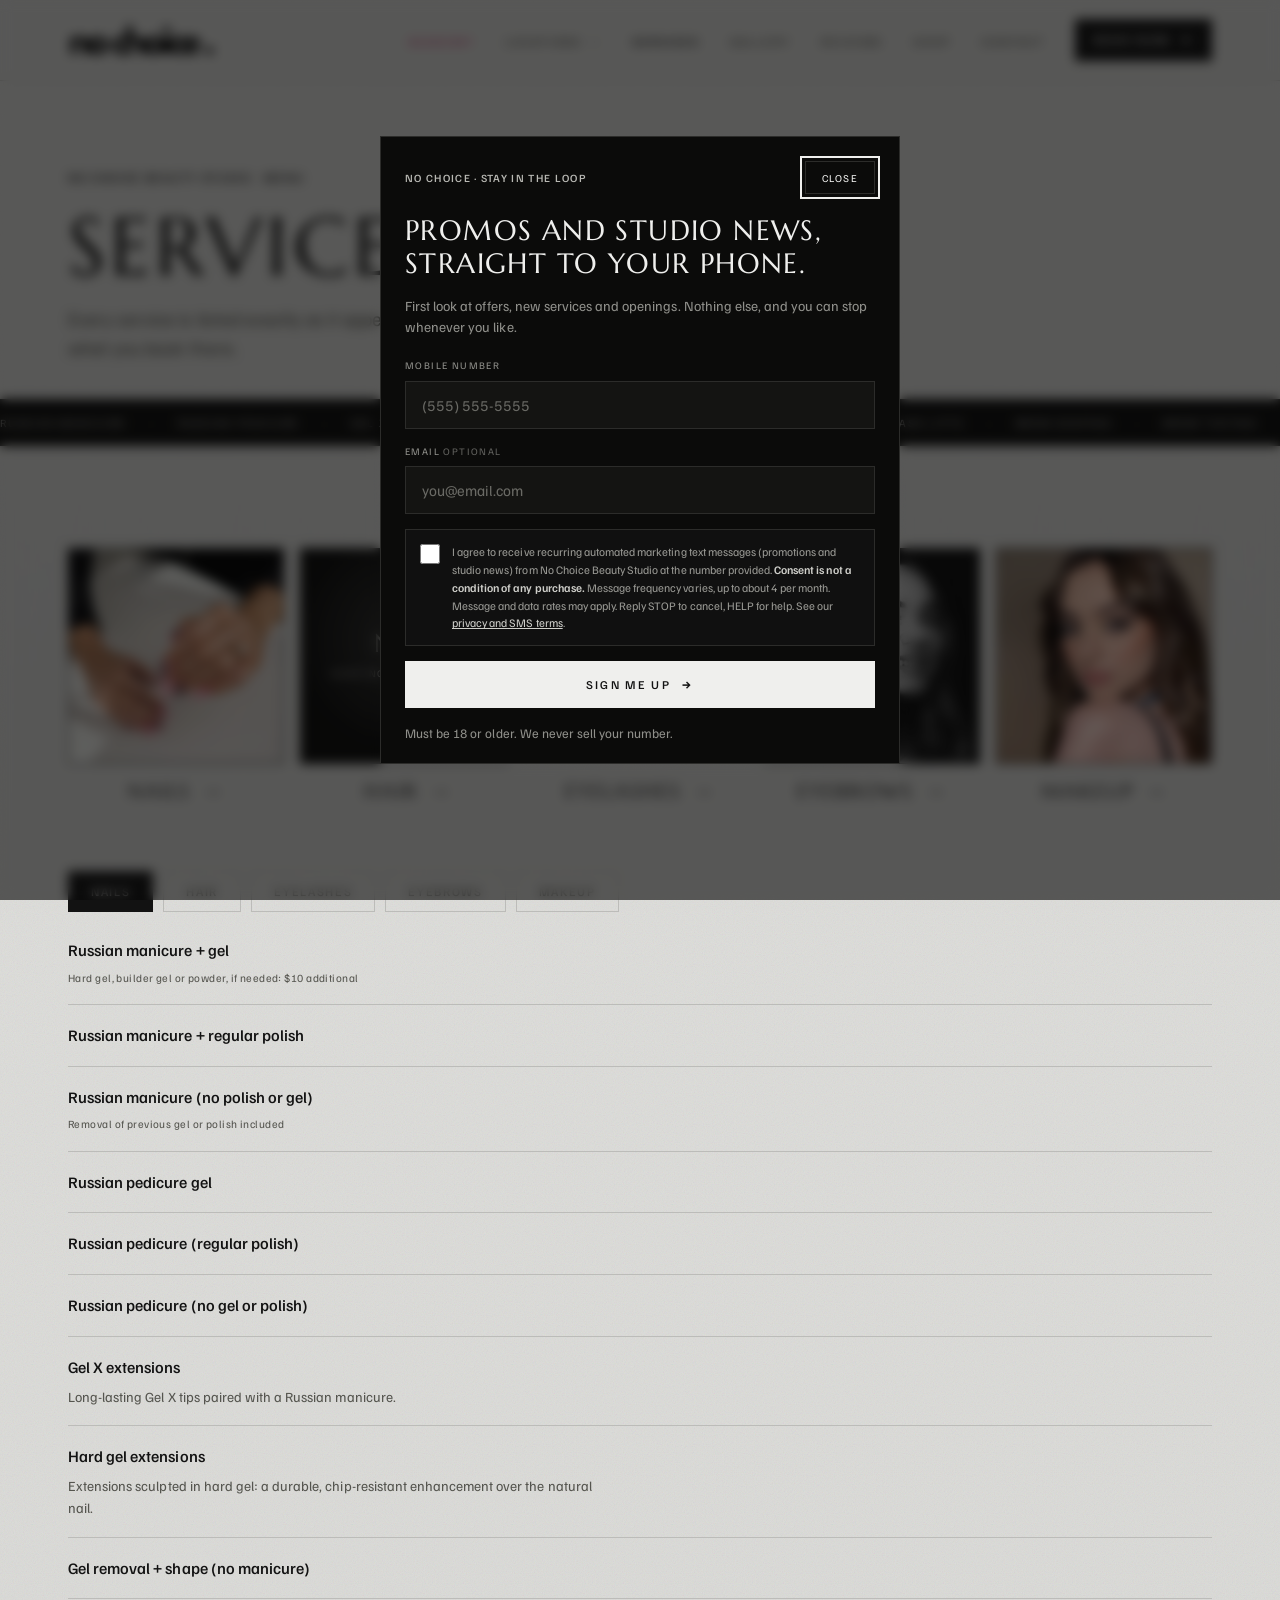
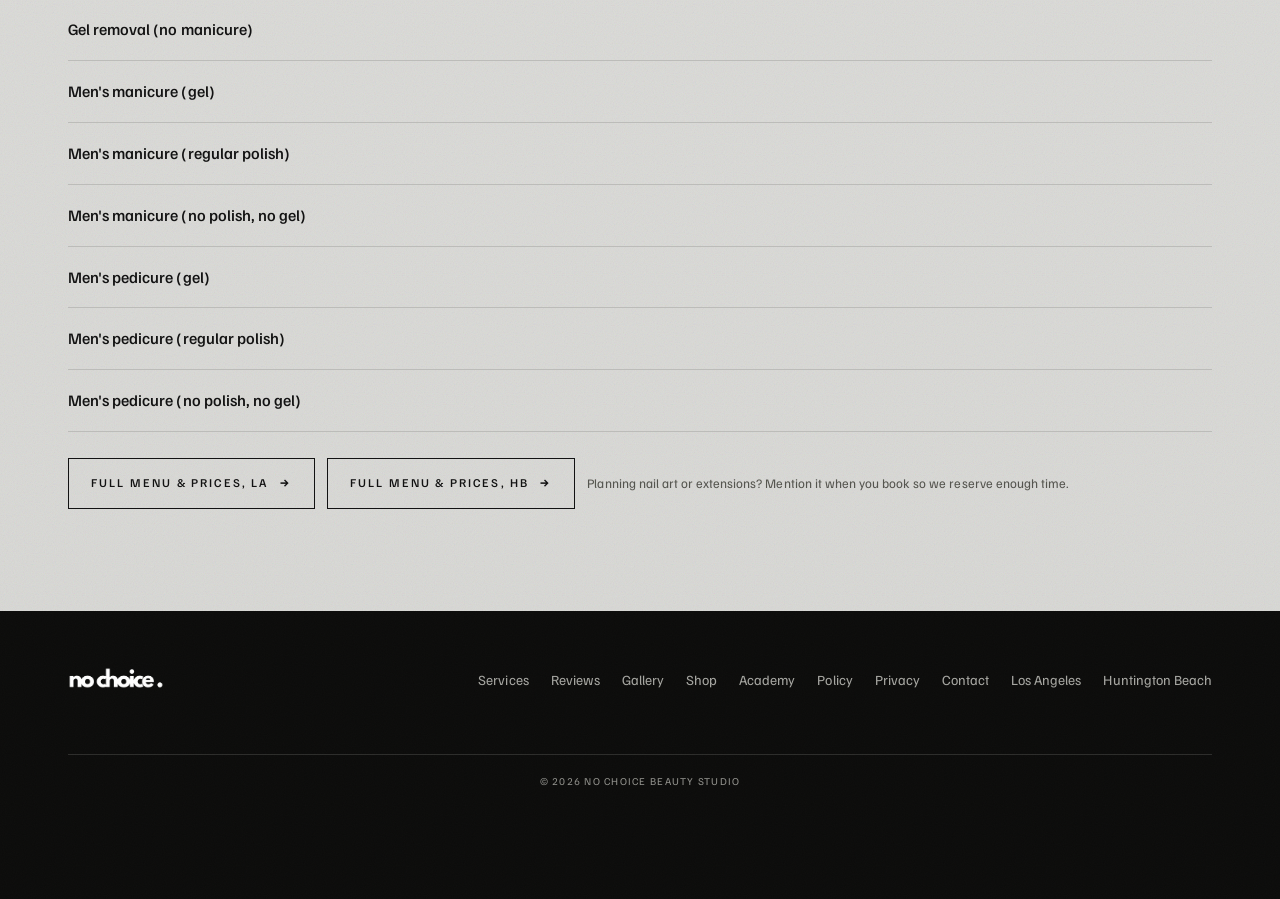
<file: services/index.html>
<!DOCTYPE html>
<html lang="en">
<head>
  <meta charset="UTF-8">
  <meta name="viewport" content="width=device-width, initial-scale=1.0">
  <title>Service Menu | No Choice Beauty Studio: Russian Manicure, Lashes, Brows & Makeup</title>
  <meta name="description" content="The full No Choice Beauty Studio menu: Russian manicure and pedicure, Gel X and hard gel extensions, classic to Mega Volume lashes, lash lifts, brow shaping, tinting and lamination, makeup, and hair at our Huntington Beach studio.">
  <link rel="canonical" href="https://www.nochoicebeauty.com/services/">
  <meta name="theme-color" content="#DBDBD9">
  <meta property="og:type" content="website">
  <meta property="og:site_name" content="No Choice Beauty Studio">
  <meta property="og:title" content="Service Menu | No Choice Beauty Studio: Russian Manicure, Lashes, Brows & Makeup">
  <meta property="og:description" content="The full No Choice Beauty Studio menu: Russian manicure and pedicure, Gel X and hard gel extensions, classic to Mega Volume lashes, lash lifts, brow shaping, tinting and lamination, makeup, and hair at our Huntington Beach studio.">
  <meta property="og:url" content="https://www.nochoicebeauty.com/services/">
  <meta property="og:image" content="https://www.nochoicebeauty.com/assets/og.jpg">
  <meta name="twitter:card" content="summary_large_image">
  <link rel="icon" href="/assets/favicon.ico">
  <link rel="preconnect" href="https://fonts.googleapis.com">
  <link rel="preconnect" href="https://fonts.gstatic.com" crossorigin>
  <link href="https://fonts.googleapis.com/css2?family=Familjen+Grotesk:wght@400..700&family=Fragment+Mono&family=Marcellus&display=swap" rel="stylesheet">
  <link rel="stylesheet" href="/styles.css">
</head>
<body>
<header class="nav">
  <div class="wrap nav-in">
    <a class="nav-logo" href="/" aria-label="No Choice Beauty Studio, home">
      <img src="/assets/logo-word.png" alt="no choice." width="148" height="34">
    </a>
    <nav aria-label="Main">
      <ul class="nav-links" id="nav-links">
        <li><a href="/academy/" class="nav-accent">Academy</a></li>
        <li class="has-drop">
          <button class="drop-btn" type="button" aria-expanded="false" aria-haspopup="true">Locations <span class="caret" aria-hidden="true">&#8964;</span></button>
          <ul class="drop">
            <li><a href="/los-angeles/">Los Angeles</a></li>
            <li><a href="/huntington-beach/">Huntington Beach</a></li>
          </ul>
        </li>
        <li><a href="/services/" aria-current="page">Services</a></li>
        <li><a href="/gallery/">Gallery</a></li>
        <li><a href="/reviews/">Reviews</a></li>
        <li><a href="/shop/">Shop</a></li>
        <li><a href="/contact/">Contact</a></li>
        <li><a class="btn js-book" href="/contact/#book">Book now <span class="arr">&rarr;</span></a></li>
      </ul>
    </nav>
    <button class="nav-burger" aria-expanded="false" aria-controls="nav-links" aria-label="Open menu"><span class="bar"></span><span class="bar"></span></button>
  </div>
</header>

<main id="main">
  <section class="page-hero">
    <div class="wrap">
      <p class="mono">No Choice Beauty Studio &middot; Menu</p>
      <h1 class="display">Services</h1>
      <p class="addr">Every service is listed exactly as it appears on Vagaro, so what you choose here is what you book there.</p>
    </div>
  </section>

  <div class="marquee" aria-hidden="true">
    <div class="marquee-track"><span>Russian manicure</span><span>Russian pedicure</span><span>Gel X extensions</span><span>Hard gel extensions</span><span>Lash extensions</span><span>Lash lifts</span><span>Brow shaping</span><span>Brow tinting</span><span>Brow lamination</span><span>Makeup</span><span>Hair, Huntington Beach</span><span>Russian manicure</span><span>Russian pedicure</span><span>Gel X extensions</span><span>Hard gel extensions</span><span>Lash extensions</span><span>Lash lifts</span><span>Brow shaping</span><span>Brow tinting</span><span>Brow lamination</span><span>Makeup</span><span>Hair, Huntington Beach</span></div>
  </div>

  <section class="block">
    <div class="wrap">
      <div class="cat-grid is-five">
        <a class="cat rv" href="#menu-nails">
          <figure class="frame" style="--ar: 1 / 1;">
              <img src="/assets/cat-nails.webp" alt="Pink stiletto set with black nail art by No Choice Beauty Studio" loading="lazy" width="1000" height="1000">
            </figure>
          <div class="cat-label"><span>nails</span><span class="arr">&rarr;</span></div>
        </a>
        <!-- Hair: awaiting the owners' photo. Swap .cat-ph for a <figure class="frame">
             once assets/cat-hair.webp exists. -->
        <a class="cat rv" href="#menu-hair">
          <div class="cat-ph">
            <span class="cat-ph-tag chrome-light">New</span>
            <span class="cat-ph-note">Huntington Beach only</span>
          </div>
          <div class="cat-label"><span>hair</span><span class="arr">&rarr;</span></div>
        </a>
        <a class="cat rv" href="#menu-eyelashes">
          <figure class="frame" style="--ar: 1 / 1;">
  <img src="/assets/cat-lashes.webp" alt="Volume lash extensions, close portrait" loading="lazy" width="1000" height="1250">
</figure>
          <div class="cat-label"><span>eyelashes</span><span class="arr">&rarr;</span></div>
        </a>
        <a class="cat rv" href="#menu-eyebrows">
          <figure class="frame" style="--ar: 1 / 1;">
  <img src="/assets/cat-brows.webp" alt="Brow shaping in progress, black and white portrait" loading="lazy" width="1000" height="1250">
</figure>
          <div class="cat-label"><span>eyebrows</span><span class="arr">&rarr;</span></div>
        </a>
        <a class="cat rv" href="#menu-makeup">
          <figure class="frame" style="--ar: 1 / 1;">
  <img src="/assets/cat-makeup.webp" alt="Editorial makeup look by No Choice Beauty Studio" loading="lazy" width="1000" height="1240">
</figure>
          <div class="cat-label"><span>makeup</span><span class="arr">&rarr;</span></div>
        </a>
      </div>
      <div class="menu">
        <div class="tabs" role="tablist" aria-label="Service menu">
          <button class="tab" id="tab-nails" role="tab" aria-selected="true" aria-controls="menu-nails">Nails</button>
          <button class="tab" id="tab-hair" role="tab" aria-selected="false" aria-controls="menu-hair">Hair</button>
          <button class="tab" id="tab-eyelashes" role="tab" aria-selected="false" aria-controls="menu-eyelashes">Eyelashes</button>
          <button class="tab" id="tab-eyebrows" role="tab" aria-selected="false" aria-controls="menu-eyebrows">Eyebrows</button>
          <button class="tab" id="tab-makeup" role="tab" aria-selected="false" aria-controls="menu-makeup">Makeup</button>
        </div>

        <div class="panel" id="menu-nails" role="tabpanel" aria-labelledby="tab-nails">
          <div class="svc"><div class="svc-line"><span class="svc-name">Russian manicure + gel</span><span class="leader"></span><span class="price"></span></div><p class="svc-note">Hard gel, builder gel or powder, if needed: $10 additional</p></div>
          <div class="svc"><div class="svc-line"><span class="svc-name">Russian manicure + regular polish</span><span class="leader"></span><span class="price"></span></div></div>
          <div class="svc"><div class="svc-line"><span class="svc-name">Russian manicure (no polish or gel)</span><span class="leader"></span><span class="price"></span></div><p class="svc-note">Removal of previous gel or polish included</p></div>
          <div class="svc"><div class="svc-line"><span class="svc-name">Russian pedicure gel</span><span class="leader"></span><span class="price"></span></div></div>
          <div class="svc"><div class="svc-line"><span class="svc-name">Russian pedicure (regular polish)</span><span class="leader"></span><span class="price"></span></div></div>
          <div class="svc"><div class="svc-line"><span class="svc-name">Russian pedicure (no gel or polish)</span><span class="leader"></span><span class="price"></span></div></div>
          <div class="svc"><div class="svc-line"><span class="svc-name">Gel X extensions</span><span class="leader"></span><span class="price"></span></div><p class="svc-desc">Long-lasting Gel X tips paired with a Russian manicure.</p></div>
          <div class="svc"><div class="svc-line"><span class="svc-name">Hard gel extensions</span><span class="leader"></span><span class="price"></span></div><p class="svc-desc">Extensions sculpted in hard gel: a durable, chip-resistant enhancement over the natural nail.</p></div>
          <div class="svc"><div class="svc-line"><span class="svc-name">Gel removal + shape (no manicure)</span><span class="leader"></span><span class="price"></span></div></div>
          <div class="svc"><div class="svc-line"><span class="svc-name">Gel removal (no manicure)</span><span class="leader"></span><span class="price"></span></div></div>
          <div class="svc"><div class="svc-line"><span class="svc-name">Men's manicure (gel)</span><span class="leader"></span><span class="price"></span></div></div>
          <div class="svc"><div class="svc-line"><span class="svc-name">Men's manicure (regular polish)</span><span class="leader"></span><span class="price"></span></div></div>
          <div class="svc"><div class="svc-line"><span class="svc-name">Men's manicure (no polish, no gel)</span><span class="leader"></span><span class="price"></span></div></div>
          <div class="svc"><div class="svc-line"><span class="svc-name">Men's pedicure (gel)</span><span class="leader"></span><span class="price"></span></div></div>
          <div class="svc"><div class="svc-line"><span class="svc-name">Men's pedicure (regular polish)</span><span class="leader"></span><span class="price"></span></div></div>
          <div class="svc"><div class="svc-line"><span class="svc-name">Men's pedicure (no polish, no gel)</span><span class="leader"></span><span class="price"></span></div></div>
        </div>

        <div class="panel" id="menu-makeup" role="tabpanel" aria-labelledby="tab-makeup">
          <div class="svc"><div class="svc-line"><span class="svc-name">Makeup</span><span class="leader"></span><span class="price"></span></div><p class="svc-desc">Any occasion: daily, evening, or photoshoot.</p></div>
          <div class="svc"><div class="svc-line"><span class="svc-name">Wedding makeup</span><span class="leader"></span><span class="price"></span></div><p class="svc-desc">Bridal makeup for the day itself.</p></div>
          <div class="svc"><div class="svc-line"><span class="svc-name">Wedding makeup trial</span><span class="leader"></span><span class="price"></span></div></div>
          <div class="svc"><div class="svc-line"><span class="svc-name">Wedding makeup, trial included</span><span class="leader"></span><span class="price"></span></div><p class="svc-note">Wedding makeup plus a trial session</p></div>
        </div>

        <div class="panel" id="menu-eyelashes" role="tabpanel" aria-labelledby="tab-eyelashes">
          <div class="svc"><div class="svc-line"><span class="svc-name">New Classic set eyelash extension</span><span class="leader"></span><span class="price"></span></div><p class="svc-desc">A single extension applied 1:1 to each natural lash. The most natural effect.</p></div>
          <div class="svc"><div class="svc-line"><span class="svc-name">Classic volume extension fill</span><span class="leader"></span><span class="price"></span></div><p class="svc-note">Available within 14 days of your last appointment with us</p></div>
          <div class="svc"><div class="svc-line"><span class="svc-name">New 2D set eyelash extension</span><span class="leader"></span><span class="price"></span></div><p class="svc-desc">Two lashes applied to each natural lash.</p></div>
          <div class="svc"><div class="svc-line"><span class="svc-name">2D eyelash extension fill</span><span class="leader"></span><span class="price"></span></div><p class="svc-note">Available within 21 days of your previous set with us</p></div>
          <div class="svc"><div class="svc-line"><span class="svc-name">New 3D set eyelash extension</span><span class="leader"></span><span class="price"></span></div><p class="svc-desc">Three lashes applied to each natural lash.</p></div>
          <div class="svc"><div class="svc-line"><span class="svc-name">3D eyelash extension fill</span><span class="leader"></span><span class="price"></span></div><p class="svc-note">Available within 21 days of your previous set with us</p></div>
          <div class="svc"><div class="svc-line"><span class="svc-name">New 4-5D set eyelash extension</span><span class="leader"></span><span class="price"></span></div><p class="svc-desc">Four to five lashes applied to each natural lash.</p></div>
          <div class="svc"><div class="svc-line"><span class="svc-name">4-5D eyelash extension fill</span><span class="leader"></span><span class="price"></span></div><p class="svc-note">Available within 21 days of your previous set with us</p></div>
          <div class="svc"><div class="svc-line"><span class="svc-name">New Mega Volume set eyelash extension</span><span class="leader"></span><span class="price"></span></div><p class="svc-desc">Six or more lashes applied to each natural lash.</p></div>
          <div class="svc"><div class="svc-line"><span class="svc-name">Mega Volume eyelash extension fill</span><span class="leader"></span><span class="price"></span></div><p class="svc-note">Available within 21 days of your previous set with us</p></div>
          <div class="svc"><div class="svc-line"><span class="svc-name">Eyelash lamination (lift)</span><span class="leader"></span><span class="price"></span></div><p class="svc-desc">A chemical treatment that lifts and curls your natural lashes. Semi-permanent result.</p><p class="svc-note">Lasts around 6 weeks. Best for long but straight natural lashes</p></div>
          <div class="svc"><div class="svc-line"><span class="svc-name">Express lashes</span><span class="leader"></span><span class="price"></span></div><p class="svc-desc">Fans placed on the lower layer of your natural lashes for 50 to 70% coverage. Similar fullness to a full set with a shorter lifespan, done in about an hour.</p></div>
          <div class="svc"><div class="svc-line"><span class="svc-name">Eyelash tinting</span><span class="leader"></span><span class="price"></span></div><p class="svc-desc">Dyes the lashes a darker color.</p></div>
          <div class="svc"><div class="svc-line"><span class="svc-name">Eyelash removal (not our work), with future extension</span><span class="leader"></span><span class="price"></span></div></div>
          <div class="svc"><div class="svc-line"><span class="svc-name">Eyelash removal (not our work), no future extension</span><span class="leader"></span><span class="price"></span></div></div>
        </div>

        <div class="panel" id="menu-eyebrows" role="tabpanel" aria-labelledby="tab-eyebrows">
          <div class="svc"><div class="svc-line"><span class="svc-name">Brow shaping</span><span class="leader"></span><span class="price"></span></div><p class="svc-desc">Wax, tweezers and threading.</p></div>
          <div class="svc"><div class="svc-line"><span class="svc-name">Brow tinting</span><span class="leader"></span><span class="price"></span></div><p class="svc-desc">Brow henna or dye.</p><p class="svc-note">Lasts 3 to 6 weeks</p></div>
          <div class="svc"><div class="svc-line"><span class="svc-name">Brow tinting + shaping</span><span class="leader"></span><span class="price"></span></div><p class="svc-desc">Waxing and tweezing along your brows' natural lines, plus a safe semi-permanent tint to shape and define them.</p><p class="svc-note">Lasts 4 to 6 weeks</p></div>
          <div class="svc"><div class="svc-line"><span class="svc-name">Brow lamination (tinting and shaping included)</span><span class="leader"></span><span class="price"></span></div><p class="svc-desc">Lifts and smooths brows for a sleeker, fuller look, similar to brow gel. Shaping and tinting included.</p><p class="svc-note">Lasts 4 to 6 weeks</p></div>
          <div class="svc"><div class="svc-line"><span class="svc-name">Brow lamination (shaping included)</span><span class="leader"></span><span class="price"></span></div><p class="svc-desc">Lifts and smooths brows for a sleeker, fuller look, similar to brow gel. Shaping included.</p><p class="svc-note">Lasts 4 to 6 weeks</p></div>
        </div>

        <div class="panel" id="menu-hair" role="tabpanel" aria-labelledby="tab-hair">
          <p class="loc-only"><span class="loc-tag">Huntington Beach only</span> Hair is offered at the Huntington Beach studio. It is not available in Los Angeles.</p>
          <!-- These three come from the owners' August promo flyer, not from a full Vagaro
               export. Add the rest of the hair menu when they send it. -->
          <div class="svc"><div class="svc-line"><span class="svc-name">Hair coloring</span><span class="leader"></span><span class="price"></span></div><p class="svc-note">Consultation is free</p></div>
          <div class="svc"><div class="svc-line"><span class="svc-name">Hair treatment</span><span class="leader"></span><span class="price"></span></div></div>
          <div class="svc"><div class="svc-line"><span class="svc-name">Women&rsquo;s haircut</span><span class="leader"></span><span class="price"></span></div></div>
          <p class="svc-pending">More hair services are being added. The current list and exact pricing are on Vagaro.</p>
          <div class="menu-foot" style="margin-top:18px;">
            <a class="btn ghost" href="https://www.vagaro.com/nochoicehuntingtonbeach" target="_blank" rel="noopener">Hair menu on Vagaro, HB <span class="arr">&rarr;</span></a>
          </div>
        </div>

        <div class="menu-foot">
          <a class="btn ghost" href="https://www.vagaro.com/nochoice" target="_blank" rel="noopener">Full menu &amp; prices, LA <span class="arr">&rarr;</span></a>
          <a class="btn ghost" href="https://www.vagaro.com/nochoicehuntingtonbeach" target="_blank" rel="noopener">Full menu &amp; prices, HB <span class="arr">&rarr;</span></a>
          <p>Planning nail art or extensions? Mention it when you book so we reserve enough time.</p>
        </div>
      </div>
    </div>
  </section>
</main>

<dialog class="book-modal" id="book-modal" aria-label="Choose a studio to book">
  <div class="bm-in">
    <div class="bm-head">
      <p class="mono-sm">Book an appointment</p>
      <button class="bm-close" aria-label="Close booking menu">Close</button>
    </div>
    <p class="bm-sub">Choose your studio. Booking opens on Vagaro.</p>
    <a class="bm-city" href="https://www.vagaro.com/nochoice" target="_blank" rel="noopener">
      <span class="bm-name">los angeles</span>
      <span class="bm-meta">3272 Motor Ave Ste G, Los Angeles</span>
      <span class="bm-arr">&rarr;</span>
    </a>
    <a class="bm-city" href="https://www.vagaro.com/nochoicehuntingtonbeach" target="_blank" rel="noopener">
      <span class="bm-name">huntington beach</span>
      <span class="bm-meta">18582 Beach Blvd Suite 21, Huntington Beach</span>
      <span class="bm-arr">&rarr;</span>
    </a>
    <p class="bm-foot">Studio details: <a href="/los-angeles/">Los Angeles</a> &middot; <a href="/huntington-beach/">Huntington Beach</a> &nbsp;&nbsp;Questions? DM <a href="https://www.instagram.com/nochoice_la/" target="_blank" rel="noopener">@nochoice_la</a></p>
  </div>
</dialog>

<footer>
  <div class="wrap foot-in">
    <img src="/assets/logo-word-white.png" alt="no choice.">
    <ul class="foot-links">
      <li><a href="/services/">Services</a></li>
      <li><a href="/reviews/">Reviews</a></li>
      <li><a href="/gallery/">Gallery</a></li>
      <li><a href="/shop/">Shop</a></li>
      <li><a href="/academy/">Academy</a></li>
      <li><a href="/policy/">Policy</a></li>
      <li><a href="/privacy/">Privacy</a></li>
      <li><a href="/contact/">Contact</a></li>
      <li><a href="/los-angeles/">Los Angeles</a></li>
      <li><a href="/huntington-beach/">Huntington Beach</a></li>
    </ul>
    <div class="foot-note">
      <span>&copy; <span id="yr">2026</span> No Choice Beauty Studio</span>
    </div>
  </div>
</footer>

<div class="bookbar" aria-label="Book an appointment">
  <a class="js-book" href="/contact/#book">Book an appointment</a>
</div>

<script src="/assets/lenis.min.js" defer></script>
<script src="/script.js" defer></script>
</body>
</html>
</file>
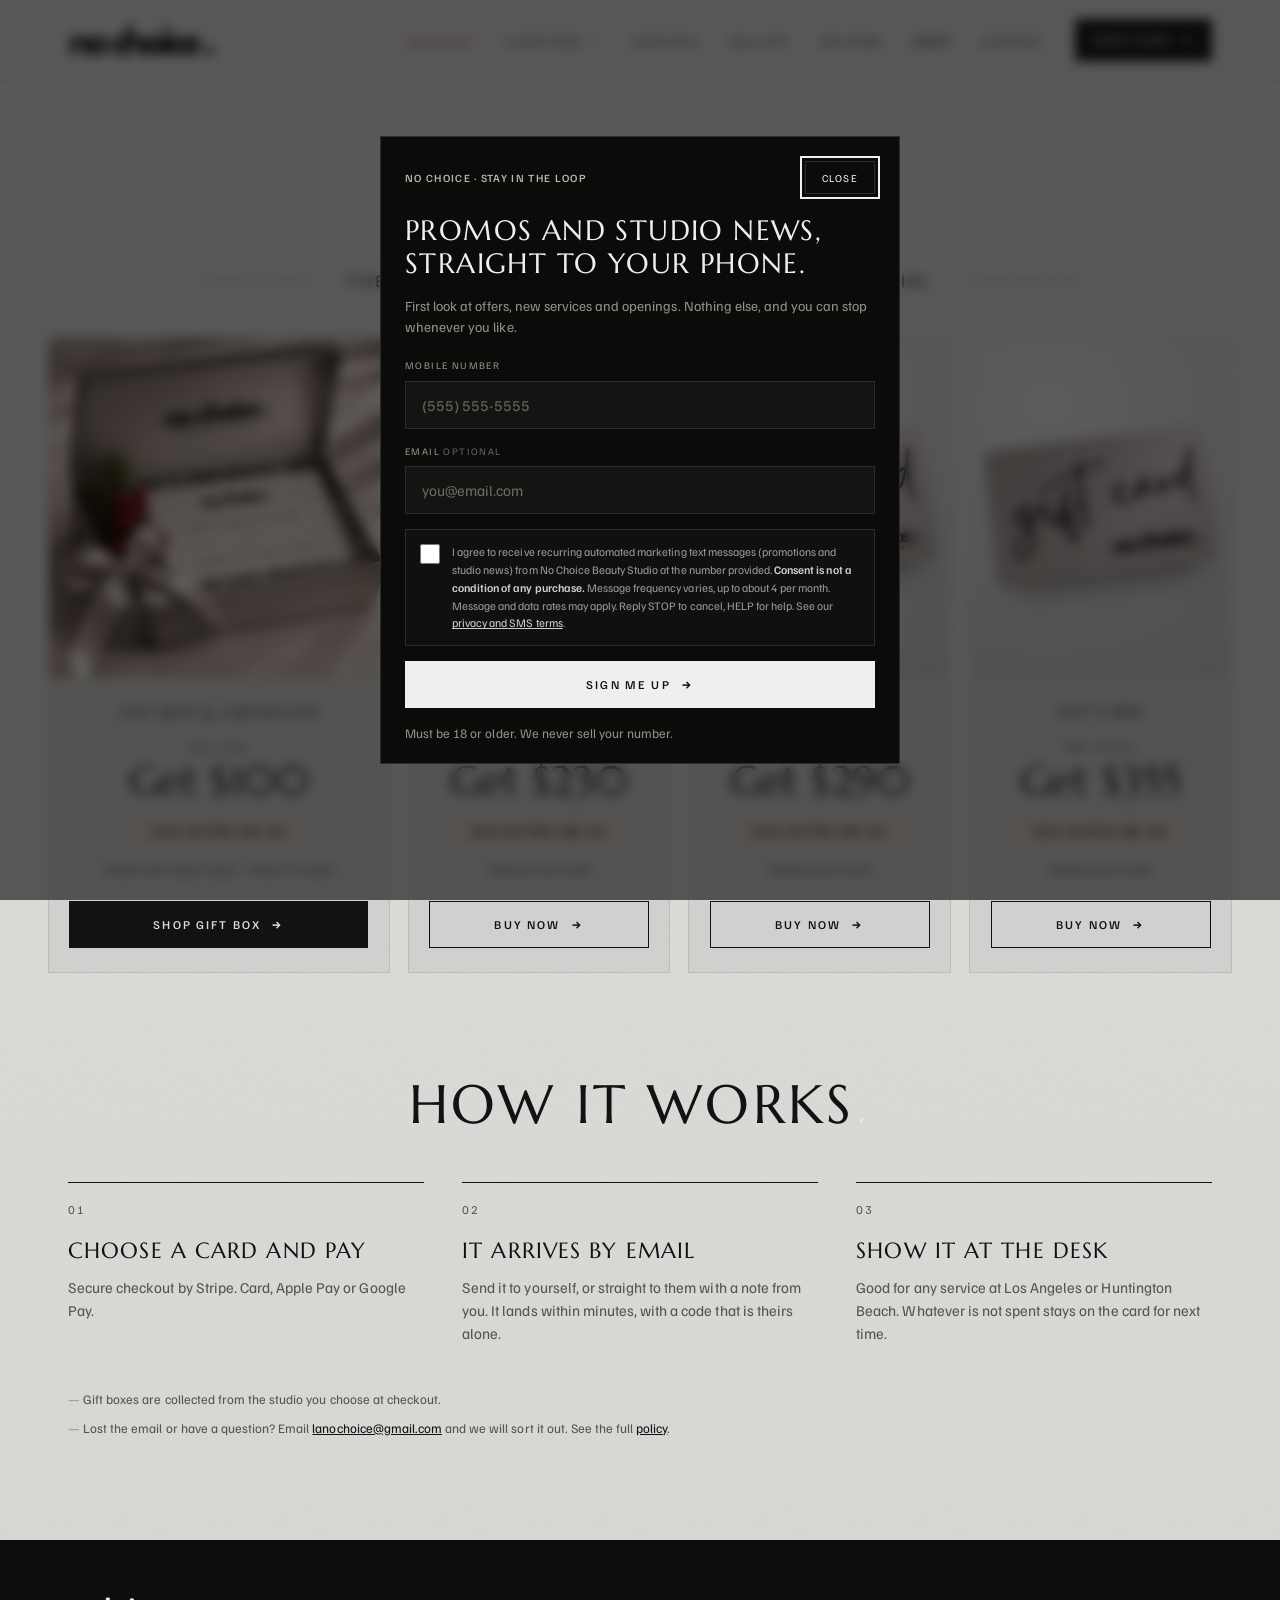
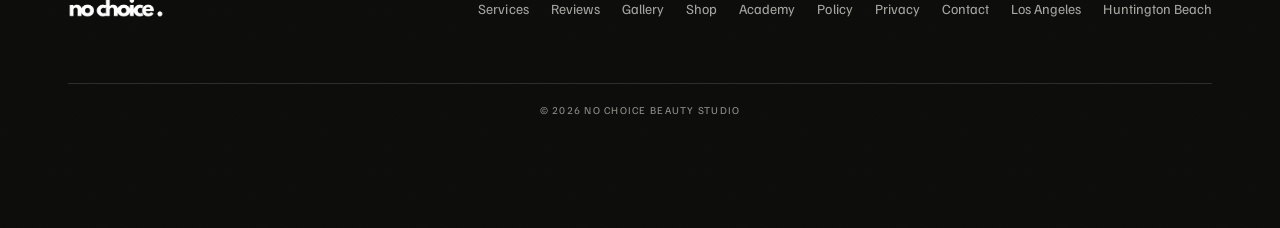
<file: shop/index.html>
<!DOCTYPE html>
<html lang="en">
<head>
  <meta charset="UTF-8">
  <meta name="viewport" content="width=device-width, initial-scale=1.0">
  <title>Gift Cards | No Choice Beauty Studio</title>
  <meta name="description" content="No Choice gift cards: pay $200 get $230, pay $250 get $290, pay $300 get $355, or a boxed $100 certificate for $90. Good at both studios, delivered by email.">
  <link rel="canonical" href="https://www.nochoicebeauty.com/shop/">
  <meta name="theme-color" content="#DBDBD9">
  <meta property="og:type" content="website">
  <meta property="og:site_name" content="No Choice Beauty Studio">
  <meta property="og:title" content="Gift Cards | No Choice Beauty Studio">
  <meta property="og:description" content="Gift cards from No Choice Beauty Studio.">
  <meta property="og:url" content="https://www.nochoicebeauty.com/shop/">
  <meta property="og:image" content="https://www.nochoicebeauty.com/assets/og.jpg">
  <meta name="twitter:card" content="summary_large_image">
  <link rel="icon" href="/assets/favicon.ico">
  <link rel="preconnect" href="https://fonts.googleapis.com">
  <link rel="preconnect" href="https://fonts.gstatic.com" crossorigin>
  <link href="https://fonts.googleapis.com/css2?family=Familjen+Grotesk:wght@400..700&family=Fragment+Mono&family=Marcellus&display=swap" rel="stylesheet">
  <link rel="stylesheet" href="/styles.css">
</head>
<body>
<header class="nav">
  <div class="wrap nav-in">
    <a class="nav-logo" href="/" aria-label="No Choice Beauty Studio, home">
      <img src="/assets/logo-word.png" alt="no choice." width="148" height="34">
    </a>
    <nav aria-label="Main">
      <ul class="nav-links" id="nav-links">
        <li><a href="/academy/" class="nav-accent">Academy</a></li>
        <li class="has-drop">
          <button class="drop-btn" type="button" aria-expanded="false" aria-haspopup="true">Locations <span class="caret" aria-hidden="true">&#8964;</span></button>
          <ul class="drop">
            <li><a href="/los-angeles/">Los Angeles</a></li>
            <li><a href="/huntington-beach/">Huntington Beach</a></li>
          </ul>
        </li>
        <li><a href="/services/">Services</a></li>
        <li><a href="/gallery/">Gallery</a></li>
        <li><a href="/reviews/">Reviews</a></li>
        <li><a href="/shop/" aria-current="page">Shop</a></li>
        <li><a href="/contact/">Contact</a></li>
        <li><a class="btn js-book" href="/contact/#book">Book now <span class="arr">&rarr;</span></a></li>
      </ul>
    </nav>
    <button class="nav-burger" aria-expanded="false" aria-controls="nav-links" aria-label="Open menu"><span class="bar"></span><span class="bar"></span></button>
  </div>
</header>

<main id="main">
  <!-- GIFT CARDS — laid out to the owners' mockup -->
  <section class="gc-head">
    <div class="wrap">
      <h1 class="gc-title">Gift cards</h1>
      <p class="gc-tagline"><span>The perfect gift for yourself or someone special</span></p>
    </div>
  </section>

  <section class="gc-shop">
    <div class="wrap gc-wrap">
      <div class="gc-grid">

        <article class="gc-tile gc-box rv">
          <div class="gc-box-media">
            <img src="/assets/gift-box.webp" alt="A silver No Choice gift box, open, holding a printed gift certificate tied with a satin bow" width="1254" height="1254" loading="lazy">
          </div>
          <div class="gc-body">
            <h2 class="gc-name">Gift box &amp; certificate</h2>
            <p class="gc-pay">Pay $90</p>
            <p class="gc-get">Get $100</p>
            <p class="gc-extra">$10 extra on us</p>
            <p class="gc-how-get">Boxed and ready to give &middot; collect in studio</p>
            <button class="btn gc-buy" type="button" data-gc="box" data-pay="90" data-get="100">Shop gift box <span class="arr">&rarr;</span></button>
          </div>
        </article>

        <article class="gc-tile gc-tier rv">
          <div class="gc-stage">
            <div class="gc-face" aria-hidden="true"><img src="/assets/gift-card-face.jpg" alt="" width="884" height="547"></div>
          </div>
          <div class="gc-body">
            <h2 class="gc-name">Gift card</h2>
            <p class="gc-pay">Pay $200</p>
            <p class="gc-get">Get $230</p>
            <p class="gc-extra">$30 extra on us</p>
            <p class="gc-how-get">Delivered by email</p>
            <button class="btn ghost gc-buy" type="button" data-gc="card-200" data-pay="200" data-get="230">Buy now <span class="arr">&rarr;</span></button>
          </div>
        </article>

        <article class="gc-tile gc-tier rv">
          <div class="gc-stage">
            <div class="gc-face" aria-hidden="true"><img src="/assets/gift-card-face.jpg" alt="" width="884" height="547"></div>
          </div>
          <div class="gc-body">
            <h2 class="gc-name">Gift card</h2>
            <p class="gc-pay">Pay $250</p>
            <p class="gc-get">Get $290</p>
            <p class="gc-extra">$40 extra on us</p>
            <p class="gc-how-get">Delivered by email</p>
            <button class="btn ghost gc-buy" type="button" data-gc="card-250" data-pay="250" data-get="290">Buy now <span class="arr">&rarr;</span></button>
          </div>
        </article>

        <article class="gc-tile gc-tier rv">
          <div class="gc-stage">
            <div class="gc-face" aria-hidden="true"><img src="/assets/gift-card-face.jpg" alt="" width="884" height="547"></div>
          </div>
          <div class="gc-body">
            <h2 class="gc-name">Gift card</h2>
            <p class="gc-pay">Pay $300</p>
            <p class="gc-get">Get $355</p>
            <p class="gc-extra">$55 extra on us</p>
            <p class="gc-how-get">Delivered by email</p>
            <button class="btn ghost gc-buy" type="button" data-gc="card-300" data-pay="300" data-get="355">Buy now <span class="arr">&rarr;</span></button>
          </div>
        </article>

      </div>
    </div>
  </section>

  <!-- HOW IT WORKS: numbered because it genuinely is a sequence. -->
  <section class="block gc-how">
    <div class="wrap">
      <div class="sec-head">
        <h2 class="display">How it works</h2>
        <span class="rule"></span>
      </div>
      <div class="gc-how-grid">
        <ol class="gc-steps">
          <li>
            <span class="gc-step-n">01</span>
            <div>
              <h3>Choose a card and pay</h3>
              <p>Secure checkout by Stripe. Card, Apple Pay or Google Pay.</p>
            </div>
          </li>
          <li>
            <span class="gc-step-n">02</span>
            <div>
              <h3>It arrives by email</h3>
              <p>Send it to yourself, or straight to them with a note from you. It lands within minutes, with a code that is theirs alone.</p>
            </div>
          </li>
          <li>
            <span class="gc-step-n">03</span>
            <div>
              <h3>Show it at the desk</h3>
              <p>Good for any service at Los Angeles or Huntington Beach. Whatever is not spent stays on the card for next time.</p>
            </div>
          </li>
        </ol>
      </div>

      <ul class="gc-fine">
        <li>Gift boxes are collected from the studio you choose at checkout.</li>
        <li>Lost the email or have a question? Email <a href="mailto:lanochoice@gmail.com">lanochoice@gmail.com</a> and we will sort it out. See the full <a href="/policy/">policy</a>.</li>
      </ul>
    </div>
  </section>
</main>

<!-- Purchase details. Collects only what Stripe Checkout cannot: who the card
     is for. Payment details are entered on Stripe's own page, never here. -->
<dialog class="book-modal gc-modal" id="gc-modal" aria-labelledby="gc-modal-title">
  <form class="bm-in gc-form" method="dialog" novalidate>
    <div class="bm-head">
      <p class="mono-sm" id="gc-modal-kicker">Gift card</p>
      <button class="bm-close" type="button" data-gc-close aria-label="Close">Close</button>
    </div>

    <h2 class="gc-modal-h" id="gc-modal-title">Who is it for?</h2>

    <div class="gc-card-only">
      <div class="gc-seg" role="radiogroup" aria-label="Who is the card for">
        <label><input type="radio" name="for" value="other" checked><span>Someone else</span></label>
        <label><input type="radio" name="for" value="self"><span>Me</span></label>
      </div>

      <div class="gc-other">
        <label class="news-field"><span class="news-lab">Their name</span>
          <input type="text" name="to_name" autocomplete="off" maxlength="60"></label>
        <label class="news-field"><span class="news-lab">Their email</span>
          <input type="email" name="to_email" autocomplete="off" inputmode="email" maxlength="120"></label>
        <label class="news-field"><span class="news-lab">A note <em>optional</em></span>
          <textarea name="message" rows="3" maxlength="240" placeholder="Happy birthday. Treat yourself."></textarea></label>
        <label class="news-field"><span class="news-lab">From</span>
          <input type="text" name="from_name" autocomplete="name" maxlength="60" placeholder="Your name"></label>
      </div>
      <p class="gc-self bm-sub" hidden>We will email the card to the address you use at checkout.</p>
    </div>

    <div class="gc-box-only" hidden>
      <p class="bm-sub">Where would you like to collect it?</p>
      <div class="gc-seg" role="radiogroup" aria-label="Pickup studio">
        <label><input type="radio" name="pickup" value="los-angeles" checked><span>Los Angeles</span></label>
        <label><input type="radio" name="pickup" value="huntington-beach"><span>Huntington Beach</span></label>
      </div>
      <label class="news-field"><span class="news-lab">Name for the order</span>
        <input type="text" name="order_name" autocomplete="name" maxlength="60"></label>
    </div>

    <p class="news-err gc-err" role="alert" hidden></p>
    <button class="btn on-black gc-continue" type="submit">Continue to payment <span class="arr">&rarr;</span></button>
    <p class="bm-foot">Secure checkout by Stripe. Your receipt comes by email.</p>
  </form>
</dialog>

<dialog class="book-modal" id="book-modal" aria-label="Choose a studio to book">
  <div class="bm-in">
    <div class="bm-head">
      <p class="mono-sm">Book an appointment</p>
      <button class="bm-close" aria-label="Close booking menu">Close</button>
    </div>
    <p class="bm-sub">Choose your studio. Booking opens on Vagaro.</p>
    <a class="bm-city" href="https://www.vagaro.com/nochoice" target="_blank" rel="noopener">
      <span class="bm-name">los angeles</span>
      <span class="bm-meta">3272 Motor Ave Ste G, Los Angeles</span>
      <span class="bm-arr">&rarr;</span>
    </a>
    <a class="bm-city" href="https://www.vagaro.com/nochoicehuntingtonbeach" target="_blank" rel="noopener">
      <span class="bm-name">huntington beach</span>
      <span class="bm-meta">18582 Beach Blvd Suite 21, Huntington Beach</span>
      <span class="bm-arr">&rarr;</span>
    </a>
    <p class="bm-foot">Studio details: <a href="/los-angeles/">Los Angeles</a> &middot; <a href="/huntington-beach/">Huntington Beach</a> &nbsp;&nbsp;Questions? DM <a href="https://www.instagram.com/nochoice_la/" target="_blank" rel="noopener">@nochoice_la</a></p>
  </div>
</dialog>

<footer>
  <div class="wrap foot-in">
    <img src="/assets/logo-word-white.png" alt="no choice.">
    <ul class="foot-links">
      <li><a href="/services/">Services</a></li>
      <li><a href="/reviews/">Reviews</a></li>
      <li><a href="/gallery/">Gallery</a></li>
      <li><a href="/shop/">Shop</a></li>
      <li><a href="/academy/">Academy</a></li>
      <li><a href="/policy/">Policy</a></li>
      <li><a href="/privacy/">Privacy</a></li>
      <li><a href="/contact/">Contact</a></li>
      <li><a href="/los-angeles/">Los Angeles</a></li>
      <li><a href="/huntington-beach/">Huntington Beach</a></li>
    </ul>
    <div class="foot-note">
      <span>&copy; <span id="yr">2026</span> No Choice Beauty Studio</span>
    </div>
  </div>
</footer>

<div class="bookbar" aria-label="Book an appointment">
  <a class="js-book" href="/contact/#book">Book an appointment</a>
</div>

<script src="/assets/lenis.min.js" defer></script>
<script>window.NC_GIFT_CHECKOUT = "https://cifymgqcsagznluyjuck.supabase.co/functions/v1/gift-checkout";</script>
<script src="/script.js" defer></script>
</body>
</html>
</file>
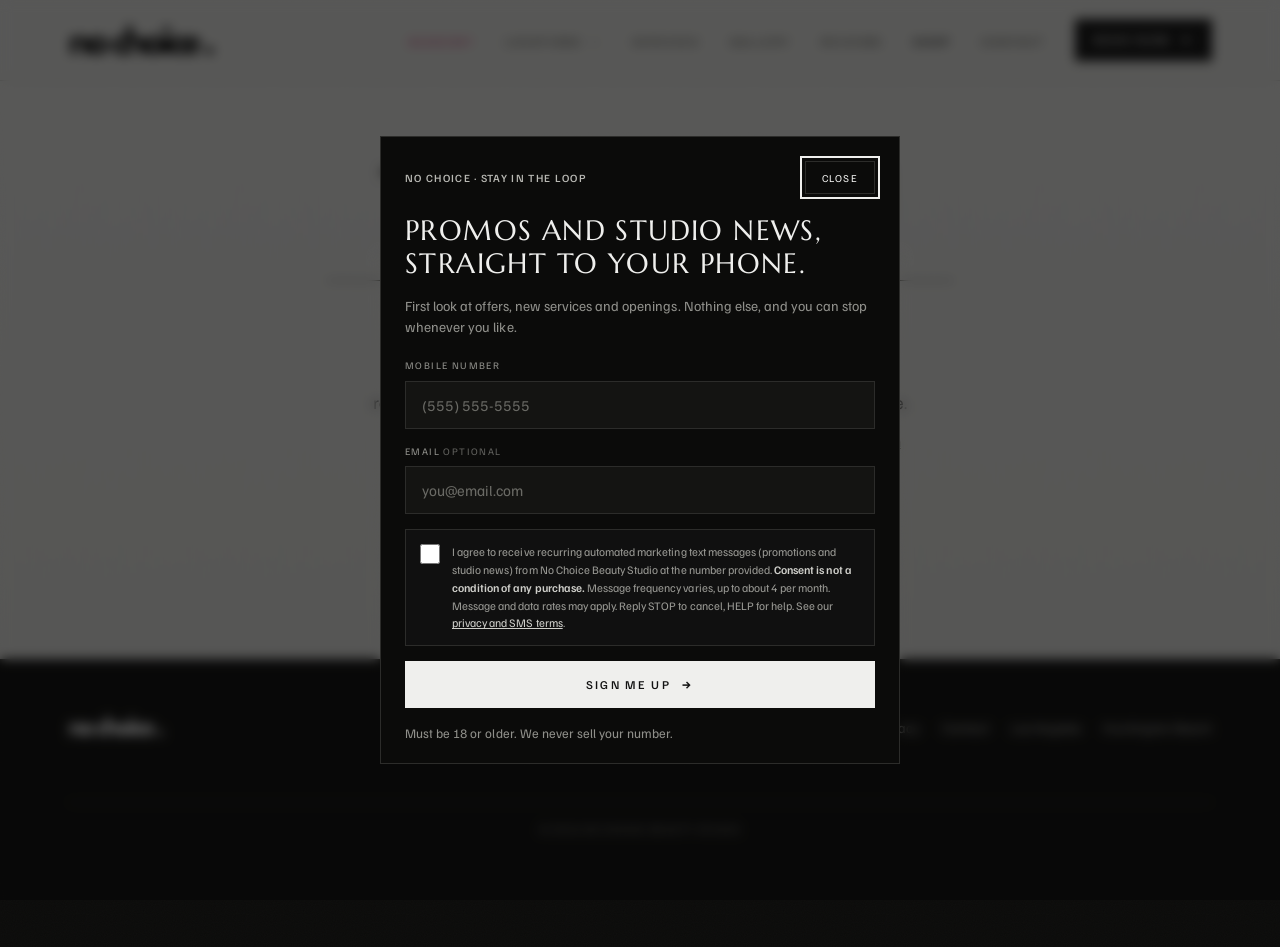
<file: shop/thanks/index.html>
<!DOCTYPE html>
<html lang="en">
<head>
  <meta charset="UTF-8">
  <meta name="viewport" content="width=device-width, initial-scale=1.0">
  <title>Thank you | No Choice Beauty Studio</title>
  <meta name="robots" content="noindex">
  <link rel="canonical" href="https://www.nochoicebeauty.com/shop/thanks/">
  <meta name="theme-color" content="#DBDBD9">
  <meta property="og:type" content="website">
  <meta property="og:site_name" content="No Choice Beauty Studio">
  <meta property="og:title" content="Gift Cards | No Choice Beauty Studio">
  <meta property="og:description" content="Gift cards from No Choice Beauty Studio.">
  <meta property="og:url" content="https://www.nochoicebeauty.com/shop/">
  <meta property="og:image" content="https://www.nochoicebeauty.com/assets/og.jpg">
  <meta name="twitter:card" content="summary_large_image">
  <link rel="icon" href="/assets/favicon.ico">
  <link rel="preconnect" href="https://fonts.googleapis.com">
  <link rel="preconnect" href="https://fonts.gstatic.com" crossorigin>
  <link href="https://fonts.googleapis.com/css2?family=Familjen+Grotesk:wght@400..700&family=Fragment+Mono&family=Marcellus&display=swap" rel="stylesheet">
  <link rel="stylesheet" href="/styles.css">
</head>
<body>
<header class="nav">
  <div class="wrap nav-in">
    <a class="nav-logo" href="/" aria-label="No Choice Beauty Studio, home">
      <img src="/assets/logo-word.png" alt="no choice." width="148" height="34">
    </a>
    <nav aria-label="Main">
      <ul class="nav-links" id="nav-links">
        <li><a href="/academy/" class="nav-accent">Academy</a></li>
        <li class="has-drop">
          <button class="drop-btn" type="button" aria-expanded="false" aria-haspopup="true">Locations <span class="caret" aria-hidden="true">&#8964;</span></button>
          <ul class="drop">
            <li><a href="/los-angeles/">Los Angeles</a></li>
            <li><a href="/huntington-beach/">Huntington Beach</a></li>
          </ul>
        </li>
        <li><a href="/services/">Services</a></li>
        <li><a href="/gallery/">Gallery</a></li>
        <li><a href="/reviews/">Reviews</a></li>
        <li><a href="/shop/" aria-current="page">Shop</a></li>
        <li><a href="/contact/">Contact</a></li>
        <li><a class="btn js-book" href="/contact/#book">Book now <span class="arr">&rarr;</span></a></li>
      </ul>
    </nav>
    <button class="nav-burger" aria-expanded="false" aria-controls="nav-links" aria-label="Open menu"><span class="bar"></span><span class="bar"></span></button>
  </div>
</header>

<main id="main">
  <section class="gc-head">
    <div class="wrap">
      <h1 class="gc-title">Thank you</h1>
      <p class="gc-tagline"><span>Your payment went through</span></p>
    </div>
  </section>
  <section class="block" style="padding-top:clamp(10px,2vw,24px);">
    <div class="wrap" style="max-width:640px;text-align:center;">
      <!-- Deliberately shows nothing about the order: the session id in the URL is
           not proof of anything, and card details are only ever sent by email. -->
      <p style="font-size:17px;line-height:1.6;">A gift card goes out by email within a few minutes, and Stripe sends your receipt separately. Gift boxes are ready to collect from the studio you chose.</p>
      <p style="margin-top:14px;color:var(--ink-2);font-size:15px;">Nothing arrived after ten minutes? Check spam, then email <a href="mailto:lanochoice@gmail.com">lanochoice@gmail.com</a> and we will sort it out.</p>
      <div class="hero-cta" style="justify-content:center;">
        <a class="btn js-book" href="/contact/#book">Book an appointment <span class="arr">&rarr;</span></a>
        <a class="btn ghost" href="/shop/">Back to gift cards</a>
      </div>
    </div>
  </section>
</main>

<dialog class="book-modal" id="book-modal" aria-label="Choose a studio to book">
  <div class="bm-in">
    <div class="bm-head">
      <p class="mono-sm">Book an appointment</p>
      <button class="bm-close" aria-label="Close booking menu">Close</button>
    </div>
    <p class="bm-sub">Choose your studio. Booking opens on Vagaro.</p>
    <a class="bm-city" href="https://www.vagaro.com/nochoice" target="_blank" rel="noopener">
      <span class="bm-name">los angeles</span>
      <span class="bm-meta">3272 Motor Ave Ste G, Los Angeles</span>
      <span class="bm-arr">&rarr;</span>
    </a>
    <a class="bm-city" href="https://www.vagaro.com/nochoicehuntingtonbeach" target="_blank" rel="noopener">
      <span class="bm-name">huntington beach</span>
      <span class="bm-meta">18582 Beach Blvd Suite 21, Huntington Beach</span>
      <span class="bm-arr">&rarr;</span>
    </a>
    <p class="bm-foot">Studio details: <a href="/los-angeles/">Los Angeles</a> &middot; <a href="/huntington-beach/">Huntington Beach</a> &nbsp;&nbsp;Questions? DM <a href="https://www.instagram.com/nochoice_la/" target="_blank" rel="noopener">@nochoice_la</a></p>
  </div>
</dialog>

<footer>
  <div class="wrap foot-in">
    <img src="/assets/logo-word-white.png" alt="no choice.">
    <ul class="foot-links">
      <li><a href="/services/">Services</a></li>
      <li><a href="/reviews/">Reviews</a></li>
      <li><a href="/gallery/">Gallery</a></li>
      <li><a href="/shop/">Shop</a></li>
      <li><a href="/academy/">Academy</a></li>
      <li><a href="/policy/">Policy</a></li>
      <li><a href="/privacy/">Privacy</a></li>
      <li><a href="/contact/">Contact</a></li>
      <li><a href="/los-angeles/">Los Angeles</a></li>
      <li><a href="/huntington-beach/">Huntington Beach</a></li>
    </ul>
    <div class="foot-note">
      <span>&copy; <span id="yr">2026</span> No Choice Beauty Studio</span>
    </div>
  </div>
</footer>

<div class="bookbar" aria-label="Book an appointment">
  <a class="js-book" href="/contact/#book">Book an appointment</a>
</div>

<script src="/assets/lenis.min.js" defer></script>
<script src="/script.js" defer></script>
</body>
</html>
</file>
<file: styles.css>
/* ============================================================
   NO CHOICE BEAUTY STUDIO · design system
   Palette: silver monochrome. Type: Archivo (variable width)
   + Fragment Mono for technical labels. No color accents;
   the accent is chrome.
   ============================================================ */

:root {
  --bg: #DBDBD9;
  --panel: #D0D0CE;
  --line: #BCBCB9;
  --ink: #121212;
  --ink-2: #55554F;
  --black: #0B0B0A;
  --line-dark: #2C2C2A;
  --paper: #EFEFED;
  --chrome: linear-gradient(102deg, #55534D 0%, #A3A19B 46%, #3E3C37 92%);
  --display: "Marcellus", "Times New Roman", serif;
  --mono: "Familjen Grotesk", ui-sans-serif, system-ui, Helvetica, sans-serif;
  --sans: "Familjen Grotesk", ui-sans-serif, system-ui, Helvetica, Arial, sans-serif;
  --pad: clamp(20px, 4vw, 48px);
  --max: 1240px;
}

* { box-sizing: border-box; margin: 0; padding: 0; }
html { scroll-behavior: smooth; }
@media (prefers-reduced-motion: reduce) { html { scroll-behavior: auto; } }

body {
  background: var(--bg);
  color: var(--ink);
  font-family: var(--sans);
  font-size: 16px;
  line-height: 1.55;
  -webkit-font-smoothing: antialiased;
}

img { display: block; max-width: 100%; height: auto; }
a { color: inherit; }
:focus-visible { outline: 2px solid var(--ink); outline-offset: 3px; }

.wrap { max-width: var(--max); margin: 0 auto; padding-left: var(--pad); padding-right: var(--pad); }

/* ---------- type roles ---------- */
.display {
  font-family: var(--display);
  font-weight: 400;
  text-transform: uppercase;
  letter-spacing: 0.06em;
  line-height: 1.1;
}
.mono {
  font-family: var(--mono);
  font-size: 12px;
  letter-spacing: 0.14em;
  text-transform: uppercase;
}
.mono-sm { font-family: var(--mono); font-size: 11px; letter-spacing: 0.12em; text-transform: uppercase; }
.chrome {
  background: var(--chrome);
  -webkit-background-clip: text;
  background-clip: text;
  color: transparent;
}

/* ---------- buttons ---------- */
.btn {
  display: inline-flex; align-items: center; gap: 10px;
  font-family: var(--mono); font-size: 12px; letter-spacing: 0.14em; text-transform: uppercase;
  padding: 15px 22px; text-decoration: none; border: 1px solid var(--ink);
  background: var(--ink); color: var(--paper);
  transition: background .18s ease, color .18s ease;
  cursor: pointer;
}
.btn:hover { background: transparent; color: var(--ink); }
.btn.ghost { background: transparent; color: var(--ink); }
.btn.ghost:hover { background: var(--ink); color: var(--paper); }
.btn.on-black { border-color: var(--paper); background: var(--paper); color: var(--ink); }
.btn.on-black:hover { background: transparent; color: var(--paper); }
.btn.ghost.on-black { background-color: transparent; color: var(--paper); }
.btn.ghost.on-black:hover { background-color: transparent; color: var(--ink); }
.btn .arr { font-family: var(--sans); font-weight: 600; }

/* ---------- nav ---------- */
.nav {
  position: sticky; top: 0; z-index: 50;
  background: rgba(219, 219, 217, 0.95);
  background: color-mix(in srgb, var(--bg) 95%, transparent);
  border-bottom: 1px solid var(--line);
}
.nav-in { display: flex; align-items: center; justify-content: space-between; height: 72px; }
.nav-logo img { height: 22px; width: auto; }
.nav-links { display: flex; gap: 30px; align-items: center; list-style: none; }
.nav-links a:not(.btn) {
  text-decoration: none; font-size: 14px; font-weight: 500; color: var(--ink-2);
  transition: color .15s ease;
}
.nav-links a:not(.btn):hover { color: var(--ink); }
.nav-links .btn { padding: 11px 18px; }
.nav-burger {
  display: none; background: none; border: 1px solid var(--line); padding: 10px 12px;
  font-family: var(--mono); font-size: 11px; letter-spacing: .12em; text-transform: uppercase; cursor: pointer;
}
@media (max-width: 880px) {
  .nav-links {
    display: none; position: absolute; top: 72px; left: 0; right: 0;
    flex-direction: column; align-items: stretch; gap: 0;
    background: var(--bg); border-bottom: 1px solid var(--line); padding: 8px 0 16px;
  }
  .nav-links.open { display: flex; }
  .nav-links li { border-top: 1px solid var(--line); }
  .nav-links a:not(.btn) { display: block; padding: 14px var(--pad); }
  .nav-links .btn { margin: 12px var(--pad) 0; justify-content: center; }
  .nav-burger { display: block; }
}

/* ---------- hero ---------- */
.hero { padding: clamp(48px, 8vw, 110px) 0 clamp(40px, 6vw, 80px); }
.hero-grid { display: grid; grid-template-columns: 1.15fr 0.85fr; gap: clamp(28px, 5vw, 72px); align-items: end; }
.hero h1 { font-size: clamp(44px, 7.2vw, 104px); margin: 18px 0 22px; }
.hero .lede { max-width: 46ch; color: var(--ink-2); font-size: clamp(16px, 1.4vw, 19px); }
.hero-cta { display: flex; flex-wrap: wrap; gap: 12px; margin-top: 30px; }
.hero-dm { margin-top: 16px; font-size: 14px; color: var(--ink-2); }
.hero-dm a { color: var(--ink); }
@media (max-width: 880px) { .hero-grid { grid-template-columns: 1fr; align-items: start; } }

/* framed image w/ technical caption: the signature element */
.frame { border: 1px solid var(--ink); background: var(--bg); }
.frame img { width: 100%; aspect-ratio: var(--ar, 4 / 5); object-fit: cover; filter: saturate(.92); }
.frame figcaption {
  display: flex; justify-content: space-between; gap: 12px;
  border-top: 1px solid var(--ink);
  padding: 9px 12px;
  font-family: var(--mono); font-size: 10.5px; letter-spacing: 0.12em; text-transform: uppercase;
  color: var(--ink-2);
}
.on-dark .frame { border-color: var(--line-dark); }
.on-dark .frame figcaption { border-color: var(--line-dark); color: #8f8f8a; }

/* ---------- spec strip ---------- */
.specs { border-top: 1px solid var(--ink); border-bottom: 1px solid var(--ink); }
.specs-in {
  display: flex; flex-wrap: wrap; justify-content: space-between; gap: 8px 28px;
  padding: 13px 0; font-family: var(--mono); font-size: 11px;
  letter-spacing: 0.14em; text-transform: uppercase; color: var(--ink-2);
}
.specs-in span b { color: var(--ink); font-weight: 400; }

/* ---------- section scaffolding ---------- */
section.block { padding: clamp(56px, 8vw, 110px) 0; }
.sec-head { display: flex; align-items: baseline; gap: 18px; margin-bottom: clamp(28px, 4vw, 48px); }
.sec-head .idx { font-family: var(--mono); font-size: 12px; letter-spacing: .14em; color: var(--ink-2); }
.sec-head h2 { font-size: clamp(30px, 4.2vw, 56px); }
.sec-head .rule { flex: 1; border-top: 1px solid var(--line); transform: translateY(-6px); }
.sec-sub { max-width: 60ch; color: var(--ink-2); margin: -14px 0 34px; }
.on-dark .sec-head .idx { color: #8f8f8a; }
.on-dark .sec-head .rule { border-color: var(--line-dark); }
.on-dark .sec-sub { color: #a5a5a0; }

/* ---------- service categories ---------- */
.cat-grid { display: grid; grid-template-columns: repeat(4, 1fr); gap: 16px; }
.cat { text-decoration: none; }
.cat .frame { transition: transform .25s ease; }
.cat:hover .frame { transform: translateY(-4px); }
@media (max-width: 980px) { .cat-grid { grid-template-columns: repeat(2, 1fr); } }

/* ---------- menu tabs ---------- */
.menu { margin-top: clamp(40px, 6vw, 64px); }
.tabs { display: flex; flex-wrap: wrap; gap: 10px; }
.tab {
  background: none; border: 1px solid var(--line); border-radius: 999px; cursor: pointer;
  font-family: var(--mono); font-size: 12px; letter-spacing: .14em; text-transform: uppercase;
  color: var(--ink-2); padding: 12px 22px;
  transition: background .18s ease, color .18s ease, border-color .18s ease;
}
.tab:hover { border-color: var(--ink); color: var(--ink); }
.tab[aria-selected="true"] { background: var(--ink); color: var(--paper); border-color: var(--ink); }
.panel { padding-top: 8px; }
.panel[hidden] { display: none; }
.svc { padding: 18px 0; border-bottom: 1px solid var(--line); }
.svc-line { display: flex; align-items: baseline; gap: 14px; }
.svc-name { font-weight: 500; font-size: 16px; }
.leader { flex: 1; border-bottom: 1px dotted var(--line); transform: translateY(-4px); }
.price { font-family: var(--mono); font-size: 13px; white-space: nowrap; }
.svc-line:not(:has(.price:not(:empty))) .leader { visibility: hidden; }
.svc-desc { color: var(--ink-2); font-size: 14px; max-width: 68ch; margin-top: 6px; }
.svc-note { font-family: var(--mono); font-size: 11px; letter-spacing: .04em; color: var(--ink-2); margin-top: 6px; }
.menu-foot { margin-top: 26px; display: flex; flex-wrap: wrap; gap: 12px; align-items: center; }
.menu-foot p { font-size: 13px; color: var(--ink-2); }

/* ---------- work grid ---------- */
.work-grid { display: grid; grid-template-columns: repeat(4, 1fr); gap: 16px; }
.work-grid .span2 { grid-column: span 2; grid-row: span 2; }
@media (max-width: 980px) { .work-grid { grid-template-columns: repeat(2, 1fr); } }

/* ---------- dark sections ---------- */
.on-dark { background: var(--black); color: var(--paper); }
.on-dark ::selection { background: var(--paper); color: var(--ink); }

/* reviews */
.rev-grid { display: grid; grid-template-columns: repeat(2, 1fr); gap: 16px; }
.rev {
  border: 1px solid var(--line-dark); padding: 26px 26px 22px;
  display: flex; flex-direction: column; gap: 14px;
}
.rev-top { display: flex; justify-content: space-between; gap: 12px; font-family: var(--mono); font-size: 11px; letter-spacing: .12em; text-transform: uppercase; }
.rev-top .d { color: #8f8f8a; }
.rev p {
  font-size: 15px; line-height: 1.65; color: #CFCFCA;
  display: -webkit-box; -webkit-line-clamp: 6; -webkit-box-orient: vertical; overflow: hidden;
}
.rev-cta { display: flex; flex-wrap: wrap; gap: 12px; margin-top: 36px; align-items: center; }
.rev-cta p { font-size: 13px; color: #8f8f8a; }
@media (max-width: 880px) { .rev-grid { grid-template-columns: 1fr; } }

/* ---------- policy ---------- */
.policy-card { border: 1px solid var(--ink); }
.policy-row { display: grid; grid-template-columns: 220px 1fr; gap: 20px; padding: 28px; border-top: 1px solid var(--line); }
.policy-row:first-child { border-top: none; }
.policy-row h3 { font-family: var(--mono); font-size: 12px; letter-spacing: .14em; text-transform: uppercase; font-weight: 400; padding-top: 3px; }
.policy-row p { color: var(--ink-2); max-width: 66ch; }
.policy-row p b { color: var(--ink); font-weight: 500; }
@media (max-width: 720px) { .policy-row { grid-template-columns: 1fr; gap: 8px; } }

/* ---------- locations ---------- */
.loc-grid { display: grid; grid-template-columns: 1fr 1fr; gap: 16px; }
.loc { border: 1px solid var(--ink); padding: clamp(24px, 3vw, 40px); display: flex; flex-direction: column; }
.loc h3 { font-size: clamp(26px, 3vw, 40px); margin: 6px 0 20px; }
.loc dl { display: grid; grid-template-columns: 92px 1fr; row-gap: 12px; column-gap: 16px; font-size: 15px; margin-bottom: 26px; }
.loc dt { font-family: var(--mono); font-size: 10.5px; letter-spacing: .12em; text-transform: uppercase; color: var(--ink-2); padding-top: 4px; }
.loc dd a { color: var(--ink); text-decoration-color: var(--line); text-underline-offset: 3px; }
.loc-cta { margin-top: auto; display: flex; flex-wrap: wrap; gap: 10px; }
@media (max-width: 880px) { .loc-grid { grid-template-columns: 1fr; } }

/* ---------- footer ---------- */
footer { background: var(--black); color: var(--paper); padding: 56px 0 110px; }
.foot-in { display: flex; flex-wrap: wrap; gap: 28px; justify-content: space-between; align-items: flex-start; }
.foot-in img { height: 22px; width: auto; }
.foot-links { display: flex; gap: 22px; flex-wrap: wrap; list-style: none; }
.foot-links a { color: #a5a5a0; text-decoration: none; font-size: 14px; }
.foot-links a:hover { color: var(--paper); }
.foot-note { width: 100%; border-top: 1px solid var(--line-dark); margin-top: 34px; padding-top: 18px; display: flex; flex-wrap: wrap; gap: 10px 28px; justify-content: space-between; font-family: var(--mono); font-size: 10.5px; letter-spacing: .12em; text-transform: uppercase; color: #8f8f8a; }

/* ---------- mobile book bar ---------- */
.bookbar {
  position: fixed; bottom: 0; left: 0; right: 0; z-index: 60;
  display: none; grid-template-columns: 1fr 1fr;
  border-top: 1px solid var(--line-dark);
  background: rgba(12, 12, 11, 0.92);
  background: color-mix(in srgb, var(--black) 92%, transparent);
}
.bookbar a {
  text-decoration: none; text-align: center; padding: 16px 8px;
  font-family: var(--mono); font-size: 11px; letter-spacing: .12em; text-transform: uppercase; color: var(--paper);
}
.bookbar a + a { border-left: 1px solid var(--line-dark); }
@media (max-width: 880px) {
  .bookbar { display: grid; }
  footer { padding-bottom: 140px; }
}

/* ---------- reveal on scroll ---------- */
.rv { opacity: 0; transform: translateY(14px); transition: opacity .55s ease, transform .55s ease; }
.rv.in { opacity: 1; transform: none; }
@media (prefers-reduced-motion: reduce) { .rv { opacity: 1; transform: none; transition: none; } }

/* location pages */
.loc-hero { padding: clamp(48px, 8vw, 100px) 0 clamp(36px, 5vw, 64px); }
.loc-hero h1 { font-size: clamp(40px, 7vw, 96px); margin: 16px 0 10px; }
.loc-hero .addr { font-size: clamp(17px, 1.6vw, 21px); color: var(--ink-2); max-width: 50ch; }
.loc-two { display: grid; grid-template-columns: 1fr 1fr; gap: clamp(24px, 4vw, 56px); align-items: start; }
@media (max-width: 880px) { .loc-two { grid-template-columns: 1fr; } }
.svc-mini { border-top: 1px solid var(--ink); }
.svc-mini li { list-style: none; border-bottom: 1px solid var(--line); padding: 15px 2px; display: flex; justify-content: space-between; gap: 14px; font-size: 15px; font-weight: 500; }
.svc-mini li span { font-family: var(--mono); font-size: 11px; letter-spacing: .1em; text-transform: uppercase; color: var(--ink-2); }



/* ---------- rounded / motion pass ---------- */
:root { --r: 18px; }
.btn, .nav-burger { border-radius: 999px; }
.frame { border-radius: var(--r); overflow: hidden; }
.frame img { transition: transform .5s ease; }
.cat:hover .frame img, .work-grid .frame:hover img { transform: scale(1.04); }
.rev, .loc, .policy-card { border-radius: var(--r); overflow: hidden; }

.chips { display: flex; flex-wrap: wrap; gap: 8px; margin-top: 24px; }
.chip {
  border: 1px solid var(--line); border-radius: 999px; padding: 8px 15px;
  font-family: var(--mono); font-size: 10.5px; letter-spacing: .12em; text-transform: uppercase;
  color: var(--ink-2);
}

.marquee { border-top: 1px solid var(--ink); border-bottom: 1px solid var(--ink); overflow: hidden; }
.marquee-track { display: flex; width: max-content; padding: 14px 0; animation: ticker 32s linear infinite; }
.marquee-track span {
  font-family: var(--mono); font-size: 11px; letter-spacing: .16em; text-transform: uppercase;
  color: var(--ink-2); padding-right: 40px; white-space: nowrap;
}
@keyframes ticker { to { transform: translateX(-50%); } }
@media (prefers-reduced-motion: reduce) {
  .marquee-track { animation: none; }
  .frame img { transition: none; }
  .cat:hover .frame img, .work-grid .frame:hover img { transform: none; }
}


/* ---------- multi-page pass ---------- */
.hero-full { position: relative; min-height: min(92vh, 860px); display: flex; align-items: flex-end; background: var(--black); border-radius: 0; }
.hero-full > img, .hero-full > video { position: absolute; inset: 0; width: 100%; height: 100%; object-fit: cover; }
.hero-full-shade { position: absolute; inset: 0; background: linear-gradient(to top, rgba(5,5,5,.82) 0%, rgba(5,5,5,.28) 45%, rgba(5,5,5,.12) 100%); }
.hero-full-inner { position: relative; width: 100%; padding-top: 140px; padding-bottom: clamp(36px, 6vw, 72px); color: var(--paper); }
.hero-full-inner h1 { font-size: clamp(42px, 7vw, 100px); margin: 14px 0 16px; }
.hero-full-inner .lede { color: #D8D8D3; max-width: 44ch; font-size: clamp(16px, 1.4vw, 19px); }
.hero-full-inner .mono { color: #B9B9B4; }
.hero-full .chip { border-color: rgba(242, 241, 239, 0.35); color: #CFCFCA; }
.chrome-light { background: linear-gradient(100deg, #8F8F8A, #F2F1EF 48%, #6E6E69 95%); -webkit-background-clip: text; background-clip: text; color: transparent; }

.page-hero { padding: clamp(44px, 7vw, 88px) 0 clamp(20px, 3vw, 36px); }
.page-hero h1 { font-size: clamp(40px, 6.4vw, 88px); margin: 14px 0 12px; }
.page-hero .addr { font-size: clamp(16px, 1.5vw, 19px); color: var(--ink-2); max-width: 62ch; }
.page-hero .addr a { color: var(--ink); }

.quote-band { max-width: 900px; }
.quote-band blockquote { font-size: clamp(26px, 3.6vw, 46px); font-weight: 500; line-height: 1.18; letter-spacing: -0.01em; margin: 20px 0 18px; }
.quote-band .hero-cta { margin-top: 26px; }

.slot {
  border: 1px dashed #B9B8B3; border-radius: var(--r); background: var(--panel);
  aspect-ratio: var(--ar, 3 / 2); display: flex; flex-direction: column; align-items: center; justify-content: center;
  gap: 10px; text-align: center; padding: 24px; color: var(--ink-2); font-size: 14px;
}
.slot .mono-sm { color: var(--ink); }

.nav-links a[aria-current="page"] { color: var(--ink); }


/* ---------- placeholder mode ---------- */
.slot.span2 { grid-column: span 2; grid-row: span 2; }
.cat .slot { transition: transform .25s ease; }
.cat:hover .slot { transform: translateY(-4px); }
.slot p { font-size: 13px; line-height: 1.5; }


/* ============================================================
   MOBILE POLISH PASS
   ============================================================ */

/* anchor jumps no longer hide under the sticky nav */
[id] { scroll-margin-top: 88px; }

a, button { -webkit-tap-highlight-color: transparent; }
.btn:active, .tab:active, .bookbar a:active { transform: scale(0.97); }

/* category card labels */
.cat { color: inherit; }
.cat-label {
  display: flex; justify-content: space-between; align-items: baseline;
  margin-top: 12px; padding: 0 2px;
  font-stretch: 125%; font-weight: 700; text-transform: lowercase; letter-spacing: -0.02em;
  font-size: clamp(18px, 2.2vw, 26px);
}
.cat-label .arr { font-weight: 600; transition: transform .2s ease; }
.cat:hover .cat-label .arr { transform: translateX(5px); }

/* stable hero height on iOS Safari (address bar) */
@supports (height: 1svh) { .hero-full { min-height: min(88svh, 860px); } }

/* the menu tabs become a swipeable row on phones */
@media (max-width: 880px) {
  .tabs {
    flex-wrap: nowrap; overflow-x: auto; scrollbar-width: none;
    margin-left: calc(-1 * var(--pad)); margin-right: calc(-1 * var(--pad));
    padding: 2px var(--pad) 14px var(--pad);
  }
  .tabs::-webkit-scrollbar { display: none; }
  .tab { flex: 0 0 auto; }
  .nav-links a:not(.btn) { padding: 16px var(--pad); font-size: 16px; }
}

/* floating capsule book bar */
@media (max-width: 880px) {
  .bookbar {
    left: 12px; right: 12px; bottom: 12px;
    border: 1px solid var(--line-dark); border-radius: 999px; overflow: hidden;
    box-shadow: 0 12px 32px rgba(0, 0, 0, 0.28);
  }
}

/* phone layout: breathe, stack, enlarge */
@media (max-width: 560px) {
  section.block { padding: 48px 0; }
  .hero-full-inner { padding-top: 110px; }
  .hero-full-inner h1 { font-size: clamp(40px, 12vw, 52px); }
  .hero-cta { flex-direction: column; align-items: stretch; gap: 10px; }
  .hero-cta .btn, .menu-foot .btn, .loc-cta .btn { width: 100%; justify-content: center; }
  .loc-cta { flex-direction: column; align-items: stretch; }
  .menu-foot { gap: 10px; }
  .chips { margin-top: 18px; }
  
  /* gallery: full-width editorial scroll instead of cramped 2-up */
  .work-grid { grid-template-columns: 1fr; gap: 14px; }
  .work-grid .span2, .work-grid .slot.span2 { grid-column: auto; grid-row: auto; }

  .cat-grid { gap: 14px 12px; }
  .cat-label { font-size: 17px; margin-top: 9px; }
  .slot { padding: 14px 12px; gap: 6px; }
  .slot p { font-size: 11px; line-height: 1.45; }
  .slot .mono-sm { font-size: 10px; }

  .sec-head { gap: 12px; }
  .sec-head h2 { font-size: 30px; }
  .rev { padding: 20px 18px 18px; }
  .rev p { -webkit-line-clamp: 8; }
  .policy-row { padding: 20px 16px; }
  .loc { padding: 22px 18px; }
  .loc dl { grid-template-columns: 84px 1fr; column-gap: 12px; font-size: 14px; }
  .quote-band blockquote { font-size: clamp(24px, 7vw, 32px); }
  .page-hero h1 { font-size: clamp(38px, 11vw, 48px); }
}


/* ---------- booking chooser + hero button ---------- */
.btn-xl { padding: 20px 36px; font-size: 13px; gap: 14px; }
.hero-center { display: flex; flex-direction: column; align-items: center; text-align: center; }
.hero-center .lede { margin-inline: auto; }
.hero-center .chips { justify-content: center; }
.hero-full:has(.hero-center) { align-items: center; }
.hero-full:has(.hero-center) .hero-full-inner { padding-top: 90px; }

.book-modal { border: none; padding: 0; background: transparent; margin: auto; }
.book-modal::backdrop { background: rgba(8, 8, 8, 0.62); backdrop-filter: blur(6px); }
.bm-in {
  background: var(--black); color: var(--paper);
  border: 1px solid var(--line-dark); border-radius: 22px;
  width: min(560px, calc(100vw - 32px)); padding: 24px 24px 20px;
}
.bm-head { display: flex; justify-content: space-between; align-items: center; }
.bm-head .mono-sm { color: #B9B9B4; }
.bm-close {
  background: none; border: 1px solid var(--line-dark); border-radius: 999px; cursor: pointer;
  color: var(--paper); font-family: var(--mono); font-size: 10.5px; letter-spacing: .12em;
  text-transform: uppercase; padding: 9px 16px; transition: background .18s ease, color .18s ease;
}
.bm-close:hover { background: var(--paper); color: var(--ink); }
.bm-sub { color: #8f8f8a; font-size: 14px; margin: 14px 0 6px; }
.bm-city {
  display: grid; grid-template-columns: 1fr auto; align-items: center; column-gap: 16px;
  border: 1px solid var(--line-dark); border-radius: 16px; padding: 18px 20px; margin-top: 12px;
  text-decoration: none; color: var(--paper);
  transition: background .18s ease, border-color .18s ease;
}
.bm-city:hover { background: #171715; border-color: #3B3B38; }
.bm-name { font-stretch: 125%; font-weight: 700; text-transform: lowercase; letter-spacing: -0.02em; font-size: clamp(24px, 5vw, 32px); line-height: 1.05; grid-column: 1; }
.bm-meta { grid-column: 1; margin-top: 6px; font-family: var(--mono); font-size: 10.5px; letter-spacing: .12em; text-transform: uppercase; color: #8f8f8a; }
.bm-arr { grid-column: 2; grid-row: 1 / span 2; font-size: 24px; font-weight: 600; transition: transform .2s ease; }
.bm-city:hover .bm-arr { transform: translateX(6px); }
.bm-foot { margin-top: 16px; font-size: 13px; color: #8f8f8a; }
.bm-foot a { color: #CFCFCA; }
@keyframes bm-up { from { transform: translateY(26px); opacity: 0; } }
.book-modal[open] .bm-in { animation: bm-up .28s ease; }
@media (max-width: 560px) {
  .book-modal { width: 100%; max-width: 100%; margin: auto 0 0; }
  .bm-in { width: 100%; border-radius: 22px 22px 0 0; border-left: none; border-right: none; border-bottom: none; padding-bottom: max(22px, env(safe-area-inset-bottom)); }
}
@media (prefers-reduced-motion: reduce) { .book-modal[open] .bm-in { animation: none; } }

/* single-button book bar */
.bookbar { grid-template-columns: 1fr; }
.bookbar a { font-size: 12px; padding: 17px 8px; }


/* ============================================================
   REMEDY MODE: dark-first, sharp edges, elegant caps
   ============================================================ */
.btn, .nav-burger, .tab, .chip, .bm-close, .frame, .rev, .loc, .policy-card,
.slot, .bm-in, .bm-city, .bookbar, .bookbar a { border-radius: 0; }
:root { --r: 0px; }

.btn { color: var(--bg); letter-spacing: 0.18em; }
.btn:hover { background: transparent; color: var(--ink); }
.btn.ghost { color: var(--ink); }
.btn.on-black { background: var(--paper); border-color: var(--paper); color: #131211; }
.btn.on-black:hover { background: transparent; color: var(--paper); }
.btn.ghost.on-black { background-color: transparent; color: var(--paper); border-color: var(--paper); }
.btn.ghost.on-black:hover { background-color: transparent; }

.nav { background: rgba(219, 219, 217, 0.95); background: color-mix(in srgb, var(--bg) 95%, transparent); }
.nav-links a:not(.btn) { font-size: 12px; letter-spacing: 0.16em; text-transform: uppercase; }
@media (max-width: 880px) { .nav-links { background: var(--bg); } .nav-links a:not(.btn) { font-size: 13px; } }

.sec-head { flex-direction: column; align-items: center; text-align: center; gap: 12px; }
.sec-head .rule { display: none; }
.sec-head .idx { letter-spacing: 0.3em; }
.sec-sub { margin-left: auto; margin-right: auto; text-align: center; }

.cat-label {
  font-family: var(--display); font-weight: 400; text-transform: uppercase;
  letter-spacing: 0.1em; justify-content: center; gap: 12px;
  font-size: clamp(15px, 1.6vw, 20px);
}
.bm-name { font-family: var(--display); font-weight: 400; text-transform: uppercase; letter-spacing: 0.08em; font-size: clamp(20px, 4vw, 27px); }
.quote-band { margin-left: auto; margin-right: auto; text-align: center; }
.quote-band blockquote { font-family: var(--display); font-weight: 400; }
.quote-band .hero-cta { justify-content: center; }

.slot { border-color: #A5A5A1; background: var(--panel); }
.slot p, .slot .mono-sm { font-family: "Fragment Mono", ui-monospace, monospace; }

.bookbar { background: var(--ink); border: 1px solid var(--ink); box-shadow: 0 12px 32px rgba(0, 0, 0, 0.3); }
.bookbar a { color: var(--paper); letter-spacing: 0.18em; }

.hero-full-shade { background: linear-gradient(to top, rgba(11, 10, 9, 0.9) 0%, rgba(11, 10, 9, 0.35) 45%, rgba(11, 10, 9, 0.25) 100%); }
.bm-in { border-radius: 0; }

/* motion: slower, weighted reveals (the Remedy feel) */
.rv { transform: translateY(22px); transition: opacity 0.6s cubic-bezier(0.25, 1, 0.4, 1), transform 0.6s cubic-bezier(0.25, 1, 0.4, 1); }
[data-plx] { will-change: transform; }
@media (prefers-reduced-motion: reduce) { [data-plx] { transform: none !important; } }


/* lenis smooth-scroll helpers */
html.lenis, html.lenis body { height: auto; }
.lenis.lenis-smooth { scroll-behavior: auto !important; }
.lenis.lenis-stopped { overflow: hidden; }


/* ---------- light theme pass: bigger logo, dropdown, studio cards, clean hero ---------- */
.nav-in { height: 80px; }
.nav-logo img { height: 34px; width: auto; }

.hero-logo { margin: 0 0 30px; }
.hero-logo img { height: clamp(46px, 8.5vw, 94px); width: auto; margin-inline: auto; }

.has-drop { position: relative; }
.drop-btn {
  background: none; border: none; cursor: pointer; padding: 0;
  font-family: var(--sans); font-size: 12px; font-weight: 500;
  letter-spacing: 0.16em; text-transform: uppercase; color: var(--ink-2);
  display: inline-flex; align-items: center; gap: 7px; transition: color .15s ease;
}
.drop-btn:hover { color: var(--ink); }
.drop-btn .caret { font-size: 13px; transform: translateY(-2px); transition: transform .2s ease; }
.has-drop:hover .drop-btn .caret, .has-drop.open .drop-btn .caret { transform: translateY(-2px) rotate(180deg); }
.drop {
  display: none; position: absolute; top: calc(100% + 20px); left: 50%; transform: translateX(-50%);
  min-width: 220px; list-style: none; padding: 10px 0;
  background: #141312; border: 1px solid #2E2C29;
  box-shadow: 0 18px 40px rgba(0, 0, 0, 0.3);
}
.drop::before { content: ""; position: absolute; top: -22px; left: 0; right: 0; height: 22px; }
.has-drop:hover .drop, .has-drop:focus-within .drop, .has-drop.open .drop { display: block; }
.drop a {
  display: block; padding: 11px 22px; text-decoration: none;
  font-size: 12px; letter-spacing: 0.16em; text-transform: uppercase; color: #CFCCC6 !important;
  transition: color .15s ease, background .15s ease;
}
.drop a:hover { color: #FFFFFF !important; background: #1C1B19; }
@media (max-width: 880px) {
  .has-drop { position: static; }
  .drop-btn { display: block; width: 100%; text-align: left; padding: 16px var(--pad) 6px; font-size: 13px; color: var(--ink); }
  .drop-btn .caret { display: none; }
  .drop { display: block; position: static; transform: none; background: transparent; border: none; box-shadow: none; padding: 0 0 8px; }
  .drop a { color: var(--ink-2) !important; padding: 12px calc(var(--pad) + 14px); }
  .drop a:hover { background: transparent; color: var(--ink) !important; }
}

.studio-cards { display: grid; grid-template-columns: 1fr 1fr; gap: 16px; }
.stu-name { font-family: var(--display); font-weight: 400; text-transform: uppercase; letter-spacing: 0.08em; font-size: clamp(20px, 2.6vw, 30px); line-height: 1.1; }
@media (max-width: 560px) { .studio-cards { grid-template-columns: 1fr; } }


/* hero motto (Remedy register: elegant caps, wide tracking, restrained size) */
.hero-full-inner h1.display {
  font-size: clamp(32px, 4.8vw, 72px);
  letter-spacing: 0.1em;
  line-height: 1.15;
  margin: 0 0 34px;
  color: var(--paper);
}


/* ---------- lowkey intro under the hero ---------- */
.intro { padding: clamp(30px, 4vw, 46px) 0; }
.intro p { max-width: 54ch; margin: 0 auto; text-align: center; color: var(--ink-2); font-size: 15px; line-height: 1.7; }

/* ---------- home reviews: three-up, smaller ---------- */
.rev-3 { grid-template-columns: repeat(3, 1fr); }
.rev-3 .rev { padding: 22px 20px 18px; }
.rev-3 .rev p { font-size: 13.5px; line-height: 1.6; -webkit-line-clamp: 6; }
@media (max-width: 980px) { .rev-3 { grid-template-columns: 1fr; } }

/* ---------- gallery carousel ---------- */
.carousel { position: relative; }
.car-track {
  display: flex; gap: 14px; overflow-x: auto;
  scroll-snap-type: x mandatory; scrollbar-width: none;
  margin: 0 calc(-1 * var(--pad)); padding: 2px var(--pad) 8px;
}
.car-track::-webkit-scrollbar { display: none; }
.car-slide { flex: 0 0 clamp(240px, 29%, 360px); scroll-snap-align: start; }
.car-slide .slot { height: 100%; }
.car-btn {
  position: absolute; top: 50%; transform: translateY(-50%); z-index: 2;
  width: 48px; height: 48px; display: flex; align-items: center; justify-content: center;
  border: 1px solid var(--ink); background: var(--bg); color: var(--ink);
  font-size: 18px; cursor: pointer; transition: background .18s ease, color .18s ease;
}
.car-btn:hover { background: var(--ink); color: var(--bg); }
.car-btn.prev { left: -10px; }
.car-btn.next { right: -10px; }
@media (max-width: 880px) {
  .car-btn { display: none; }
  .car-slide { flex-basis: 74%; }
}


/* ============================================================
   AESTHETICS PASS · light, texture, motion, micro-details
   ============================================================ */

/* film grain on dark surfaces (kills flatness and banding) */
:root { --grain: url("data:image/svg+xml,%3Csvg xmlns='http://www.w3.org/2000/svg' width='160' height='160'%3E%3Cfilter id='n'%3E%3CfeTurbulence type='fractalNoise' baseFrequency='0.9' numOctaves='2'/%3E%3C/filter%3E%3Crect width='100%25' height='100%25' filter='url(%23n)' opacity='0.5'/%3E%3C/svg%3E"); }
.hero-full, .on-dark, footer { position: relative; }
.hero-full::after, .on-dark::after, footer::after {
  content: ""; position: absolute; inset: 0; background-image: var(--grain);
  opacity: 0.05; pointer-events: none;
}

/* hero atmosphere: a slow lamp-glow drifting behind the motto */
.hero-full::before {
  content: ""; position: absolute; inset: -25%;
  background:
    radial-gradient(620px 460px at 70% 28%, rgba(255, 241, 224, 0.13), transparent 62%),
    radial-gradient(760px 560px at 22% 78%, rgba(210, 212, 222, 0.07), transparent 60%);
  animation: glow 24s ease-in-out infinite alternate;
  pointer-events: none;
}
@keyframes glow {
  from { transform: translate3d(-2%, -1%, 0) scale(1); }
  to   { transform: translate3d(2%, 2%, 0) scale(1.06); }
}
.hero-full-inner { z-index: 1; }

/* hero entrance: motto then button rise on load */
@keyframes rise { from { opacity: 0; transform: translateY(26px); } }
.hero-full-inner > * { animation: rise 0.9s cubic-bezier(0.22, 1, 0.36, 1) backwards; }
.hero-full-inner > :nth-child(2) { animation-delay: 0.14s; }
.hero-full-inner > :nth-child(3) { animation-delay: 0.26s; }


/* typographic finesse */
.display, .intro p { text-wrap: balance; }
.sec-head h2::after, .page-hero h1::after, .hero-full-inner h1.display::after, .bm-name::after {
  content: "."; margin-left: 0.05em;
  background: linear-gradient(115deg, #6E6E69 0%, #F4F3F0 55%, #8F8F8A 100%);
  -webkit-background-clip: text; background-clip: text; color: transparent;
}
::selection { background: var(--ink); color: var(--bg); }

/* ghost buttons fill with a left-to-right sweep; arrows nudge */
.btn .arr { transition: transform 0.25s ease; }
.btn:hover .arr { transform: translateX(4px); }
.btn.ghost {
  background-image: linear-gradient(var(--ink), var(--ink));
  background-repeat: no-repeat; background-size: 0% 100%; background-position: left center;
  transition: background-size 0.35s cubic-bezier(0.25, 1, 0.4, 1), color 0.2s ease, border-color 0.2s ease;
}
.btn.ghost:hover { background-size: 100% 100%; color: var(--bg); }
.btn.ghost.on-black { background-image: linear-gradient(var(--paper), var(--paper)); }
.btn.ghost.on-black:hover { color: #121212; }

/* nav compresses as you scroll */
.nav-in, .nav-logo img { transition: height 0.3s ease; }
.nav.is-scrolled .nav-in { height: 64px; }
.nav.is-scrolled .nav-logo img { height: 28px; }

/* marquee: middot separators, pauses under the cursor */
.marquee-track span { padding-right: 0; }
.marquee-track span::after { content: "\00B7"; padding: 0 24px; color: #98988F; }
.marquee:hover .marquee-track { animation-play-state: paused; }

/* placeholder slots become art-direction frames: solid hairline + inner dashed mat */
.slot { position: relative; border-style: solid; }
.slot::before { content: ""; position: absolute; inset: 9px; border: 1px dashed #B4B4B0; pointer-events: none; }

/* custom scrollbar (desktop) */
html { scrollbar-width: thin; scrollbar-color: #AEAEAA var(--bg); }
::-webkit-scrollbar { width: 12px; }
::-webkit-scrollbar-track { background: var(--bg); }
::-webkit-scrollbar-thumb { background: #AEAEAA; border: 4px solid var(--bg); border-radius: 8px; }

/* cross-fade between pages in supporting browsers */
@view-transition { navigation: auto; }

/* phone: full-screen menu, snappier reveals, blurred book bar */
@media (max-width: 880px) {
  .nav-logo, .nav-burger { position: relative; z-index: 61; }
  .nav-links {
    position: fixed; top: 0; left: 0; right: 0; bottom: 0; z-index: 55;
    padding-top: 104px; background: var(--bg); overflow-y: auto; border-bottom: none;
  }
  .nav-links a:not(.btn) { font-size: 19px; padding: 18px var(--pad); border-top: 1px solid var(--line); }
  .nav-links li { border-top: none; }
  .drop-btn { font-size: 19px; padding: 18px var(--pad) 8px; border-top: 1px solid var(--line); }
  .drop a { font-size: 13px; }
  .nav-links .btn { margin: 22px var(--pad) 0; }
  .bookbar { background: rgba(18, 18, 18, 0.97); }
}
@media (max-width: 560px) {
  .rv { transform: translateY(14px); }
  .hero-full-inner h1.display { letter-spacing: 0.08em; }
}
@media (prefers-reduced-motion: reduce) {
  .hero-full::before, .hero-full-inner > *, .hero-full-inner h1.display { animation: none; }
}


/* ---------- skill pass: quality floor + micro-details ---------- */
/* focus rings visible on dark surfaces */
.on-dark :focus-visible, .hero-full :focus-visible, footer :focus-visible,
.bookbar a:focus-visible, .book-modal :focus-visible { outline-color: var(--paper); }

/* carousel snaps align with the page gutter */
.car-track { scroll-padding-left: var(--pad); scroll-padding-right: var(--pad); }

/* studio cards acknowledge the cursor at the frame, not just the label */
.cat .slot { transition: transform 0.25s ease, border-color 0.25s ease; }
.cat:hover .slot { border-color: var(--ink-2); }

/* prices (when they arrive) will align like a ledger */
.price { font-variant-numeric: tabular-nums; }


/* ============================================================
   MOBILE MENU · consolidated, authoritative
   ============================================================ */
.bookbar { transition: opacity 0.25s ease; }
@media (max-width: 880px) {
  .nav .nav-links {
    display: none; position: fixed; top: 0; left: 0; right: 0; bottom: 0; z-index: 70;
    flex-direction: column; align-items: stretch; justify-content: flex-start; gap: 0;
    padding: 108px 0 44px; margin: 0;
    background: var(--bg); border: none; overflow-y: auto;
  }
  .nav .nav-links.open { display: flex; }
  .nav .nav-links li { border: none; }
  .nav .nav-links a:not(.btn) {
    display: block; font-size: 19px; letter-spacing: 0.14em;
    padding: 18px var(--pad); border-top: 1px solid var(--line);
  }
  .nav .nav-links .drop-btn {
    display: block; width: 100%; text-align: left; font-size: 19px; letter-spacing: 0.14em;
    color: var(--ink); padding: 18px var(--pad) 8px; border-top: 1px solid var(--line);
  }
  .nav .nav-links .drop {
    display: block; position: static; transform: none; min-width: 0;
    background: transparent; border: none; box-shadow: none; padding: 0 0 10px;
  }
  .nav .nav-links .drop a { font-size: 13px; color: var(--ink-2) !important; padding: 12px calc(var(--pad) + 16px); border-top: none; }
  .nav .nav-links .btn { margin: 28px var(--pad) 0; justify-content: center; }
  .nav-logo, .nav-burger { position: relative; z-index: 90; }
  body.menu-open .bookbar { opacity: 0; pointer-events: none; }
}


/* ---------- signature: liquid-chrome motto ---------- */
.hero-full-inner h1.display {
  background: linear-gradient(105deg, #8F8F8A 0%, #ECEBE7 24%, #C9C8C4 40%, #FFFFFF 52%, #B7B6B2 66%, #8F8F8A 100%);
  background-size: 230% 100%; background-position: 0% 50%;
  -webkit-background-clip: text; background-clip: text; color: transparent;
  animation: rise 0.9s cubic-bezier(0.22, 1, 0.36, 1) backwards,
             chrome-sweep 9s ease-in-out 1.2s infinite alternate;
}
@keyframes chrome-sweep { to { background-position: 100% 50%; } }

/* hero perf: smaller animated layer, paused once off screen */
.hero-full { contain: layout paint; }
.hero-full::before { inset: -12%; will-change: transform; }
.hero-full.idle::before { animation-play-state: paused; }


/* carousel progress hairline */
.car-progress { height: 1px; background: var(--line); margin-top: 18px; }
.car-progress i { display: block; height: 1px; background: var(--ink); transform: scaleX(0); transform-origin: left; transition: transform 0.15s linear; }

/* micro: studio names breathe on hover, review cards carry a ghost quote */
.stu-name { transition: letter-spacing 0.35s ease; }
.cat:hover .stu-name { letter-spacing: 0.14em; }
.rev { position: relative; }
.rev::before {
  content: "\201C"; position: absolute; top: 4px; right: 14px;
  font-family: var(--display); font-size: 62px; line-height: 1;
  color: #FFFFFF; opacity: 0.06; pointer-events: none;
}


/* ============================================================
   ANTI-GENERIC PASS · material, rhythm, chrome echoes
   ============================================================ */

/* brushed-metal light surface: faint grain + a barely-there top light */
:root { --grain-soft: url("data:image/svg+xml,%3Csvg xmlns='http://www.w3.org/2000/svg' width='160' height='160'%3E%3Cfilter id='n'%3E%3CfeTurbulence type='fractalNoise' baseFrequency='0.9' numOctaves='2'/%3E%3C/filter%3E%3Crect width='100%25' height='100%25' filter='url(%23n)' opacity='0.14'/%3E%3C/svg%3E"); }
body {
  background-color: var(--bg);
  background-image: var(--grain-soft), linear-gradient(180deg, #E0E0DD 0%, #D7D7D4 100%);
}

/* the ticker becomes a black band: dark / light / dark page rhythm */
.marquee { background: var(--black); border-top-color: var(--black); border-bottom-color: var(--black); position: relative; }
.marquee::after { content: ""; position: absolute; inset: 0; background-image: var(--grain); opacity: 0.05; pointer-events: none; }
.marquee-track span { color: #B9B8B4; }
.marquee-track span::after { color: #6E6E69; }

/* chrome echo: the carousel progress fills in metal */
.car-progress i { background: linear-gradient(90deg, #6E6E69, #EDEDEA 55%, #8F8F8A); }

/* Familjen tuning: slightly tighter body, weightier labels */
body { font-weight: 400; letter-spacing: 0.002em; }
.mono, .mono-sm, .btn, .tab, .chip, .drop-btn, .nav-links a:not(.btn), .bookbar a { font-weight: 500; }


/* ============================================================
   ============================================================ */

/* cards behave like brushed metal: a specular highlight follows the pointer */
.sheen { position: relative; }
.sheen::after {
  content: ""; position: absolute; inset: 0; pointer-events: none; opacity: 0;
  background: radial-gradient(240px circle at var(--mx, 50%) var(--my, 50%), rgba(255, 255, 255, 0.16), transparent 62%);
  transition: opacity 0.3s ease;
}
.sheen:hover::after { opacity: 1; }
@media (hover: none) { .sheen::after { display: none; } }


/* first-paint choreography: nav settles, then the ticker rises after the motto */
.nav { animation: nav-in 0.6s ease backwards; }
@keyframes nav-in { from { opacity: 0; } }
.marquee { animation: rise 0.8s cubic-bezier(0.22, 1, 0.36, 1) 0.3s backwards; }

@media (prefers-reduced-motion: reduce) {
  .nav, .marquee { animation: none; }
  .sheen::after { display: none; }
}


/* ---------- burger: two lines, folds to an X ---------- */
.nav-burger {
  border: none; background: none; padding: 0; border-radius: 0;
  width: 44px; height: 44px;
  flex-direction: column; justify-content: center; align-items: center; gap: 7px;
  cursor: pointer;
}
.nav-burger .bar {
  display: block; width: 24px; height: 1.5px; background: var(--ink);
  transition: transform 0.3s cubic-bezier(0.22, 1, 0.36, 1);
}
.nav-burger.is-open .bar:first-child { transform: translateY(4.25px) rotate(45deg); }
.nav-burger.is-open .bar:last-child { transform: translateY(-4.25px) rotate(-45deg); }
@media (max-width: 880px) { .nav-burger { display: inline-flex; } }


/* ---------- studio cards: name + Discover live on the media ---------- */
.stu-media { position: relative; }
.stu-overlay {
  position: absolute; inset: 0; z-index: 2; pointer-events: none;
  display: flex; flex-direction: column; align-items: center; justify-content: flex-end;
  gap: 16px; padding: 0 16px clamp(22px, 3vw, 34px); text-align: center;
  background: linear-gradient(to top, rgba(11, 11, 10, 0.55) 0%, rgba(11, 11, 10, 0.12) 36%, transparent 56%);
}
.stu-overlay .stu-name { color: var(--paper); }
.cat:hover .stu-overlay .btn.ghost.on-black { background-size: 100% 100%; color: #121212; }

.intro p { max-width: min(96ch, 88%); font-size: 14.5px; line-height: 1.65; }
.foot-note { justify-content: center; }


/* ---------- academy accent: one deliberate rose note in the monochrome ---------- */
:root { --pink: #C2497A; --pink-deep: #A63A67; }
.nav-links a.nav-accent { color: var(--pink); }
.nav-links a.nav-accent:hover, .nav-links a.nav-accent[aria-current="page"] { color: var(--pink-deep); }





/* ============================================================
   CTA PANEL
   Shared "not ready yet, here is how to reach us" block:
   /academy/ and the gift cards on /shop/.
   ============================================================ */

.cta-panel {
  border: 1px solid var(--line); background: var(--panel);
  padding: clamp(28px, 4vw, 46px) clamp(20px, 4vw, 40px);
  display: flex; flex-direction: column; align-items: center; text-align: center; gap: 12px;
}
.cta-panel p:not(.mono-sm) { font-size: 15px; color: var(--ink-2); max-width: 48ch; }
.cta-panel .hero-cta { margin-top: 8px; justify-content: center; }


/* ============================================================
   HAIR · fifth service category (Huntington Beach only)
   ============================================================ */

/* five across on desktop; on narrow screens the odd tile out
   goes full width instead of sitting alone in a half row */
@media (min-width: 981px) { .cat-grid.is-five { grid-template-columns: repeat(5, 1fr); } }
/* five tiles over two columns leaves one orphan; centre it at column width
   rather than letting it hang off the left edge (it is a photo tile now, so
   stretching it wide would crop the image badly) */
@media (max-width: 980px) {
  .cat-grid.is-five > .cat:last-child {
    grid-column: 1 / -1; justify-self: center; width: calc(50% - 8px);
  }
}

/* stand-in tile for a category with no photo yet: a designed dark
   panel, not an empty frame */
.cat-ph {
  position: relative; overflow: hidden; aspect-ratio: var(--ar, 1 / 1);
  background: var(--black); border-radius: var(--r);
  display: flex; flex-direction: column; align-items: center; justify-content: center;
  gap: 10px; padding: 20px; text-align: center;
  transition: transform .25s ease;
}
.cat-ph::before {
  content: ""; position: absolute; left: 50%; top: 42%; width: 150%; aspect-ratio: 1;
  transform: translate(-50%, -50%);
  background: radial-gradient(closest-side, rgba(242, 241, 239, .16), rgba(242, 241, 239, 0) 70%);
}
.cat:hover .cat-ph { transform: translateY(-4px); }
.cat-ph-tag {
  position: relative; font-family: var(--display); text-transform: uppercase;
  letter-spacing: .12em; font-size: clamp(19px, 2.2vw, 26px); line-height: 1;
}
.cat-ph-note {
  position: relative; font-family: var(--mono); font-size: 10px; letter-spacing: .16em;
  text-transform: uppercase; color: #B9B9B4;
}

/* "this location only" marker inside the service menu */
.loc-only {
  display: flex; flex-wrap: wrap; align-items: center; gap: 10px;
  font-size: 14px; color: var(--ink-2); padding-bottom: 20px;
  border-bottom: 1px solid var(--line); margin-bottom: 20px;
}
.loc-tag {
  font-family: var(--mono); font-size: 10px; letter-spacing: .14em; text-transform: uppercase;
  border: 1px solid var(--ink); border-radius: 999px; padding: 5px 12px; color: var(--ink);
  white-space: nowrap;
}
.svc-pending { font-size: 14.5px; color: var(--ink-2); max-width: 56ch; }

@media (prefers-reduced-motion: reduce) { .cat:hover .cat-ph { transform: none; } }


/* ============================================================
   NEWSLETTER / SMS SIGN-UP MODAL
   Reuses the booking modal shell (.book-modal / .bm-in), so it
   inherits the dark panel, the backdrop blur and the mobile
   bottom-sheet behaviour.
   ============================================================ */

.news-modal .bm-in { width: min(520px, calc(100vw - 32px)); }
.news-h {
  font-family: var(--display); text-transform: uppercase; letter-spacing: .05em;
  font-size: clamp(20px, 3.2vw, 28px); line-height: 1.2; font-weight: 400; margin-top: 20px;
}
.news-form { margin-top: 20px; display: flex; flex-direction: column; gap: 15px; }

.news-lab {
  display: block; font-family: var(--mono); font-size: 10px; letter-spacing: .14em;
  text-transform: uppercase; color: #8f8f8a; margin-bottom: 7px;
}
.news-lab em { font-style: normal; opacity: .65; }
.news-field input {
  width: 100%; background: #141412; color: var(--paper);
  border: 1px solid var(--line-dark); border-radius: 0;
  padding: 14px 16px; font-family: var(--sans); font-size: 15px;
}
.news-field input::placeholder { color: #6a6a65; }
.news-field input:focus-visible { border-color: #4a4a46; }

/* the consent block: unchecked by default, wording stays put.
   The full sentence has to stay visible and next to the box (it is the
   TCPA consent), so it cannot move behind a link or a "read more". What it
   CAN do is read as fine print instead of body copy — inset in its own
   panel, dimmer, tighter — so it stops being the loudest thing here. */
.news-consent {
  display: grid; grid-template-columns: auto 1fr; gap: 12px; align-items: start;
  font-size: 11.5px; line-height: 1.55; color: #989893; cursor: pointer;
  padding: 13px 14px; border: 1px solid var(--line-dark); background: #101010;
}
.news-consent input {
  width: 20px; height: 20px; margin-top: 1px; accent-color: #EFEFED; flex: none;
}
.news-consent a { color: #CFCFCA; }
.news-consent b { color: #CFCFCA; font-weight: 600; }

.news-err { font-size: 12.5px; color: #DE8FAF; }
.news-submit {
  width: 100%; justify-content: center; cursor: pointer;
  background: var(--paper); color: var(--ink); border-color: var(--paper);
}
.news-submit[disabled] { opacity: .55; cursor: default; }
.news-hp { position: absolute; left: -9999px; width: 1px; height: 1px; opacity: 0; }
.news-modal .bm-foot { margin-top: 15px; }

/* the confirmation that replaces the form once the sign-up lands */
.news-done { padding: 18px 0 10px; }
.news-done-tag { color: #8f8f8a; }
.news-done .news-h { margin-top: 10px; }
.news-done .bm-sub { margin-bottom: 0; max-width: 34ch; }

/* ---- phones -------------------------------------------------------
   `.news-modal .bm-in` (0,2,0) was outweighing the generic mobile rule
   `.bm-in { width: 100% }` (0,1,0), so the sheet stayed 343px wide and sat
   flush left inside a 375px dialog — background showing down one side only.
   Matching the specificity is the fix. The rest is fit: a bottom sheet on a
   phone should be reachable with a thumb and must survive the keyboard
   opening, which is what the scroll cap is for. */
@media (max-width: 560px) {
  .news-modal .bm-in {
    width: 100%;
    padding: 20px 20px max(20px, env(safe-area-inset-bottom));
    max-height: 92vh;
    max-height: 92dvh;
    overflow-y: auto;
    overscroll-behavior: contain;
  }
  .news-h { font-size: 23px; line-height: 1.18; letter-spacing: .03em; margin-top: 14px; }
  .news-h br { display: none; }              /* let it wrap to the real width */
  .news-modal .bm-sub { font-size: 13.5px; margin: 10px 0 0; }
  .news-form { margin-top: 16px; gap: 13px; }
  .news-lab { margin-bottom: 5px; }
  /* 16px is the threshold below which iOS Safari zooms the page on focus */
  .news-field input { font-size: 16px; padding: 13px 14px; }
  .news-consent { font-size: 11px; padding: 12px 13px; }
  .news-submit { padding-top: 16px; padding-bottom: 16px; }
  .news-modal .bm-foot { margin-top: 12px; font-size: 12px; }
  .news-done { padding: 8px 0 4px; }
}

/* ============================================================
   PROMO OF THE MONTH
   Rebuilt monthly from the owners' flyer. Kept as text, not an
   image: it reflows, it is searchable, and it is a two-minute
   edit when the offers change.
   ============================================================ */

/* Graphite with a raking chrome highlight across the top-left, so the card
   reads as brushed metal rather than a flat black box. No new hues: it is
   the same chrome idea already used on the headings. */
.promo {
  position: relative; overflow: hidden;
  color: var(--paper);
  border: 1px solid #35352F;
  padding: clamp(26px, 4vw, 46px);
  background:
    linear-gradient(133deg, rgba(242, 241, 239, .13) 0%, rgba(242, 241, 239, .04) 26%, rgba(242, 241, 239, 0) 52%),
    linear-gradient(158deg, #2B2B26 0%, #1C1C19 42%, #121210 100%);
}
.promo::before {
  content: ""; position: absolute; left: 74%; top: -34%; width: 74%; aspect-ratio: 1;
  background: radial-gradient(closest-side, rgba(242, 241, 239, .12), rgba(242, 241, 239, 0) 70%);
  pointer-events: none;
}
.promo > * { position: relative; }
.promo-kicker { color: #8f8f8a; }
.promo-title {
  font-family: var(--display); font-weight: 400; text-transform: uppercase; letter-spacing: .06em;
  font-size: clamp(27px, 4.2vw, 48px); line-height: 1.06; margin-top: 12px;
}
.promo-lede { margin-top: 14px; font-size: clamp(15px, 1.5vw, 17px); color: #C6C6C1; max-width: 46ch; }

.promo-list { list-style: none; margin-top: clamp(22px, 3vw, 34px); border-top: 1px solid var(--line-dark); }
.promo-list li {
  display: grid; grid-template-columns: 1fr auto; column-gap: 28px; row-gap: 7px;
  align-items: baseline; padding: 20px 0; border-bottom: 1px solid var(--line-dark);
}
.promo-name {
  font-family: var(--display); text-transform: uppercase; letter-spacing: .05em;
  font-size: clamp(15px, 1.8vw, 19px); line-height: 1.25;
}
.promo-deal {
  font-family: var(--mono); font-size: 11px; letter-spacing: .12em; text-transform: uppercase;
  text-align: right; color: var(--paper);
}
.promo-deal s { color: #6f6f6a; margin-left: 8px; }
.promo-note { grid-column: 1 / -1; font-size: 13.5px; line-height: 1.5; color: #ADADA8; }
.promo-fine { margin-top: 20px; font-size: 12.5px; line-height: 1.55; color: #8f8f8a; }
.promo .hero-cta { margin-top: 22px; }

@media (max-width: 560px) {
  .promo-list li { grid-template-columns: 1fr; }
  .promo-deal { text-align: left; }
}

/* legal pages */
.legal-date { color: var(--ink-2); margin-top: 16px; }
.legal-foot { margin-top: 22px; font-size: 14px; color: var(--ink-2); }

/* ============================================================
   GIFT CARDS (/shop/)
   From the owners' mockup: centred title with a ruled tagline,
   the gift box leading a row of three cards. Each card tier is
   drawn as a card face carrying its own value, tilted on a stage
   and lifting with a foil sweep on hover. The filled "extra" chip
   is the one warm tone on the site — the owners want the bonus
   to be what people notice.
   ============================================================ */

:root { --gc-chip: #D9CBC4; }

.gc-head { padding: clamp(40px, 6vw, 76px) 0 clamp(26px, 3.4vw, 44px); text-align: center; }
.gc-title {
  font-family: var(--display); font-weight: 400; text-transform: uppercase;
  letter-spacing: .04em; font-size: clamp(44px, 6.6vw, 92px); line-height: 1;
}
.gc-tagline {
  margin-top: clamp(16px, 2vw, 26px);
  display: flex; align-items: center; justify-content: center; gap: clamp(14px, 3vw, 36px);
  font-family: var(--sans); font-size: clamp(12px, 1.35vw, 19px); letter-spacing: .2em; text-transform: uppercase;
  color: var(--ink);
}
.gc-tagline::before, .gc-tagline::after {
  content: ""; flex: 0 1 112px; border-top: 1px solid var(--ink-2);
}

.gc-wrap { max-width: 1320px; }

/* Four framed tiles. Every tile carries the same stack — name, pay, get,
   bonus, delivery, button — so each line sits at the same height across
   the row and the eye can compare tiers straight across. */
.gc-grid { display: grid; grid-template-columns: 1.3fr 1fr 1fr 1fr; gap: clamp(12px, 1.4vw, 18px); }
.gc-tile { display: flex; flex-direction: column; border: 1px solid var(--line); background: var(--panel); }

/* box photo shown whole: a square image in a square frame, nothing cropped */
.gc-box-media { aspect-ratio: 1; overflow: hidden; border-bottom: 1px solid var(--line); }
.gc-box-media img { width: 100%; height: 100%; object-fit: cover; display: block; transition: transform .7s cubic-bezier(.22, 1, .36, 1); }
.gc-box:hover .gc-box-media img { transform: scale(1.03); }

/* 10:13 makes the card stage exactly as tall as the box photo: the box column
   is 1.3x wider and its photo is square, so the rows below line up */
.gc-stage {
  aspect-ratio: 10 / 13; display: grid; place-items: center; overflow: hidden;
  background: radial-gradient(120% 90% at 30% 20%, #E6E6E3 0%, #D6D6D3 55%, #C9C9C6 100%);
  border-bottom: 1px solid var(--line);
}
.gc-face {
  position: relative; width: 84%; aspect-ratio: 1.586;        /* a real card's proportions */
  /* % radius is per-axis, so 4.2% / 6.6% gives round (not oval) corners on a 1.586 card */
  border-radius: 4.2% / 6.6%; overflow: hidden; background: #BDB9B6;
  box-shadow: 0 22px 30px -20px rgba(0,0,0,.5), 0 2px 5px rgba(0,0,0,.12);
  transform: rotate(-7deg);
  transition: transform .5s cubic-bezier(.22, 1, .36, 1), box-shadow .5s ease;
}
/* the owners' own card, cut from their product photo and flattened; the slight
   zoom pushes the photo's last few edge pixels outside the rounded mask */
.gc-face img { display: block; width: 100%; height: 100%; object-fit: cover; transform: scale(1.035); }
/* a light sweep crosses the card as it lifts, the way foil catches a lamp */
.gc-face::after {
  content: ""; position: absolute; inset: -40% -60%; pointer-events: none;
  background: linear-gradient(105deg, rgba(255,255,255,0) 40%, rgba(255,255,255,.45) 50%, rgba(255,255,255,0) 60%);
  transform: translateX(-60%); transition: transform .9s cubic-bezier(.22, 1, .36, 1);
}
.gc-tier:hover .gc-face {
  transform: rotate(-3deg) translateY(-6px);
  box-shadow: 0 30px 36px -22px rgba(0,0,0,.55), 0 2px 5px rgba(0,0,0,.12);
}
.gc-tier:hover .gc-face::after { transform: translateX(60%); }

/* the lettering: one serif for names and amounts, one tracked sans for labels */
.gc-body {
  display: flex; flex-direction: column; align-items: center; text-align: center; flex: 1;
  padding: clamp(20px, 2vw, 28px) clamp(16px, 1.6vw, 24px) clamp(18px, 1.8vw, 24px);
}
.gc-name {
  font-family: var(--display); font-weight: 400; text-transform: uppercase;
  letter-spacing: .08em; font-size: clamp(14px, 1.15vw, 16px); line-height: 1.3;
}
.gc-pay {
  margin-top: 16px;
  font-family: var(--sans); font-weight: 500; font-size: 12px; letter-spacing: .22em; text-transform: uppercase;
  color: var(--ink-2);
}
.gc-get {
  margin-top: 4px; font-family: var(--display); font-weight: 400;
  font-size: clamp(34px, 3.2vw, 48px); line-height: 1; letter-spacing: .01em;
  font-variant-numeric: lining-nums;
}
/* the bonus: the one filled shape on the page, so it is what the eye finds */
.gc-extra {
  margin-top: 14px; padding: 8px 16px; background: var(--gc-chip); color: var(--ink);
  font-family: var(--sans); font-weight: 600; font-size: 12.5px; letter-spacing: .18em; text-transform: uppercase;
  line-height: 1.2;
}
.gc-how-get {
  margin-top: 12px; margin-bottom: 22px;
  font-size: 13px; color: var(--ink-2);
}
.gc-buy { margin-top: auto; width: 100%; justify-content: center; }

/* how it works */
.gc-how-grid { display: block; }
.gc-steps { list-style: none; margin: 0; padding: 0; display: grid; grid-template-columns: repeat(3, 1fr); gap: clamp(20px, 3vw, 40px); }
.gc-steps li { display: block; padding-top: 18px; border-top: 1px solid var(--ink); }
.gc-step-n { display: block; font-family: var(--mono); font-size: 12px; letter-spacing: .14em; color: var(--ink-2); }
.gc-steps h3 {
  margin-top: 14px; font-family: var(--display); font-weight: 400; text-transform: uppercase; letter-spacing: .05em;
  font-size: clamp(18px, 1.8vw, 22px);
}
.gc-steps p { margin-top: 8px; color: var(--ink-2); font-size: 15px; line-height: 1.55; max-width: 40ch; }
.gc-fine {
  list-style: none; margin: clamp(28px, 4vw, 44px) 0 0; padding: 0;
  display: grid; gap: 8px; font-size: 13px; color: var(--ink-2);
}
.gc-fine li::before { content: "\2014\00a0"; color: #9a9a96; }
.gc-fine a { color: var(--ink); }

/* purchase dialog: the booking modal's dark shell, the sign-up form's fields */
.gc-modal .bm-in { max-height: 92dvh; overflow-y: auto; overscroll-behavior: contain; }
.gc-modal-h {
  font-family: var(--display); font-weight: 400; text-transform: uppercase; letter-spacing: .05em;
  font-size: clamp(20px, 3vw, 26px); margin-top: 18px;
}
.gc-seg { display: grid; grid-template-columns: 1fr 1fr; gap: 8px; margin: 16px 0 4px; }
.gc-seg label { position: relative; }
.gc-seg input { position: absolute; inset: 0; opacity: 0; margin: 0; cursor: pointer; }
.gc-seg span {
  display: block; text-align: center; padding: 13px 8px; cursor: pointer;
  border: 1px solid var(--line-dark); color: #B9B9B4;
  font-family: var(--mono); font-size: 11px; letter-spacing: .14em; text-transform: uppercase;
}
.gc-seg input:checked + span { background: var(--paper); border-color: var(--paper); color: var(--ink); }
.gc-seg input:focus-visible + span { outline: 2px solid var(--paper); outline-offset: 2px; }
.gc-form .news-field { display: block; margin-top: 14px; }
.gc-form textarea {
  width: 100%; background: #141412; color: var(--paper); border: 1px solid var(--line-dark);
  padding: 14px 16px; font-family: var(--sans); font-size: 16px; line-height: 1.45; resize: vertical; min-height: 76px;
}
.gc-form textarea::placeholder { color: #6a6a65; }
.gc-err { margin-top: 14px; }
.gc-continue { width: 100%; justify-content: center; margin-top: 20px; }
.gc-other[hidden], .gc-self[hidden], .gc-card-only[hidden], .gc-box-only[hidden], .gc-err[hidden] { display: none; }

/* tablet: box gets its own row, the three cards share the next */
@media (max-width: 1100px) {
  .gc-grid { grid-template-columns: repeat(3, 1fr); }
  .gc-box { grid-column: 1 / -1; flex-direction: row; }
  .gc-box-media { width: 48%; border-bottom: 0; border-right: 1px solid var(--line); }
  .gc-box .gc-body { justify-content: center; }
  .gc-box .gc-buy { margin-top: 4px; max-width: 320px; }
  .gc-stage { aspect-ratio: 5 / 4; }
}
/* phone: one column */
@media (max-width: 700px) {
  .gc-grid { grid-template-columns: 1fr; }
  .gc-box { flex-direction: column; }
  .gc-box-media { width: 100%; border-right: 0; border-bottom: 1px solid var(--line); }
  .gc-box .gc-buy { max-width: none; }
  .gc-stage { aspect-ratio: 16 / 10; }
  .gc-face { width: 64%; }
  .gc-steps { grid-template-columns: 1fr; }
  .gc-tagline::before, .gc-tagline::after { flex-basis: 28px; }
}
@media (prefers-reduced-motion: reduce) {
  .gc-face, .gc-tier:hover .gc-face { transition: none; transform: rotate(-7deg); }
  .gc-face::after { display: none; }
  .gc-box-media img, .gc-box:hover .gc-box-media img { transition: none; transform: none; }
}
</file>
